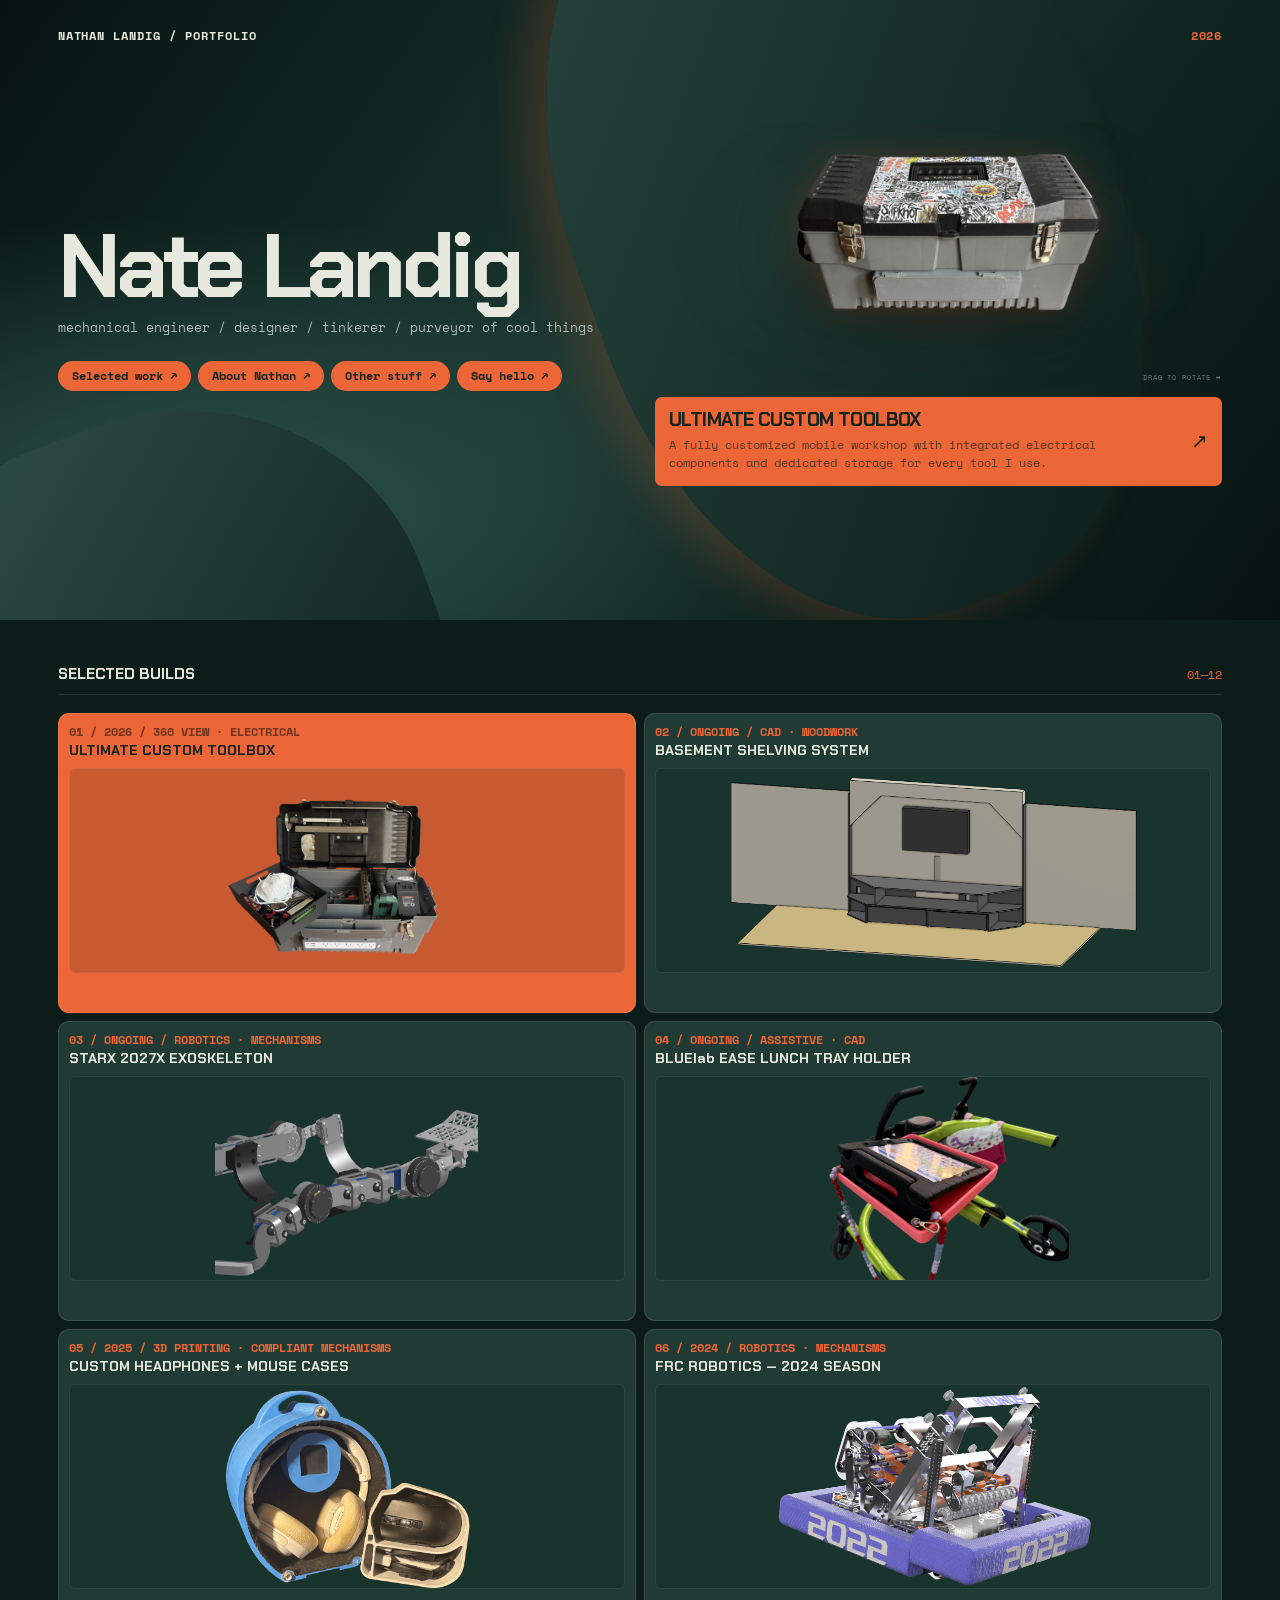
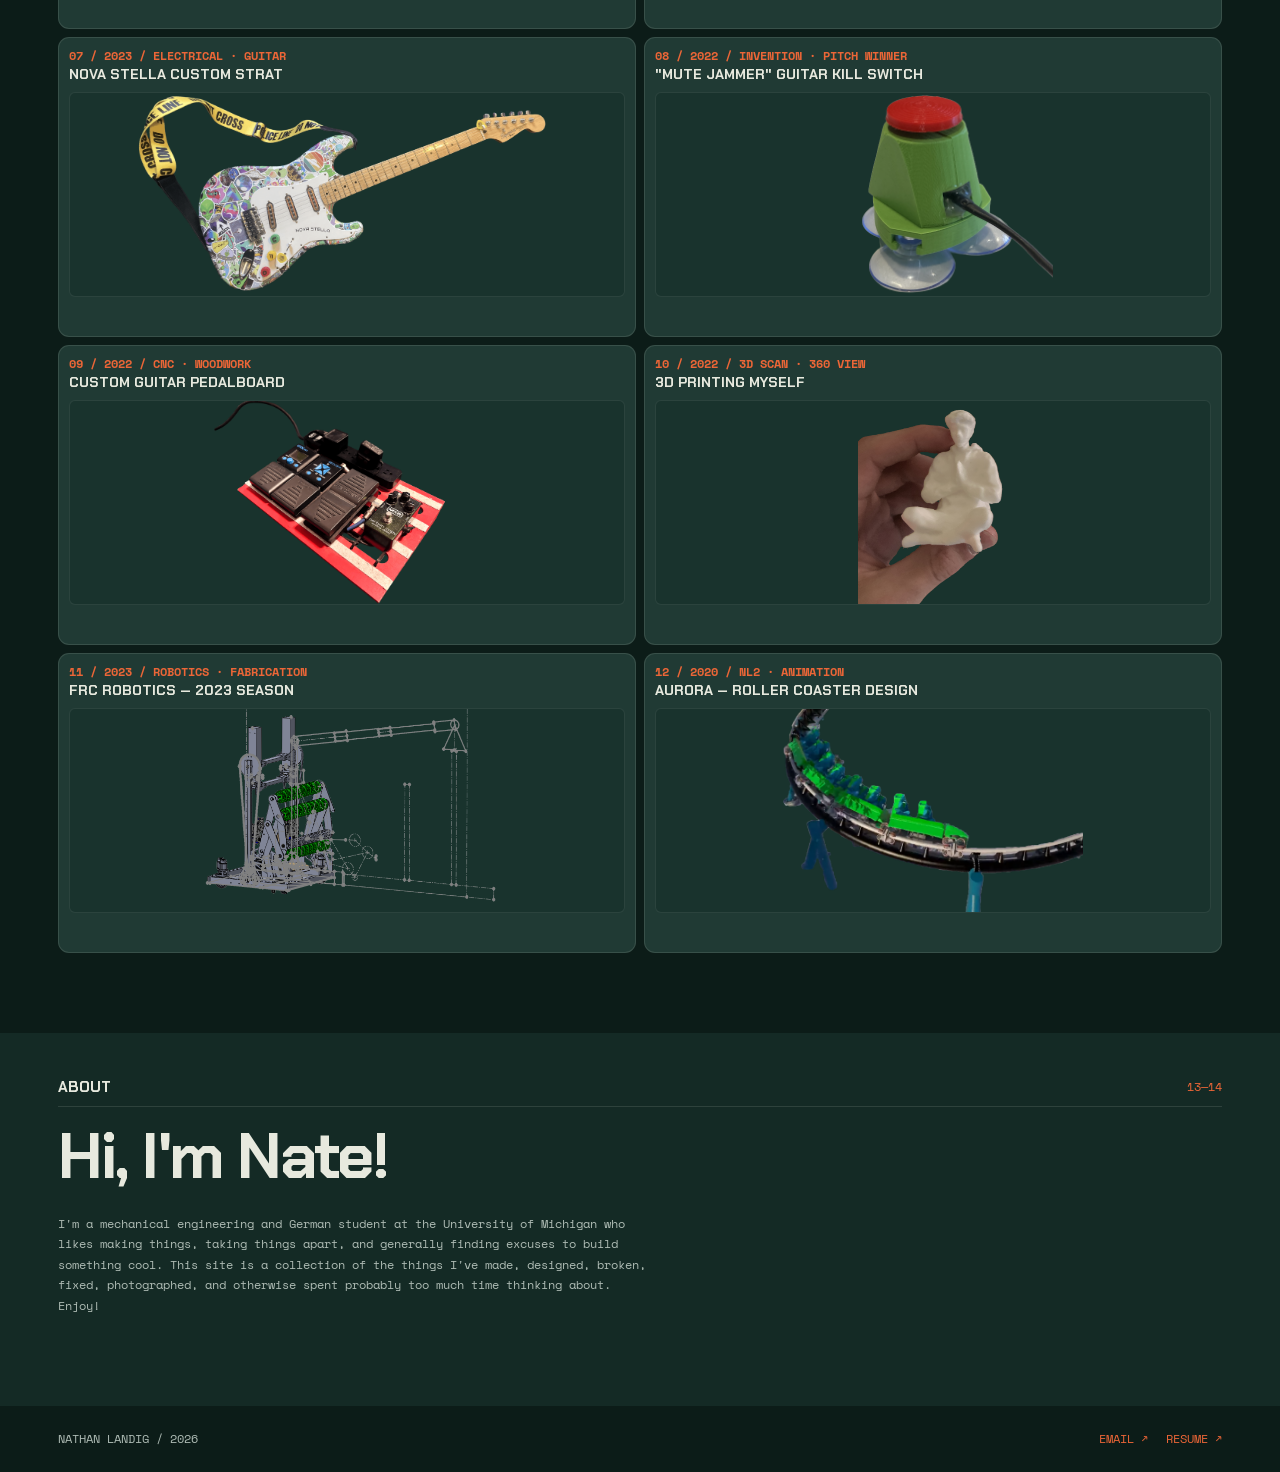
<file: index.html>
<!DOCTYPE html>
<html lang="en">

<head>
    <meta charset="UTF-8">
    <meta name="viewport" content="width=device-width, initial-scale=1.0">

    <link rel="icon" type="image/png" href="favicon.png">

    <title>Nate Landig | Mechanical Engineering Portfolio</title>

    <link rel="preconnect" href="https://fonts.googleapis.com">
    <link rel="preconnect" href="https://fonts.gstatic.com" crossorigin>

    <link
        href="https://fonts.googleapis.com/css2?family=Chakra+Petch:wght@400;500;600;700&family=Space+Mono:wght@400;700&display=swap"
        rel="stylesheet">

    <link rel="stylesheet" href="style.css">
</head>


<body>


    <!-- =====================================
         HERO
         ===================================== -->

    <section class="hero">

        <header class="top-bar">

            <div class="label">
                NATHAN LANDIG / PORTFOLIO
            </div>

            <div class="date">
                2026
            </div>

        </header>


        <div class="hero-layout">


            <!-- LEFT SIDE -->

            <div class="hero-left">

                <div class="hero-text">

                    <h1>Nate Landig</h1>

                    <p>
                        mechanical engineer / designer / tinkerer / purveyor of cool things
                    </p>

                </div>

                <div class="hero-buttons">

                    <a href="#projects" class="button">
                        Selected work ↗
                    </a>

                    <a href="#about" class="button">
                        About Nathan ↗
                    </a>

                    <a href="other.html" class="button">
                        Other stuff ↗
                    </a>

                    <a href="https://mail.google.com/mail/?view=cm&fs=1&to=landig@umich.edu" class="button" target="_blank" rel="noopener noreferrer">Say hello ↗</a>

                </div>

            </div>

           <!-- RIGHT SIDE — FEATURED TOOLBOX -->
            <div class="featured-project">

                <div class="featured-viewer">

                    <div class="featured-glow"></div>

                    <img
                        id="homeViewer"
                        src="images/toolbox/360/pano-01.png"
                        alt="Ultimate Custom Toolbox"
                    >

                    <div class="viewer-hint">
                        DRAG TO ROTATE ↔
                    </div>

                </div>

                <a href="toolbox.html" class="featured-description">

                    <h2>
                        ULTIMATE CUSTOM TOOLBOX
                    </h2>

                    <p>
                        A fully customized mobile workshop with
                        integrated electrical components and dedicated
                        storage for every tool I use.
                    </p>

                    <span class="featured-arrow">↗</span>

                </a>

            </div>

        </div>

    </section>



    <!-- =====================================
         PROJECTS
         ===================================== -->

    <main id="projects" class="projects-section">

        <div class="section-heading">

            <h2>SELECTED BUILDS</h2>

            <span>01—12</span>

        </div>


        <div class="project-grid">


            <!-- 01 TOOLBOX -->

            <a href="toolbox.html" id="toolbox" class="project-card featured">

                <div class="project-meta">
                    01 / 2026 / 360 VIEW · ELECTRICAL
                </div>

                <h3>
                    ULTIMATE CUSTOM TOOLBOX
                </h3>

                <div class="project-image">
                    <img
                        src="images/toolbox/gallery/toolbox-03.png"
                        alt="Ultimate Custom Toolbox"
                    >
                </div>

            </a>


            <!-- 02 BASEMENT -->

            <a href="basement_shelving.html" class="project-card">

                <div class="project-meta">
                    02 / ONGOING / CAD · WOODWORK
                </div>

                <h3>
                    BASEMENT SHELVING SYSTEM
                </h3>

                <div class="project-image">
                    <img
                        src="images/basement_shelving/basement_shelving-01.png"
                        alt="Basement Shelving Project"
                    >
                </div>

            </a>


            <!-- 03 STARX -->

            <a href="starx27.html" class="project-card">

                <div class="project-meta">
                    03 / ONGOING / ROBOTICS · MECHANISMS
                </div>

                <h3>
                    STARX 2027X EXOSKELETON
                </h3>

                <div class="project-image">
                    <img
                        src="images/starx27/starx27-01.png"
                        alt="STARX 2027X Exoskeleton"
                    >
                </div>

            </a>


            <!-- 04 BLUELAB -->

            <a href="bluelab_ease.html" class="project-card">

                <div class="project-meta">
                    04 / ONGOING / ASSISTIVE · CAD
                </div>

                <h3>
                    BLUElab EASE LUNCH TRAY HOLDER
                </h3>

                <div class="project-image">
                    <img
                        src="images/bluelab_ease/bluelab_ease-01.png"
                        alt="BLUElab EASE Lunch Tray Holder"
                    >
                </div>

            </a>


            <!-- 05 HEADPHONE CASES -->

            <a href="cases.html" class="project-card">

                <div class="project-meta">
                    05 / 2025 / 3D PRINTING · COMPLIANT MECHANISMS
                </div>

                <h3>
                    CUSTOM HEADPHONES + MOUSE CASES
                </h3>

                <div class="project-image">
                    <img
                        src="images/cases/cases-01.png"
                        alt="Custom Headphone and Mouse Cases"
                    >
                </div>

            </a>


            <!-- 06 FRC 2024 -->

            <a href="frc2024.html" class="project-card">

                <div class="project-meta">
                    06 / 2024 / ROBOTICS · MECHANISMS
                </div>

                <h3>
                    FRC ROBOTICS — 2024 SEASON
                </h3>

                <div class="project-image">
                    <img
                        src="images/frc2024/frc2024-01.png"
                        alt="FRC Robotics Team 2022 - 2024 Season"
                    >
                </div>

            </a>


            <!-- 07 NOVA STELLA -->

            <a href="nova_stella.html" class="project-card">

                <div class="project-meta">
                    07 / 2023 / ELECTRICAL · GUITAR
                </div>

                <h3>
                    NOVA STELLA CUSTOM STRAT
                </h3>

                <div class="project-image">
                    <img
                        src="images/nova_stella/nova_stella-01.png"
                        alt="Nova Stella Custom Strat"
                    >
                </div>

            </a>


            <!-- 08 MUTE JAMMER -->

            <a href="mute_jammer.html" class="project-card">

                <div class="project-meta">
                    08 / 2022 / INVENTION · PITCH WINNER
                </div>

                <h3>
                    "MUTE JAMMER" GUITAR KILL SWITCH
                </h3>

                <div class="project-image">
                    <img
                        src="images/mute_jammer/mute_jammer-01.png"
                        alt="Mute Jammer"
                    >
                </div>

            </a>


            <!-- 09 PEDALBOARD -->

            <a href="pedalboard.html" class="project-card">

                <div class="project-meta">
                    09 / 2022 / CNC · WOODWORK
                </div>

                <h3>
                    CUSTOM GUITAR PEDALBOARD
                </h3>

                <div class="project-image">
                    <img
                        src="images/pedalboard/pedalboard-01.png"
                        alt="Custom Guitar Pedalboard"
                    >
                </div>

            </a>


            <!-- 10 3D PRINTING MYSELF -->

            <a href="self_print.html" class="project-card">

                <div class="project-meta">
                    10 / 2022 / 3D SCAN · 360 VIEW
                </div>

                <h3>
                    3D PRINTING MYSELF
                </h3>

                <div class="project-image">
                    <img
                        src="images/self_print/self_print-01.png"
                        alt="3D Printing Myself"
                    >
                </div>

            </a>


            <!-- 11 FRC 2023 -->

            <a href="frc2023.html" class="project-card">

                <div class="project-meta">
                    11 / 2023 / ROBOTICS · FABRICATION
                </div>

                <h3>
                    FRC ROBOTICS — 2023 SEASON
                </h3>

                <div class="project-image">
                    <img
                        src="images/frc2023/frc2023-01.png"
                        alt="FRC Robotics Team 2022 - 2023 Season"
                    >
                </div>

            </a>


            <!-- 12 AURORA -->

            <a href="aurora.html" class="project-card">

                <div class="project-meta">
                    12 / 2020 / NL2 · ANIMATION
                </div>

                <h3>
                    AURORA — ROLLER COASTER DESIGN
                </h3>

                <div class="project-image">
                    <img
                        src="images/aurora/aurora-01.png"
                        alt="Roller Coaster Design - Aurora"
                    >
                </div>

            </a>


        </div>

    </main>



    <!-- =====================================
         ABOUT
         ===================================== -->

    <section id="about" class="about-section">

        <div class="section-heading">

            <h2>ABOUT</h2>

            <span>13—14</span>

        </div>


        <div class="about-content">

            <h2>
                Hi, I'm Nate!
            </h2>

            <p>
                I'm a mechanical engineering and German student at the University of Michigan who likes making things, taking 
                things apart, and generally finding excuses to build something cool. This site is a collection of the things 
                I've made, designed, broken, fixed, photographed, and otherwise spent probably too much time thinking about. Enjoy!
            </p>

        </div>

    </section>



    <!-- =====================================
         FOOTER
         ===================================== -->

    <footer id="contact">

        <div>
            NATHAN LANDIG / 2026
        </div>

        <div>

            <a href="https://mail.google.com/mail/?view=cm&fs=1&to=landig@umich.edu" target="_blank" rel="noopener noreferrer">EMAIL ↗</a>

            <a href="resume/Nate_Landig_Resume.pdf" download>
                RESUME ↗
            </a>

        </div>

    </footer>


    <script src="script.js"></script>

</body>

</html>
</file>
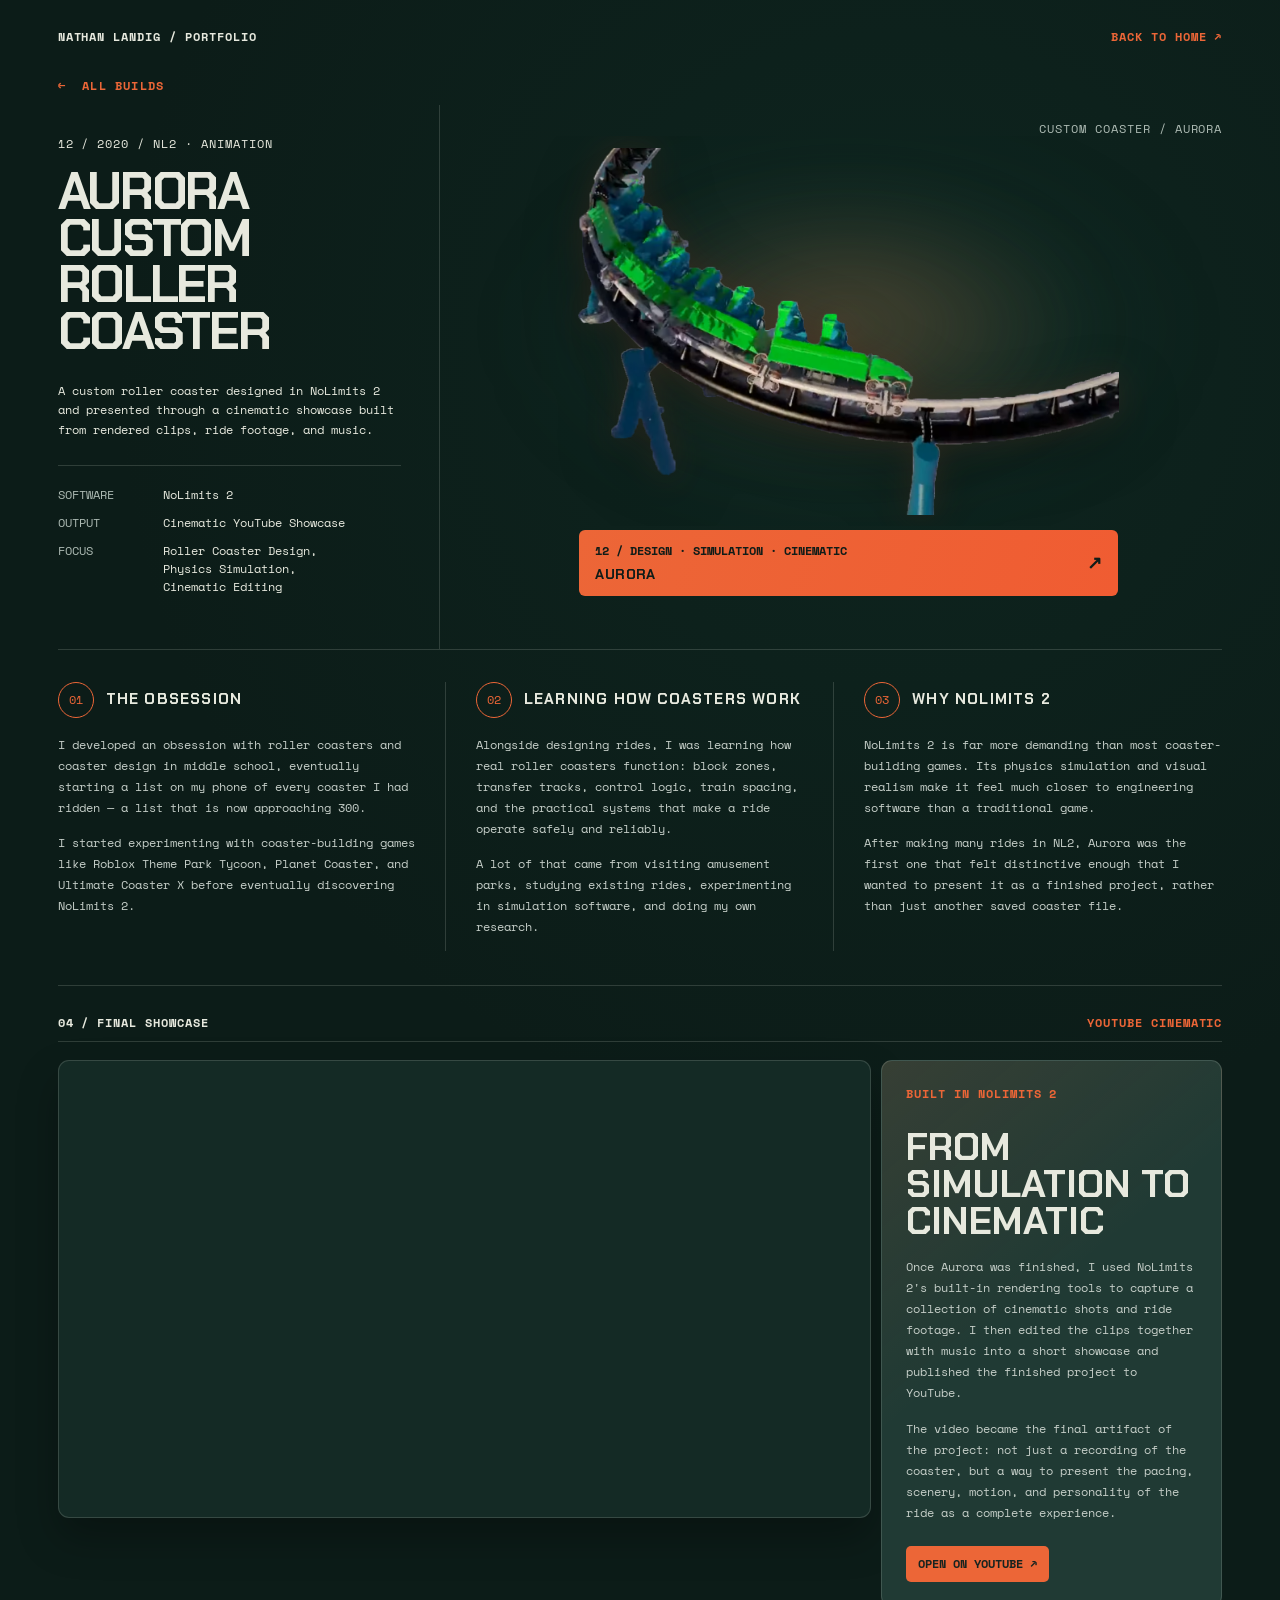
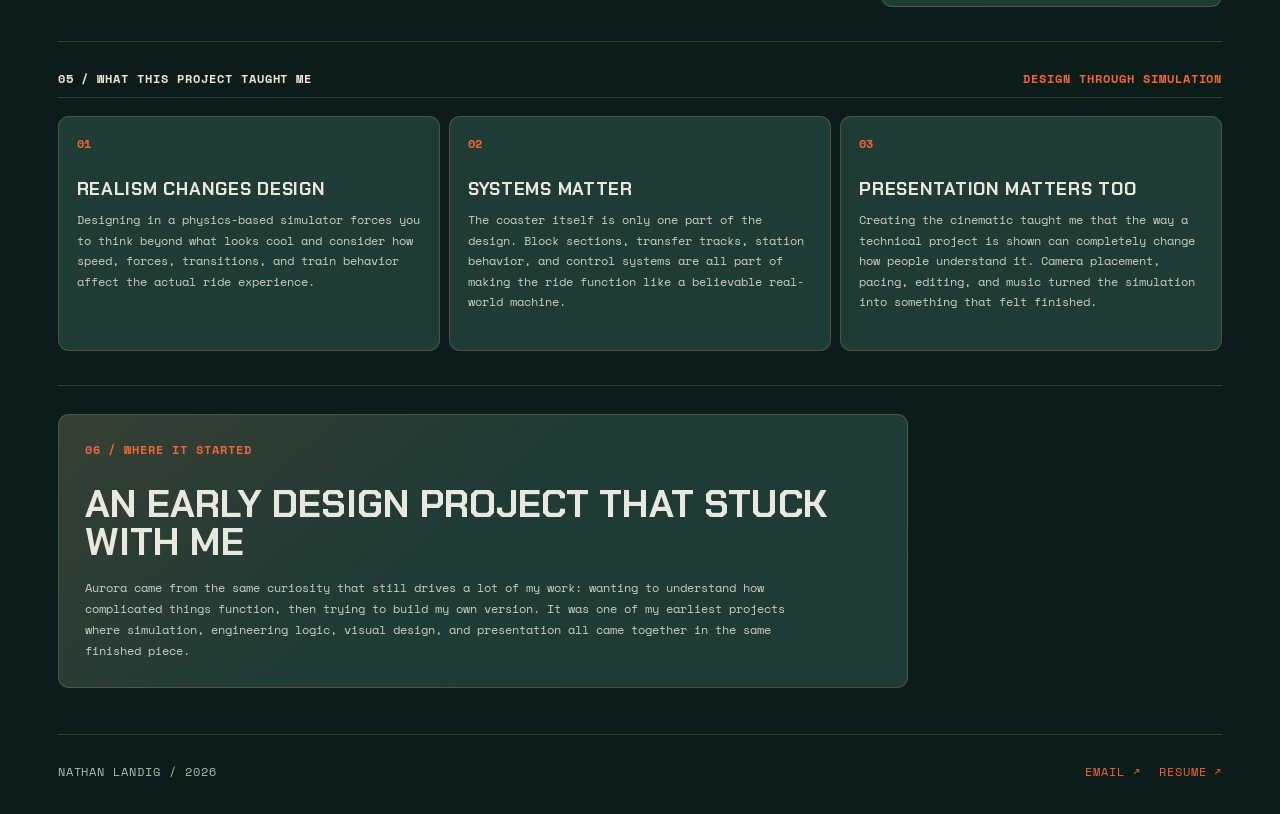
<file: aurora.html>
<!DOCTYPE html>
<html lang="en">
<head>
<meta charset="UTF-8">
<meta name="viewport" content="width=device-width, initial-scale=1.0">
<link rel="icon" type="image/png" href="favicon.png">
<title>Aurora Roller Coaster Design — Nathan Landig</title>

<link rel="preconnect" href="https://fonts.googleapis.com">
<link rel="preconnect" href="https://fonts.gstatic.com" crossorigin>
<link href="https://fonts.googleapis.com/css2?family=Chakra+Petch:wght@400;500;600;700&family=Space+Mono:wght@400;700&display=swap" rel="stylesheet">

<link rel="stylesheet" href="aurora.css">
</head>

<body>

<header class="site-header">
    <div>NATHAN LANDIG / PORTFOLIO</div>
    <a href="index.html">BACK TO HOME ↗</a>
</header>

<main>

<div class="back-link">
    <a href="index.html#projects">← &nbsp;ALL BUILDS</a>
</div>

<section class="project-hero">

    <div class="project-info">
        <div class="project-meta">
            12 / 2020 / NL2 · ANIMATION
        </div>

        <h1>
            AURORA<br>
            CUSTOM<br>
            ROLLER COASTER
        </h1>

        <p class="intro">
            A custom roller coaster designed in NoLimits 2 and presented through
            a cinematic showcase built from rendered clips, ride footage, and music.
        </p>

        <div class="project-specs">
            <div class="spec-row">
                <span>SOFTWARE</span>
                <span>NoLimits 2</span>
            </div>

            <div class="spec-row">
                <span>OUTPUT</span>
                <span>Cinematic YouTube Showcase</span>
            </div>

            <div class="spec-row">
                <span>FOCUS</span>
                <span>
                    Roller Coaster Design,<br>
                    Physics Simulation,<br>
                    Cinematic Editing
                </span>
            </div>
        </div>
    </div>

    <div class="hero-visual">
        <div class="visual-meta">CUSTOM COASTER / AURORA</div>

        <div class="hero-image-stage">
            <div class="glow glow-orange"></div>
            <div class="glow glow-green"></div>

            <img
                src="images/aurora/aurora-01.png"
                alt="Transparent render of the custom roller coaster Aurora banking toward the camera"
                class="hero-image">
        </div>

        <a href="#video" class="project-label">
            <div>
                <span>12 / DESIGN · SIMULATION · CINEMATIC</span>
                <strong>AURORA</strong>
            </div>
            <b>↗</b>
        </a>
    </div>

</section>


<section class="story-grid">

    <article class="story-block">
        <div class="story-heading">
            <span>01</span>
            <h2>THE OBSESSION</h2>
        </div>

        <p>
            I developed an obsession with roller coasters and coaster design in
            middle school, eventually starting a list on my phone of every coaster
            I had ridden — a list that is now approaching 300.
        </p>

        <p>
            I started experimenting with coaster-building games like Roblox Theme
            Park Tycoon, Planet Coaster, and Ultimate Coaster X before eventually
            discovering NoLimits 2.
        </p>
    </article>

    <article class="story-block">
        <div class="story-heading">
            <span>02</span>
            <h2>LEARNING HOW COASTERS WORK</h2>
        </div>

        <p>
            Alongside designing rides, I was learning how real roller coasters
            function: block zones, transfer tracks, control logic, train spacing,
            and the practical systems that make a ride operate safely and reliably.
        </p>

        <p>
            A lot of that came from visiting amusement parks, studying existing
            rides, experimenting in simulation software, and doing my own research.
        </p>
    </article>

    <article class="story-block">
        <div class="story-heading">
            <span>03</span>
            <h2>WHY NOLIMITS 2</h2>
        </div>

        <p>
            NoLimits 2 is far more demanding than most coaster-building games.
            Its physics simulation and visual realism make it feel much closer to
            engineering software than a traditional game.
        </p>

        <p>
            After making many rides in NL2, Aurora was the first one that felt
            distinctive enough that I wanted to present it as a finished project,
            rather than just another saved coaster file.
        </p>
    </article>

</section>


<section id="video" class="video-section">

    <div class="section-topline">
        <span>04 / FINAL SHOWCASE</span>
        <span>YOUTUBE CINEMATIC</span>
    </div>

    <div class="video-shell">

        <div class="video-wrapper">
            <iframe
                src="https://www.youtube-nocookie.com/embed/Ka9F2ySMrD8"
                title="Aurora custom roller coaster cinematic"
                allow="accelerometer; autoplay; clipboard-write; encrypted-media; gyroscope; picture-in-picture; web-share"
                allowfullscreen>
            </iframe>
        </div>

        <div class="video-copy">
            <div class="video-copy-meta">BUILT IN NOLIMITS 2</div>

            <h2>FROM SIMULATION TO CINEMATIC</h2>

            <p>
                Once Aurora was finished, I used NoLimits 2's built-in rendering
                tools to capture a collection of cinematic shots and ride footage.
                I then edited the clips together with music into a short showcase
                and published the finished project to YouTube.
            </p>

            <p>
                The video became the final artifact of the project: not just a
                recording of the coaster, but a way to present the pacing, scenery,
                motion, and personality of the ride as a complete experience.
            </p>

            <a
                class="youtube-link"
                href="https://youtu.be/Ka9F2ySMrD8"
                target="_blank"
                rel="noopener noreferrer">
                OPEN ON YOUTUBE ↗
            </a>
        </div>

    </div>

</section>


<section class="learning-section">

    <div class="section-topline">
        <span>05 / WHAT THIS PROJECT TAUGHT ME</span>
        <span>DESIGN THROUGH SIMULATION</span>
    </div>

    <div class="learning-grid">

        <article class="learning-card">
            <span>01</span>
            <h2>REALISM CHANGES DESIGN</h2>
            <p>
                Designing in a physics-based simulator forces you to think beyond
                what looks cool and consider how speed, forces, transitions, and
                train behavior affect the actual ride experience.
            </p>
        </article>

        <article class="learning-card">
            <span>02</span>
            <h2>SYSTEMS MATTER</h2>
            <p>
                The coaster itself is only one part of the design. Block sections,
                transfer tracks, station behavior, and control systems are all part
                of making the ride function like a believable real-world machine.
            </p>
        </article>

        <article class="learning-card">
            <span>03</span>
            <h2>PRESENTATION MATTERS TOO</h2>
            <p>
                Creating the cinematic taught me that the way a technical project
                is shown can completely change how people understand it. Camera
                placement, pacing, editing, and music turned the simulation into
                something that felt finished.
            </p>
        </article>

    </div>

</section>


<section class="closing-section">

    <div class="closing-card">
        <div class="closing-meta">06 / WHERE IT STARTED</div>

        <h2>AN EARLY DESIGN PROJECT THAT STUCK WITH ME</h2>

        <p>
            Aurora came from the same curiosity that still drives a lot of my work:
            wanting to understand how complicated things function, then trying to
            build my own version. It was one of my earliest projects where simulation,
            engineering logic, visual design, and presentation all came together in
            the same finished piece.
        </p>
    </div>

</section>

</main>


<footer>
    <span>NATHAN LANDIG / 2026</span>

    <div>
        <a href="https://mail.google.com/mail/?view=cm&fs=1&to=landig@umich.edu"
           target="_blank" rel="noopener noreferrer">EMAIL ↗</a>

        <a href="resume/Nate_Landig_Resume.pdf" download>
            RESUME ↗
        </a>
    </div>
</footer>

</body>
</html>
</file>
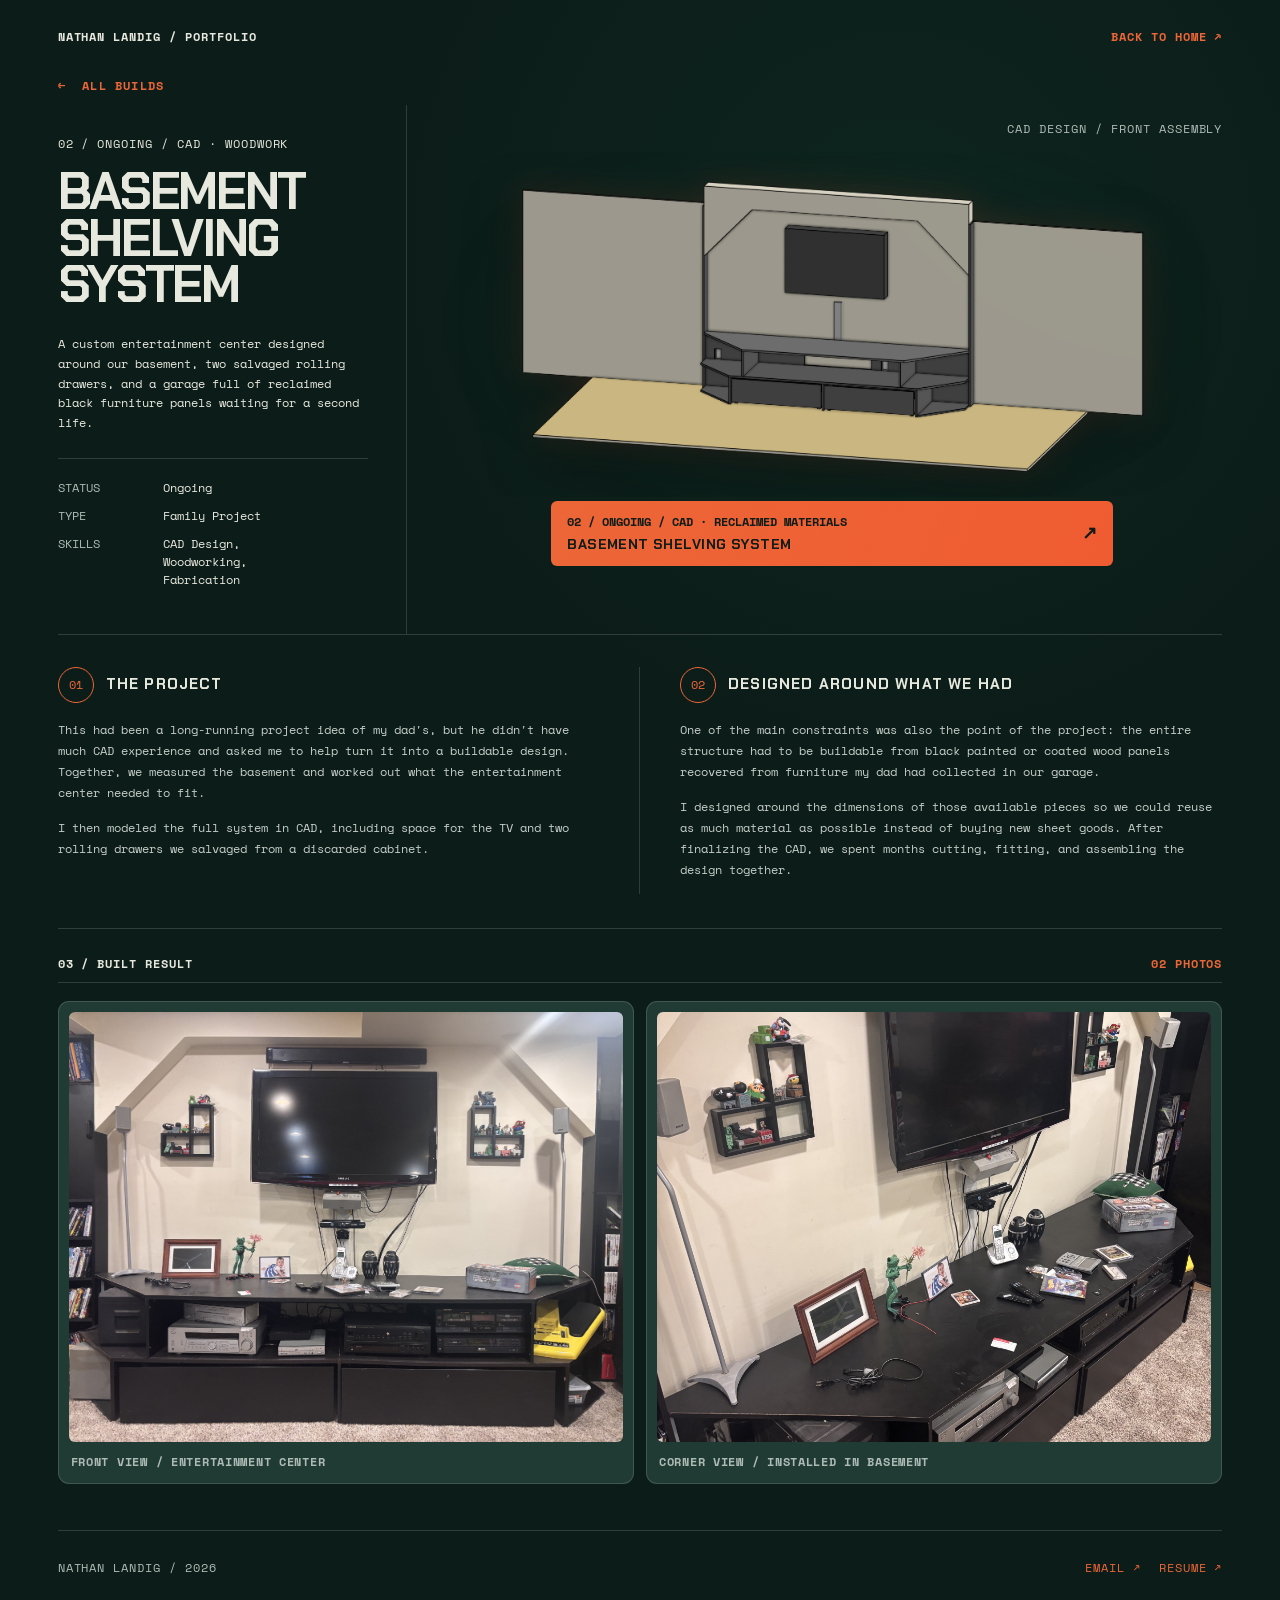
<file: basement_shelving.html>
<!DOCTYPE html>
<html lang="en">
<head>
    <meta charset="UTF-8">
    <meta name="viewport" content="width=device-width, initial-scale=1.0">

    <link rel="icon" type="image/png" href="favicon.png">

    <title>Basement Shelving System — Nathan Landig</title>

    <link rel="preconnect" href="https://fonts.googleapis.com">
    <link rel="preconnect" href="https://fonts.gstatic.com" crossorigin>
    <link href="https://fonts.googleapis.com/css2?family=Chakra+Petch:wght@400;500;600;700&family=Space+Mono:wght@400;700&display=swap" rel="stylesheet">

    <link rel="stylesheet" href="basement_shelving.css">
</head>

<body>

    <!-- HEADER -->
    <header class="site-header">
        <div>NATHAN LANDIG / PORTFOLIO</div>
        <a href="index.html">BACK TO HOME ↗</a>
    </header>

    <main>

        <div class="back-link">
            <a href="index.html#projects">← &nbsp;ALL BUILDS</a>
        </div>

        <!-- HERO -->
        <section class="project-hero">

            <div class="project-info">
                <div class="project-meta">
                    02 / ONGOING / CAD · WOODWORK
                </div>

                <h1>
                    BASEMENT<br>
                    SHELVING<br>
                    SYSTEM
                </h1>

                <p class="intro">
                    A custom entertainment center designed around our basement,
                    two salvaged rolling drawers, and a garage full of reclaimed
                    black furniture panels waiting for a second life.
                </p>

                <div class="project-specs">
                    <div class="spec-row">
                        <span>STATUS</span>
                        <span>Ongoing</span>
                    </div>

                    <div class="spec-row">
                        <span>TYPE</span>
                        <span>Family Project</span>
                    </div>

                    <div class="spec-row">
                        <span>SKILLS</span>
                        <span>
                            CAD Design,<br>
                            Woodworking,<br>
                            Fabrication
                        </span>
                    </div>
                </div>
            </div>

            <div class="hero-visual">
                <div class="visual-meta">CAD DESIGN / FRONT ASSEMBLY</div>

                <div class="hero-image-stage">
                    <div class="glow glow-orange"></div>
                    <div class="glow glow-green"></div>

                    <img
                        src="images/basement_shelving/basement_shelving-01.png"
                        alt="CAD rendering of basement shelving system"
                        class="hero-image">
                </div>

                <a href="#details" class="project-label">
                    <div>
                        <span>02 / ONGOING / CAD · RECLAIMED MATERIALS</span>
                        <strong>BASEMENT SHELVING SYSTEM</strong>
                    </div>
                    <b>↗</b>
                </a>
            </div>

        </section>


        <!-- PROJECT STORY -->
        <section id="details" class="story-grid">

            <article class="story-block">
                <div class="story-heading">
                    <span>01</span>
                    <h2>THE PROJECT</h2>
                </div>

                <p>
                    This had been a long-running project idea of my dad's, but he
                    didn't have much CAD experience and asked me to help turn it
                    into a buildable design. Together, we measured the basement
                    and worked out what the entertainment center needed to fit.
                </p>

                <p>
                    I then modeled the full system in CAD, including space for the
                    TV and two rolling drawers we salvaged from a discarded cabinet.
                </p>
            </article>

            <article class="story-block">
                <div class="story-heading">
                    <span>02</span>
                    <h2>DESIGNED AROUND WHAT WE HAD</h2>
                </div>

                <p>
                    One of the main constraints was also the point of the project:
                    the entire structure had to be buildable from black painted or
                    coated wood panels recovered from furniture my dad had collected
                    in our garage.
                </p>

                <p>
                    I designed around the dimensions of those available pieces so we
                    could reuse as much material as possible instead of buying new
                    sheet goods. After finalizing the CAD, we spent months cutting,
                    fitting, and assembling the design together.
                </p>
            </article>

        </section>


        <!-- PHOTO SECTION -->
        <section class="gallery-section">
            <div class="section-topline">
                <span>03 / BUILT RESULT</span>
                <span>02 PHOTOS</span>
            </div>

            <div class="photo-grid">
                <figure class="photo-card">
                    <img
                        src="images/basement_shelving/basement_shelving-02.jpg"
                        alt="Front view of completed basement entertainment center">
                    <figcaption>FRONT VIEW / ENTERTAINMENT CENTER</figcaption>
                </figure>

                <figure class="photo-card">
                    <img
                        src="images/basement_shelving/basement_shelving-03.jpg"
                        alt="Corner view of completed basement entertainment center">
                    <figcaption>CORNER VIEW / INSTALLED IN BASEMENT</figcaption>
                </figure>
            </div>
        </section>

    </main>

    <footer>
        <span>NATHAN LANDIG / 2026</span>

        <div>
            <a href="https://mail.google.com/mail/?view=cm&fs=1&to=landig@umich.edu" target="_blank" rel="noopener noreferrer">EMAIL ↗</a>
            <a href="resume/Nate_Landig_Resume.pdf" download>RESUME ↗</a>
        </div>
    </footer>

</body>
</html>
</file>
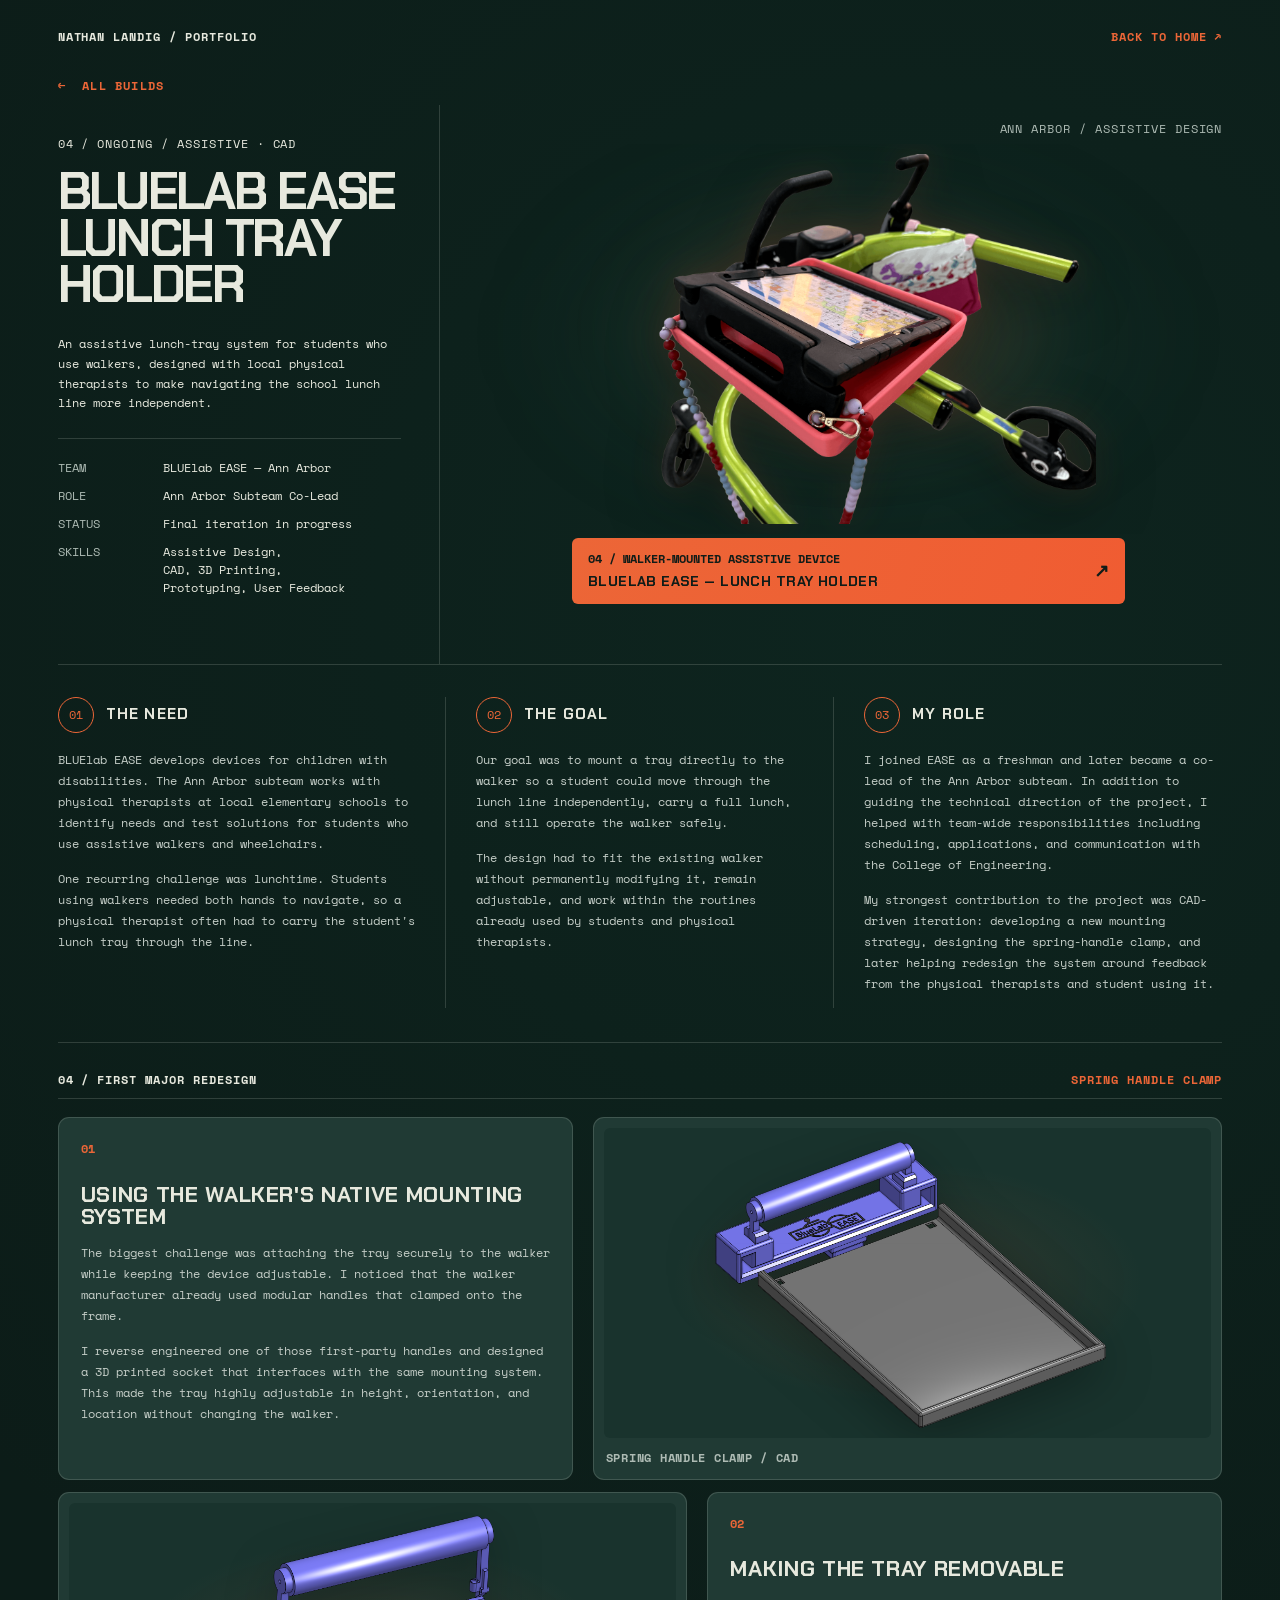
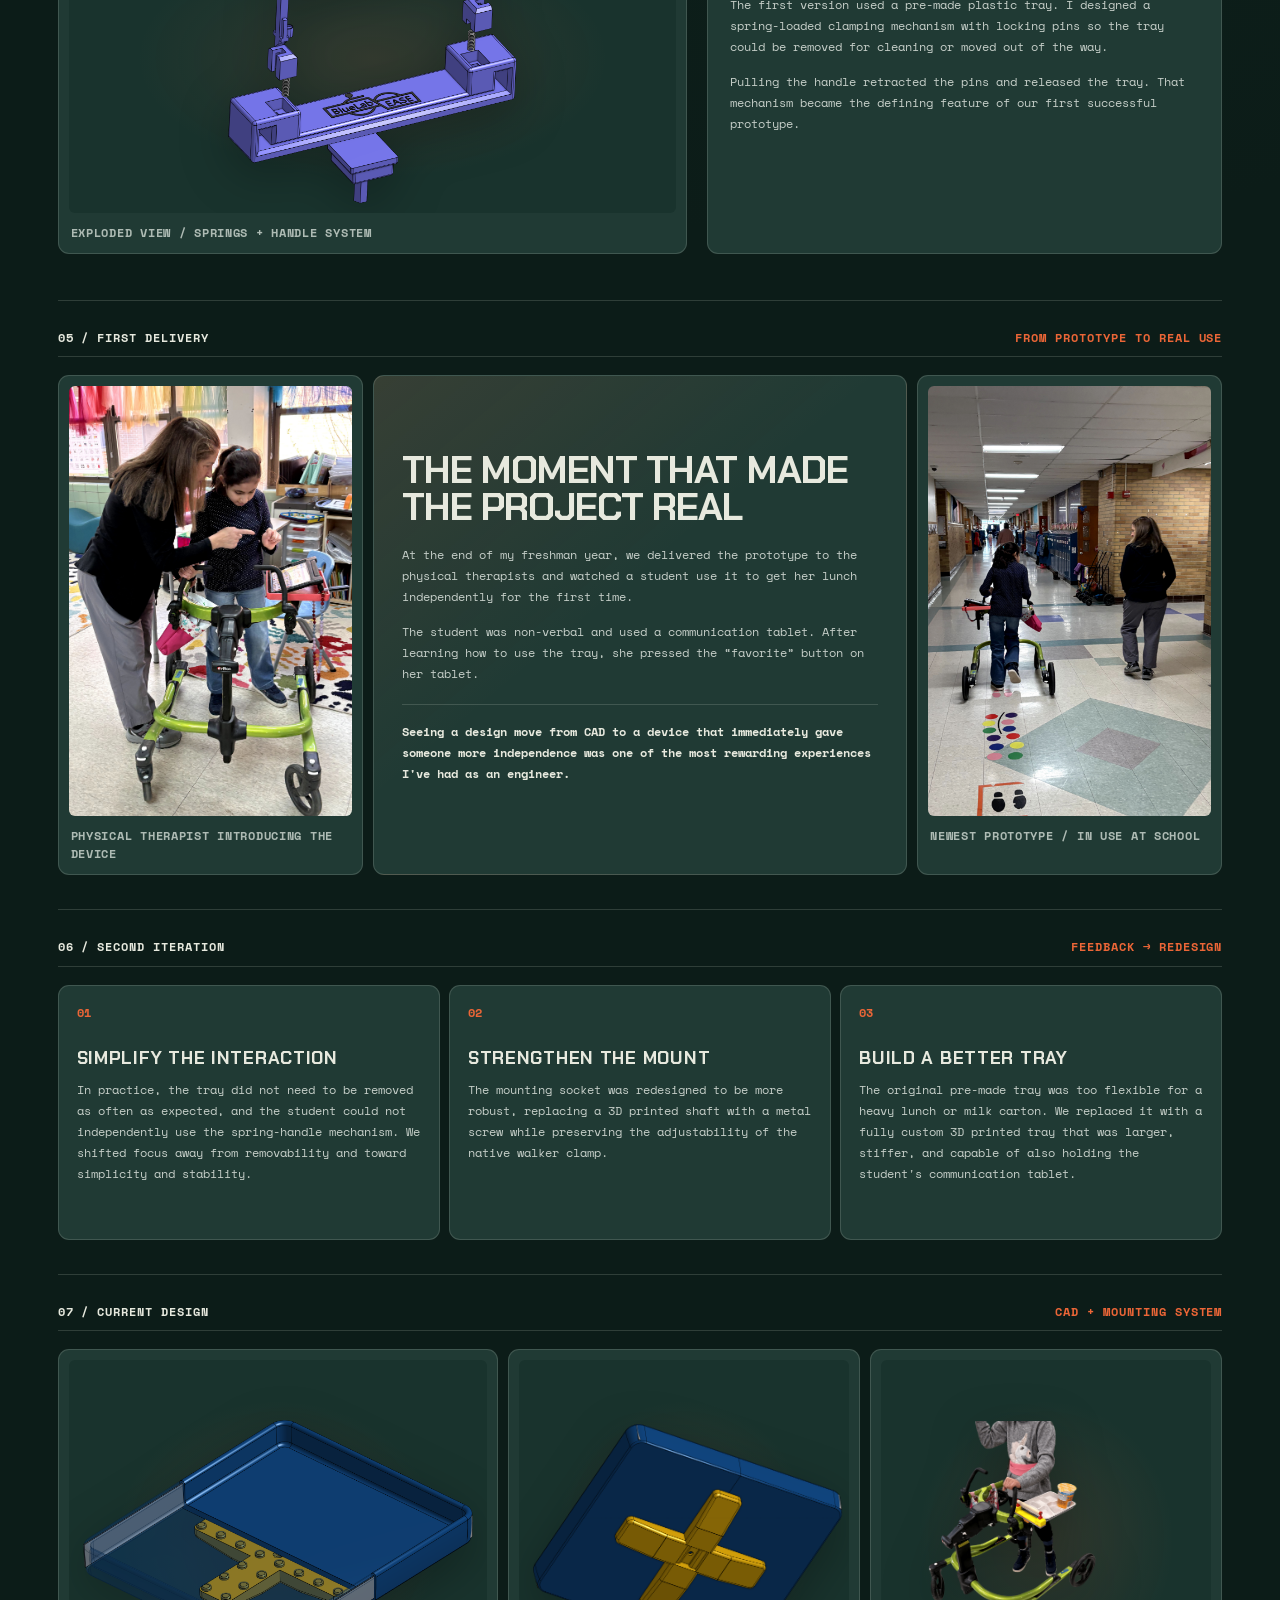
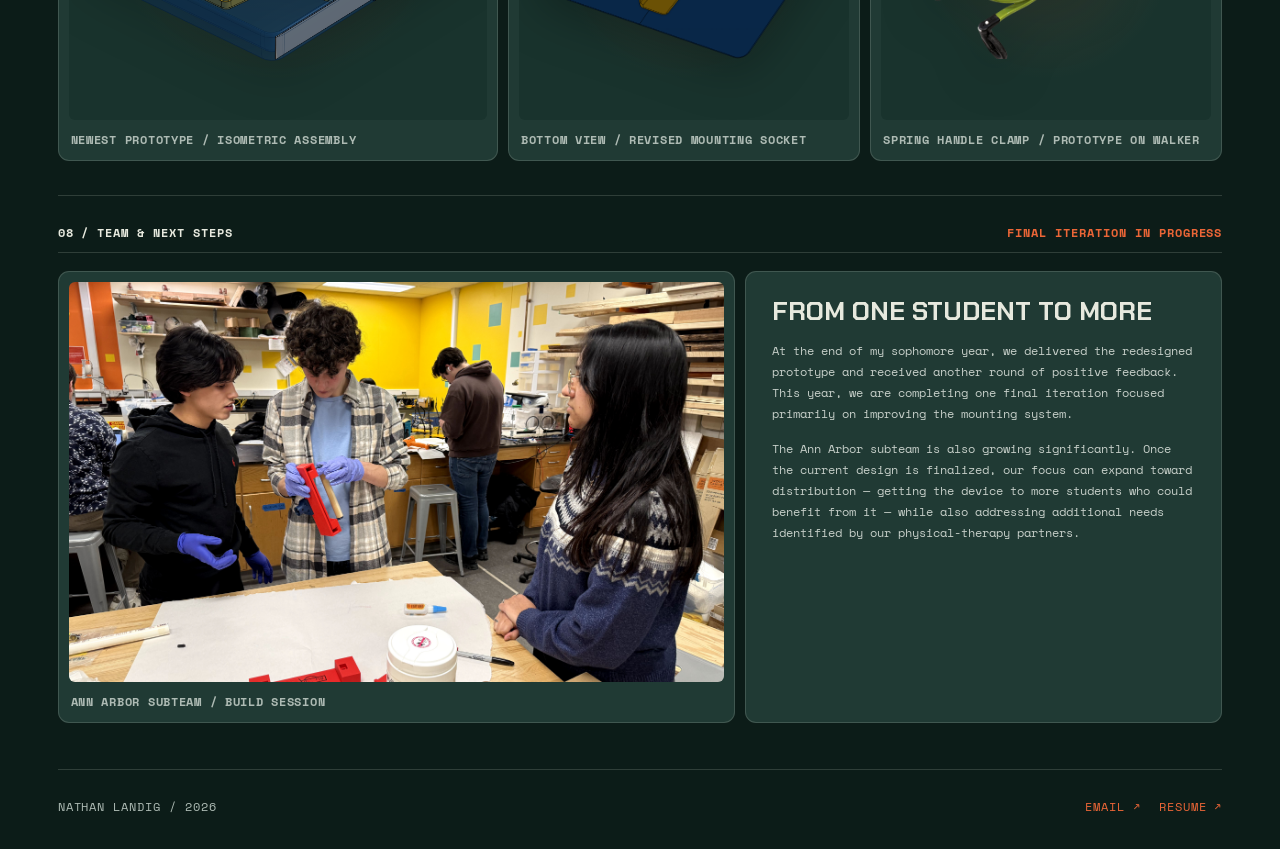
<file: bluelab_ease.html>
<!DOCTYPE html>
<html lang="en">
<head>
    <meta charset="UTF-8">
    <meta name="viewport" content="width=device-width, initial-scale=1.0">
    <link rel="icon" type="image/png" href="favicon.png">
    <title>BLUElab EASE Lunch Tray Holder — Nathan Landig</title>
    <link rel="preconnect" href="https://fonts.googleapis.com">
    <link rel="preconnect" href="https://fonts.gstatic.com" crossorigin>
    <link href="https://fonts.googleapis.com/css2?family=Chakra+Petch:wght@400;500;600;700&family=Space+Mono:wght@400;700&display=swap" rel="stylesheet">
    <link rel="stylesheet" href="bluelab_ease.css">
</head>
<body>
<header class="site-header"><div>NATHAN LANDIG / PORTFOLIO</div><a href="index.html">BACK TO HOME ↗</a></header>
<main>
<div class="back-link"><a href="index.html#projects">← &nbsp;ALL BUILDS</a></div>
<section class="project-hero">
  <div class="project-info">
    <div class="project-meta">04 / ONGOING / ASSISTIVE · CAD</div>
    <h1>BLUELAB EASE<br>LUNCH TRAY<br>HOLDER</h1>
    <p class="intro">An assistive lunch-tray system for students who use walkers, designed with local physical therapists to make navigating the school lunch line more independent.</p>
    <div class="project-specs">
      <div class="spec-row"><span>TEAM</span><span>BLUElab EASE — Ann Arbor</span></div>
      <div class="spec-row"><span>ROLE</span><span>Ann Arbor Subteam Co-Lead</span></div>
      <div class="spec-row"><span>STATUS</span><span>Final iteration in progress</span></div>
      <div class="spec-row"><span>SKILLS</span><span>Assistive Design,<br>CAD, 3D Printing,<br>Prototyping, User Feedback</span></div>
    </div>
  </div>
  <div class="hero-visual">
    <div class="visual-meta">ANN ARBOR / ASSISTIVE DESIGN</div>
    <div class="hero-image-stage"><div class="glow glow-orange"></div><div class="glow glow-green"></div><img src="images/bluelab_ease/bluelab_ease-01.png" alt="Newest BLUElab EASE lunch tray holder prototype mounted to a walker and holding a communication tablet" class="hero-image"></div>
    <a href="#details" class="project-label"><div><span>04 / WALKER-MOUNTED ASSISTIVE DEVICE</span><strong>BLUELAB EASE — LUNCH TRAY HOLDER</strong></div><b>↗</b></a>
  </div>
</section>

<section id="details" class="story-grid">
  <article class="story-block"><div class="story-heading"><span>01</span><h2>THE NEED</h2></div><p>BLUElab EASE develops devices for children with disabilities. The Ann Arbor subteam works with physical therapists at local elementary schools to identify needs and test solutions for students who use assistive walkers and wheelchairs.</p><p>One recurring challenge was lunchtime. Students using walkers needed both hands to navigate, so a physical therapist often had to carry the student's lunch tray through the line.</p></article>
  <article class="story-block"><div class="story-heading"><span>02</span><h2>THE GOAL</h2></div><p>Our goal was to mount a tray directly to the walker so a student could move through the lunch line independently, carry a full lunch, and still operate the walker safely.</p><p>The design had to fit the existing walker without permanently modifying it, remain adjustable, and work within the routines already used by students and physical therapists.</p></article>
  <article class="story-block"><div class="story-heading"><span>03</span><h2>MY ROLE</h2></div><p>I joined EASE as a freshman and later became a co-lead of the Ann Arbor subteam. In addition to guiding the technical direction of the project, I helped with team-wide responsibilities including scheduling, applications, and communication with the College of Engineering.</p><p>My strongest contribution to the project was CAD-driven iteration: developing a new mounting strategy, designing the spring-handle clamp, and later helping redesign the system around feedback from the physical therapists and student using it.</p></article>
</section>

<section class="feature-section">
  <div class="section-topline"><span>04 / FIRST MAJOR REDESIGN</span><span>SPRING HANDLE CLAMP</span></div>
  <div class="feature-layout">
    <div class="feature-copy"><div class="feature-number">01</div><h2>USING THE WALKER'S NATIVE MOUNTING SYSTEM</h2><p>The biggest challenge was attaching the tray securely to the walker while keeping the device adjustable. I noticed that the walker manufacturer already used modular handles that clamped onto the frame.</p><p>I reverse engineered one of those first-party handles and designed a 3D printed socket that interfaces with the same mounting system. This made the tray highly adjustable in height, orientation, and location without changing the walker.</p></div>
    <figure class="feature-image-card"><div class="image-stage"><img src="images/bluelab_ease/bluelab_ease-06.png" alt="CAD rendering of the spring handle clamp"></div><figcaption>SPRING HANDLE CLAMP / CAD</figcaption></figure>
  </div>
  <div class="feature-layout reverse">
    <figure class="feature-image-card"><div class="image-stage"><img src="images/bluelab_ease/bluelab_ease-07.png" alt="Exploded CAD rendering showing the spring and handle mechanism"></div><figcaption>EXPLODED VIEW / SPRINGS + HANDLE SYSTEM</figcaption></figure>
    <div class="feature-copy"><div class="feature-number">02</div><h2>MAKING THE TRAY REMOVABLE</h2><p>The first version used a pre-made plastic tray. I designed a spring-loaded clamping mechanism with locking pins so the tray could be removed for cleaning or moved out of the way.</p><p>Pulling the handle retracted the pins and released the tray. That mechanism became the defining feature of our first successful prototype.</p></div>
  </div>
</section>

<section class="impact-section">
  <div class="section-topline"><span>05 / FIRST DELIVERY</span><span>FROM PROTOTYPE TO REAL USE</span></div>
  <div class="impact-grid">
    <figure class="impact-photo"><img src="images/bluelab_ease/bluelab_ease-09.jpg" alt="Physical therapist introducing the lunch tray holder to a student"><figcaption>PHYSICAL THERAPIST INTRODUCING THE DEVICE</figcaption></figure>
    <div class="impact-copy"><h2>THE MOMENT THAT MADE THE PROJECT REAL</h2><p>At the end of my freshman year, we delivered the prototype to the physical therapists and watched a student use it to get her lunch independently for the first time.</p><p>The student was non-verbal and used a communication tablet. After learning how to use the tray, she pressed the “favorite” button on her tablet.</p><p class="impact-highlight">Seeing a design move from CAD to a device that immediately gave someone more independence was one of the most rewarding experiences I've had as an engineer.</p></div>
    <figure class="impact-photo"><img src="images/bluelab_ease/bluelab_ease-08.jpg" alt="Student walking through a school hallway using the walker with the newest tray prototype attached"><figcaption>NEWEST PROTOTYPE / IN USE AT SCHOOL</figcaption></figure>
  </div>
</section>

<section class="iteration-section">
  <div class="section-topline"><span>06 / SECOND ITERATION</span><span>FEEDBACK → REDESIGN</span></div>
  <div class="iteration-grid">
    <article class="iteration-card"><span>01</span><h2>SIMPLIFY THE INTERACTION</h2><p>In practice, the tray did not need to be removed as often as expected, and the student could not independently use the spring-handle mechanism. We shifted focus away from removability and toward simplicity and stability.</p></article>
    <article class="iteration-card"><span>02</span><h2>STRENGTHEN THE MOUNT</h2><p>The mounting socket was redesigned to be more robust, replacing a 3D printed shaft with a metal screw while preserving the adjustability of the native walker clamp.</p></article>
    <article class="iteration-card"><span>03</span><h2>BUILD A BETTER TRAY</h2><p>The original pre-made tray was too flexible for a heavy lunch or milk carton. We replaced it with a fully custom 3D printed tray that was larger, stiffer, and capable of also holding the student's communication tablet.</p></article>
  </div>
</section>

<section class="detail-section">
  <div class="section-topline"><span>07 / CURRENT DESIGN</span><span>CAD + MOUNTING SYSTEM</span></div>
  <div class="detail-grid">
    <figure class="detail-card"><div class="image-stage"><img src="images/bluelab_ease/bluelab_ease-02.png" alt="Isometric CAD rendering of the newest lunch tray holder prototype"></div><figcaption>NEWEST PROTOTYPE / ISOMETRIC ASSEMBLY</figcaption></figure>
    <figure class="detail-card"><div class="image-stage"><img src="images/bluelab_ease/bluelab_ease-05.png" alt="Bottom CAD view of the newest lunch tray holder showing the mounting socket"></div><figcaption>BOTTOM VIEW / REVISED MOUNTING SOCKET</figcaption></figure>
    <figure class="detail-card"><div class="image-stage"><img src="images/bluelab_ease/bluelab_ease-03.png" alt="Spring handle clamp prototype mounted on the walker"></div><figcaption>SPRING HANDLE CLAMP / PROTOTYPE ON WALKER</figcaption></figure>
  </div>
</section>

<section class="team-section">
  <div class="section-topline"><span>08 / TEAM & NEXT STEPS</span><span>FINAL ITERATION IN PROGRESS</span></div>
  <div class="team-grid">
    <figure class="team-photo"><img src="images/bluelab_ease/bluelab_ease-10.jpg" alt="BLUElab EASE Ann Arbor team working together on the spring handle clamp prototype"><figcaption>ANN ARBOR SUBTEAM / BUILD SESSION</figcaption></figure>
    <div class="team-copy"><h2>FROM ONE STUDENT TO MORE</h2><p>At the end of my sophomore year, we delivered the redesigned prototype and received another round of positive feedback. This year, we are completing one final iteration focused primarily on improving the mounting system.</p><p>The Ann Arbor subteam is also growing significantly. Once the current design is finalized, our focus can expand toward distribution — getting the device to more students who could benefit from it — while also addressing additional needs identified by our physical-therapy partners.</p></div>
  </div>
</section>
</main>
<footer><span>NATHAN LANDIG / 2026</span><div><a href="https://mail.google.com/mail/?view=cm&fs=1&to=landig@umich.edu" target="_blank" rel="noopener noreferrer">EMAIL ↗</a><a href="resume/Nate_Landig_Resume.pdf" download>RESUME ↗</a></div></footer>
</body>
</html>
</file>
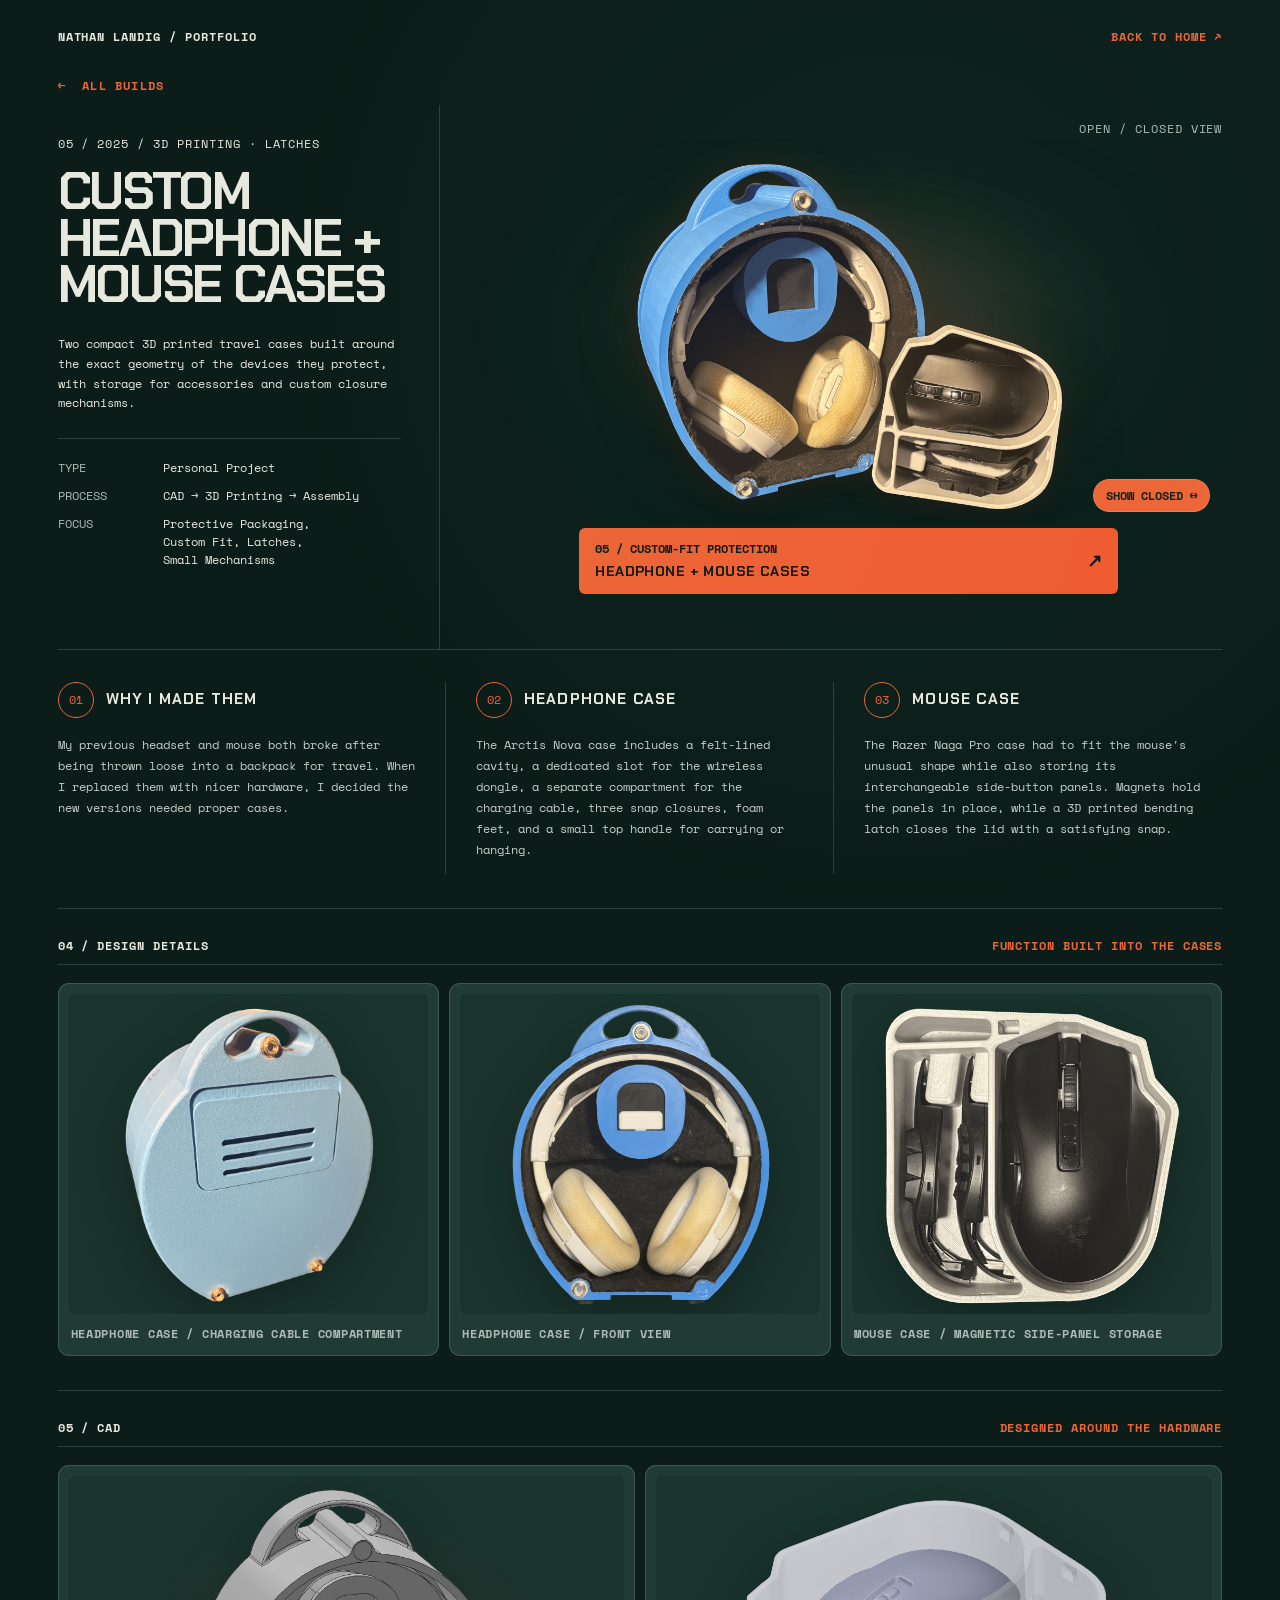
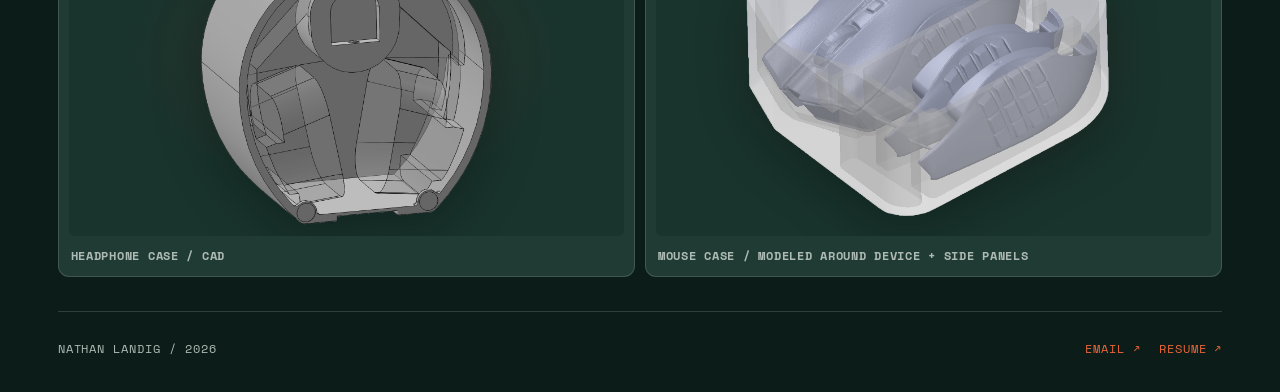
<file: cases.html>
<!DOCTYPE html>
<html lang="en">
<head>
    <meta charset="UTF-8">
    <meta name="viewport" content="width=device-width, initial-scale=1.0">

    <link rel="icon" type="image/png" href="favicon.png">

    <title>Custom Headphone + Mouse Cases — Nathan Landig</title>

    <link rel="preconnect" href="https://fonts.googleapis.com">
    <link rel="preconnect" href="https://fonts.gstatic.com" crossorigin>
    <link href="https://fonts.googleapis.com/css2?family=Chakra+Petch:wght@400;500;600;700&family=Space+Mono:wght@400;700&display=swap" rel="stylesheet">

    <link rel="stylesheet" href="cases.css">
</head>

<body>

    <!-- HEADER -->
    <header class="site-header">
        <div>NATHAN LANDIG / PORTFOLIO</div>
        <a href="index.html">BACK TO HOME ↗</a>
    </header>

    <main>

        <div class="back-link">
            <a href="index.html#projects">← &nbsp;ALL BUILDS</a>
        </div>

        <!-- HERO -->
        <section class="project-hero">

            <div class="project-info">
                <div class="project-meta">
                    05 / 2025 / 3D PRINTING · LATCHES
                </div>

                <h1>
                    CUSTOM<br>
                    HEADPHONE +<br>
                    MOUSE CASES
                </h1>

                <p class="intro">
                    Two compact 3D printed travel cases built around the exact
                    geometry of the devices they protect, with storage for
                    accessories and custom closure mechanisms.
                </p>

                <div class="project-specs">
                    <div class="spec-row">
                        <span>TYPE</span>
                        <span>Personal Project</span>
                    </div>

                    <div class="spec-row">
                        <span>PROCESS</span>
                        <span>CAD → 3D Printing → Assembly</span>
                    </div>

                    <div class="spec-row">
                        <span>FOCUS</span>
                        <span>
                            Protective Packaging,<br>
                            Custom Fit, Latches,<br>
                            Small Mechanisms
                        </span>
                    </div>
                </div>
            </div>

            <div class="hero-visual">
                <div class="visual-meta">OPEN / CLOSED VIEW</div>

                <div class="hero-swap" id="caseSwap">
                    <div class="glow glow-orange"></div>
                    <div class="glow glow-green"></div>

                    <img
                        src="images/cases/cases-01.png"
                        alt="Headphone and mouse cases shown open"
                        class="hero-image hero-open active">

                    <img
                        src="images/cases/cases-02.png"
                        alt="Headphone and mouse cases shown closed"
                        class="hero-image hero-closed">

                    <button class="swap-button" type="button" id="swapButton">
                        SHOW CLOSED ↔
                    </button>
                </div>

                <a href="#details" class="project-label">
                    <div>
                        <span>05 / CUSTOM-FIT PROTECTION</span>
                        <strong>HEADPHONE + MOUSE CASES</strong>
                    </div>
                    <b>↗</b>
                </a>
            </div>

        </section>


        <!-- STORY -->
        <section id="details" class="story-grid">

            <article class="story-block">
                <div class="story-heading">
                    <span>01</span>
                    <h2>WHY I MADE THEM</h2>
                </div>

                <p>
                    My previous headset and mouse both broke after being thrown
                    loose into a backpack for travel. When I replaced them with
                    nicer hardware, I decided the new versions needed proper cases.
                </p>
            </article>

            <article class="story-block">
                <div class="story-heading">
                    <span>02</span>
                    <h2>HEADPHONE CASE</h2>
                </div>

                <p>
                    The Arctis Nova case includes a felt-lined cavity, a dedicated
                    slot for the wireless dongle, a separate compartment for the
                    charging cable, three snap closures, foam feet, and a small
                    top handle for carrying or hanging.
                </p>
            </article>

            <article class="story-block">
                <div class="story-heading">
                    <span>03</span>
                    <h2>MOUSE CASE</h2>
                </div>

                <p>
                    The Razer Naga Pro case had to fit the mouse's unusual shape
                    while also storing its interchangeable side-button panels.
                    Magnets hold the panels in place, while a 3D printed bending
                    latch closes the lid with a satisfying snap.
                </p>
            </article>

        </section>


        <!-- DETAILS -->
        <section class="detail-section">

            <div class="section-topline">
                <span>04 / DESIGN DETAILS</span>
                <span>FUNCTION BUILT INTO THE CASES</span>
            </div>

            <div class="detail-grid">

                <figure class="detail-card">
                    <div class="image-stage">
                        <img
                            src="images/cases/cases-03.png"
                            alt="Back side of headphone case showing sliding charging cable compartment">
                    </div>
                    <figcaption>HEADPHONE CASE / CHARGING CABLE COMPARTMENT</figcaption>
                </figure>

                <figure class="detail-card">
                    <div class="image-stage">
                        <img
                            src="images/cases/cases-04.png"
                            alt="Front view of custom headphone case">
                    </div>
                    <figcaption>HEADPHONE CASE / FRONT VIEW</figcaption>
                </figure>

                <figure class="detail-card">
                    <div class="image-stage">
                        <img
                            src="images/cases/cases-05.png"
                            alt="Front view of custom mouse case">
                    </div>
                    <figcaption>MOUSE CASE / MAGNETIC SIDE-PANEL STORAGE</figcaption>
                </figure>

            </div>

        </section>


        <!-- CAD -->
        <section class="cad-section">

            <div class="section-topline">
                <span>05 / CAD</span>
                <span>DESIGNED AROUND THE HARDWARE</span>
            </div>

            <div class="cad-grid">

                <figure class="cad-card">
                    <div class="image-stage cad-stage">
                        <img
                            src="images/cases/cases-06.png"
                            alt="CAD view of the custom headphone case">
                    </div>
                    <figcaption>HEADPHONE CASE / CAD</figcaption>
                </figure>

                <figure class="cad-card">
                    <div class="image-stage cad-stage">
                        <img
                            src="images/cases/cases-07.png"
                            alt="CAD view of mouse case showing mouse and interchangeable side panels">
                    </div>
                    <figcaption>MOUSE CASE / MODELED AROUND DEVICE + SIDE PANELS</figcaption>
                </figure>

            </div>

        </section>

    </main>


    <!-- FOOTER -->
    <footer>
        <span>NATHAN LANDIG / 2026</span>

        <div>
            <a href="https://mail.google.com/mail/?view=cm&fs=1&to=landig@umich.edu" target="_blank" rel="noopener noreferrer">EMAIL ↗</a>
            <a href="resume/Nate_Landig_Resume.pdf" download>RESUME ↗</a>
        </div>
    </footer>

    <script>
        const swap = document.getElementById("caseSwap");
        const button = document.getElementById("swapButton");
        const openImage = swap.querySelector(".hero-open");
        const closedImage = swap.querySelector(".hero-closed");

        let showingOpen = true;

        button.addEventListener("click", () => {
            showingOpen = !showingOpen;

            openImage.classList.toggle("active", showingOpen);
            closedImage.classList.toggle("active", !showingOpen);

            button.textContent =
                showingOpen ? "SHOW CLOSED ↔" : "SHOW OPEN ↔";
        });
    </script>

</body>
</html>
</file>
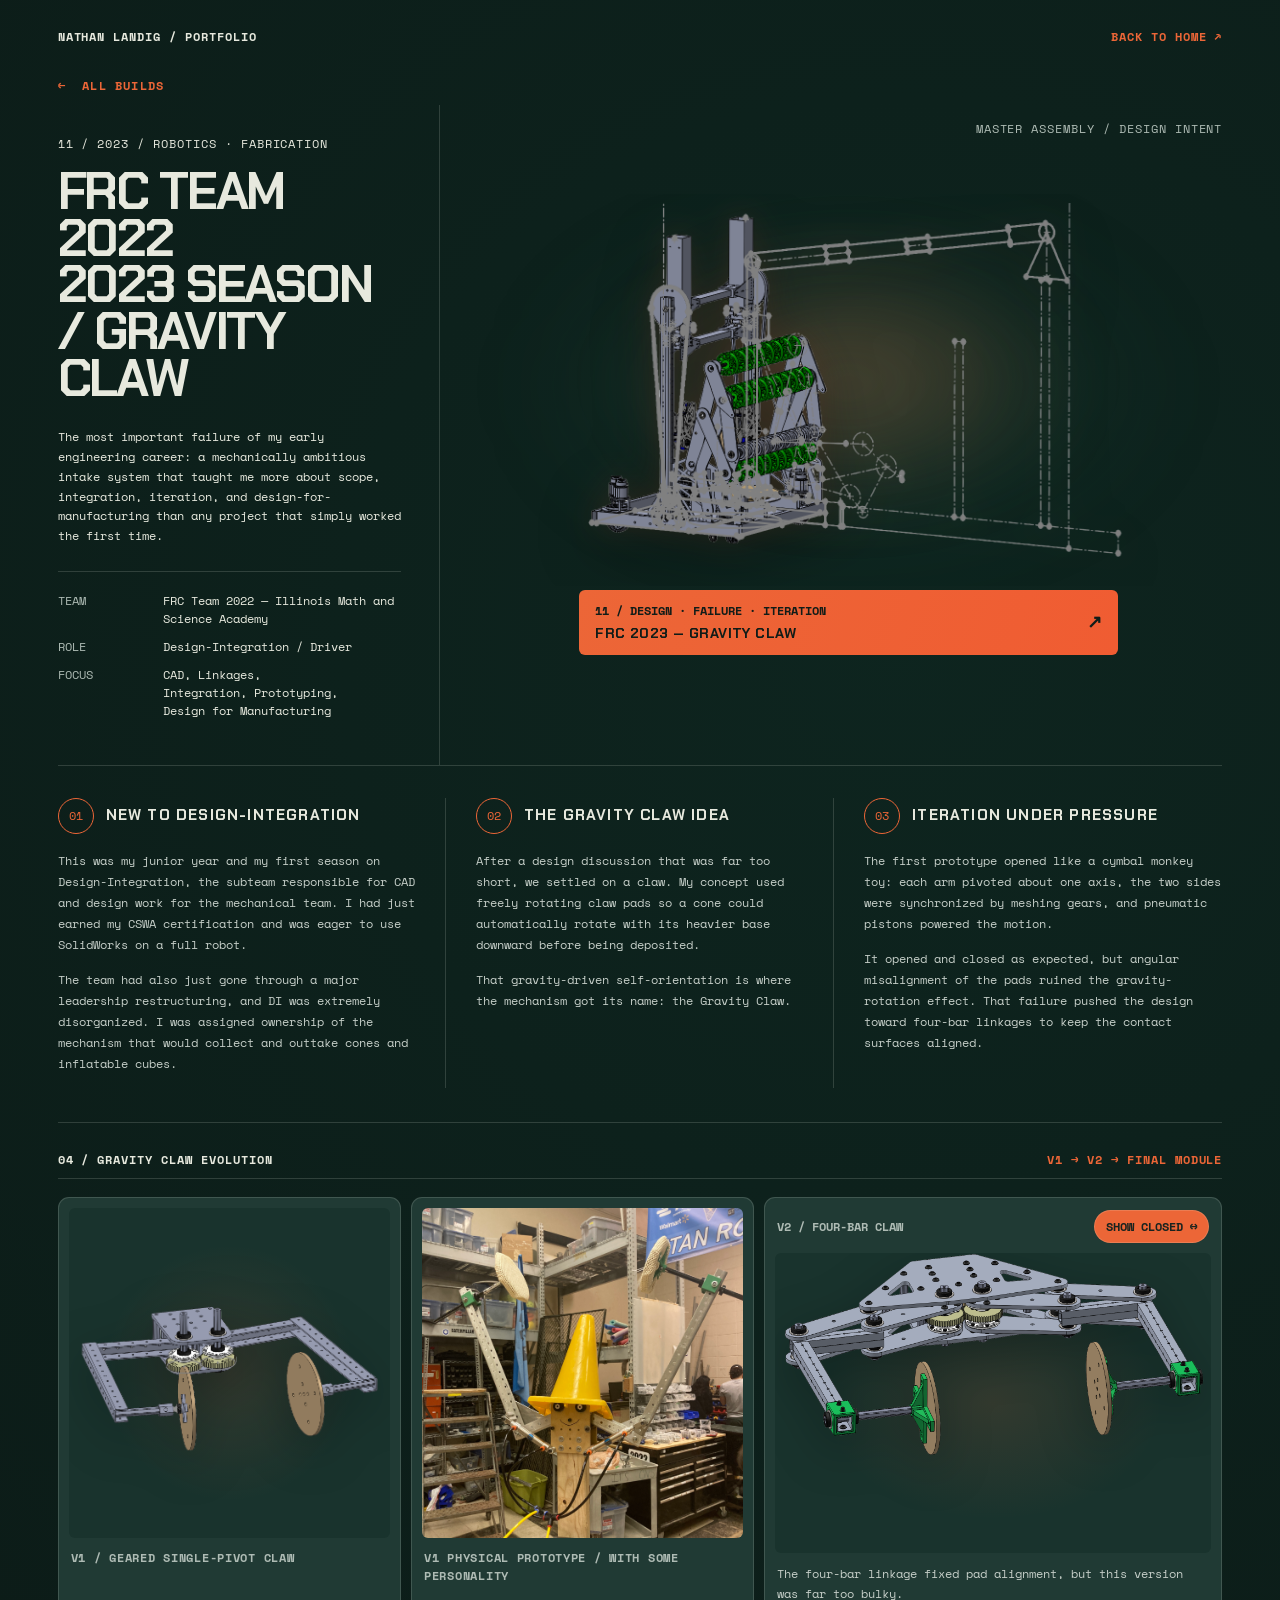
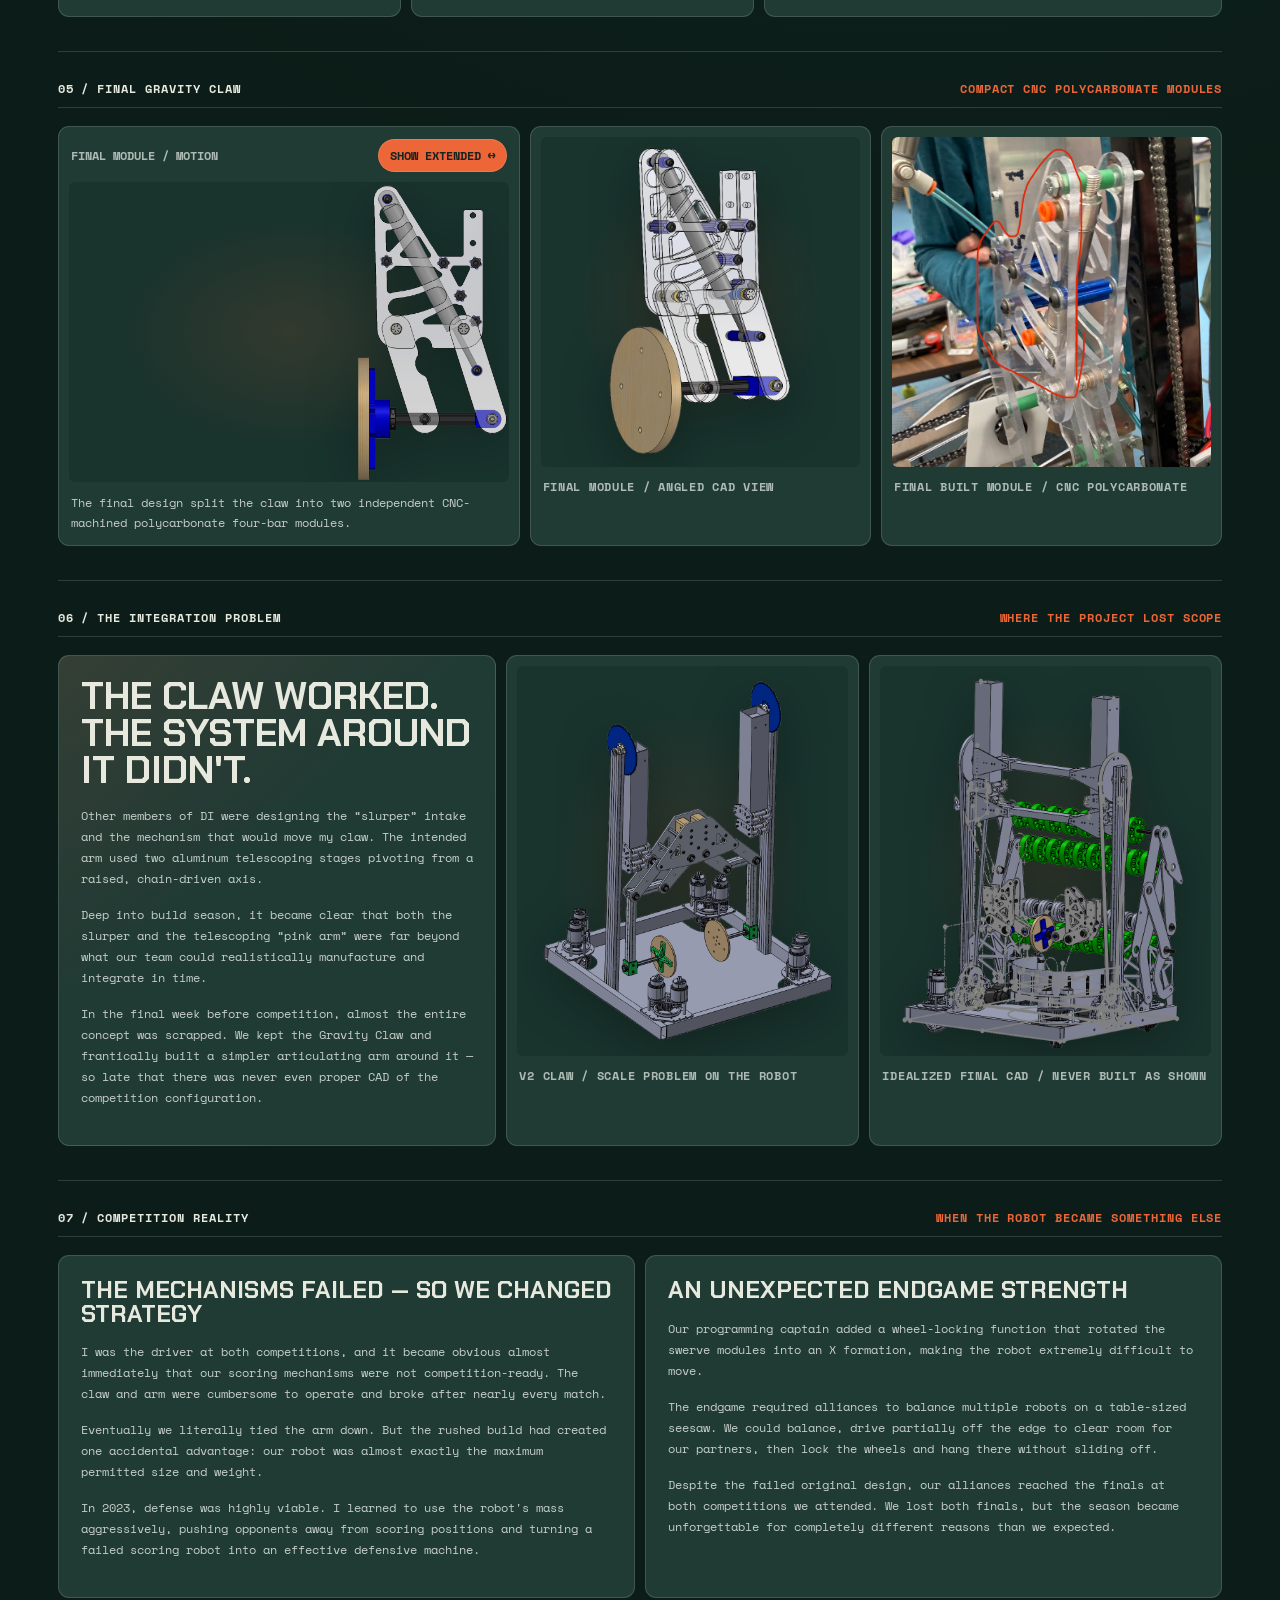
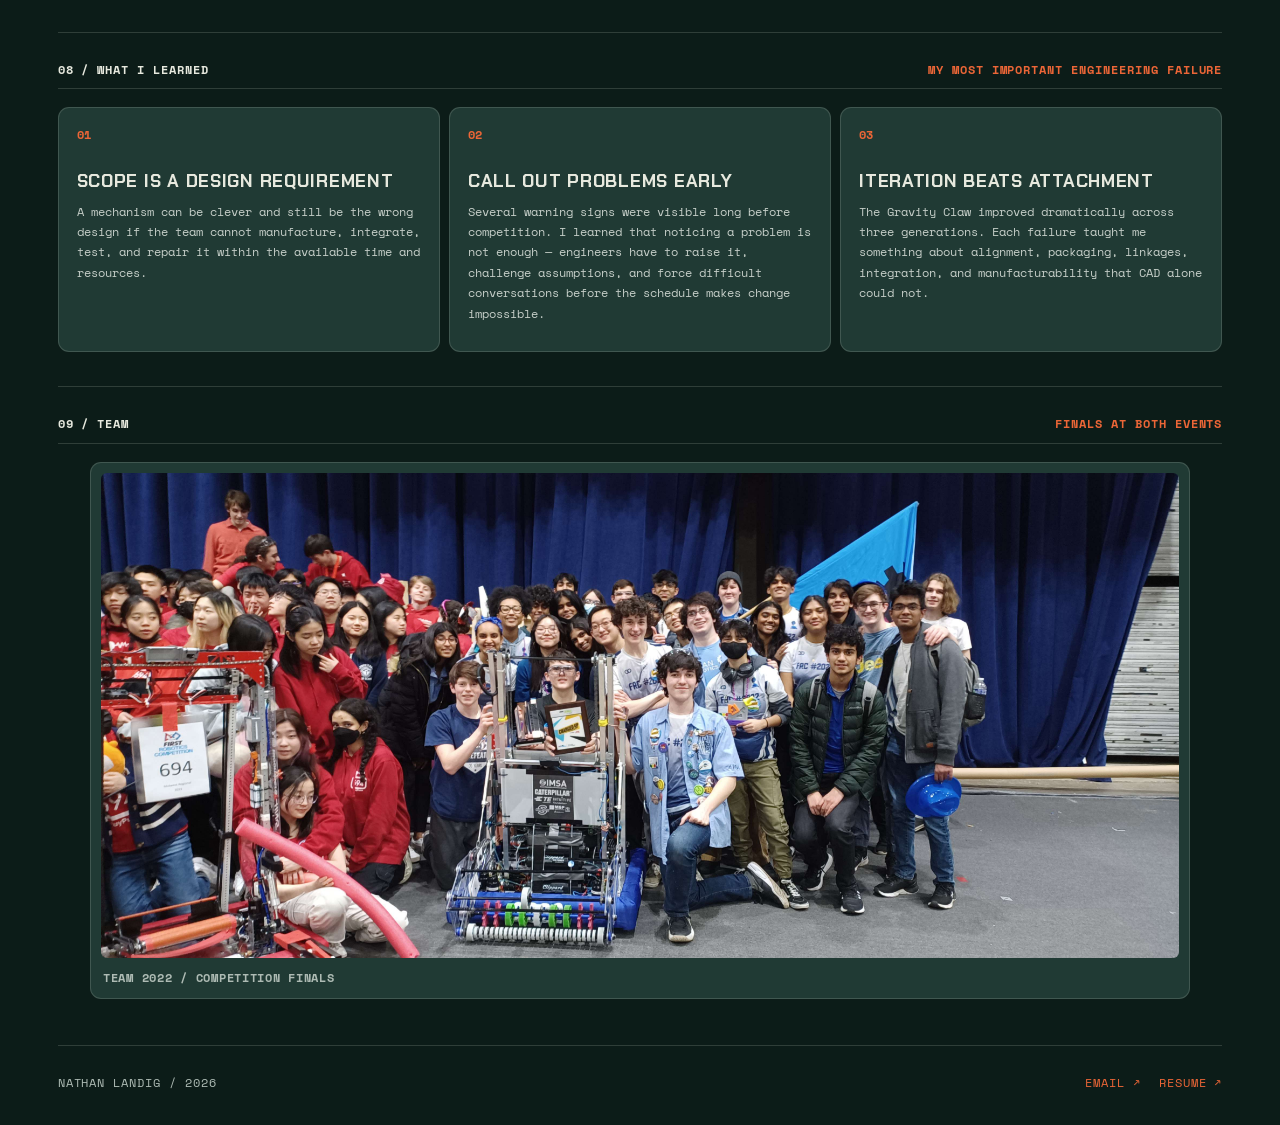
<file: frc2023.html>
<!DOCTYPE html>
<html lang="en">
<head>
<meta charset="UTF-8">
<meta name="viewport" content="width=device-width, initial-scale=1.0">
<link rel="icon" type="image/png" href="favicon.png">
<title>FRC Team 2022 — 2023 Season — Nathan Landig</title>
<link rel="preconnect" href="https://fonts.googleapis.com">
<link rel="preconnect" href="https://fonts.gstatic.com" crossorigin>
<link href="https://fonts.googleapis.com/css2?family=Chakra+Petch:wght@400;500;600;700&family=Space+Mono:wght@400;700&display=swap" rel="stylesheet">
<link rel="stylesheet" href="frc2023.css">
</head>
<body>

<header class="site-header">
  <div>NATHAN LANDIG / PORTFOLIO</div>
  <a href="index.html">BACK TO HOME ↗</a>
</header>

<main>
<div class="back-link"><a href="index.html#projects">← &nbsp;ALL BUILDS</a></div>

<section class="project-hero">
  <div class="project-info">
    <div class="project-meta">11 / 2023 / ROBOTICS · FABRICATION</div>
    <h1>FRC TEAM 2022<br>2023 SEASON<br>/ GRAVITY CLAW</h1>
    <p class="intro">
      The most important failure of my early engineering career: a mechanically ambitious
      intake system that taught me more about scope, integration, iteration, and
      design-for-manufacturing than any project that simply worked the first time.
    </p>
    <div class="project-specs">
      <div class="spec-row"><span>TEAM</span><span>FRC Team 2022 — Illinois Math and Science Academy</span></div>
      <div class="spec-row"><span>ROLE</span><span>Design-Integration / Driver</span></div>
      <div class="spec-row"><span>FOCUS</span><span>CAD, Linkages,<br>Integration, Prototyping,<br>Design for Manufacturing</span></div>
    </div>
  </div>

  <div class="hero-visual">
    <div class="visual-meta">MASTER ASSEMBLY / DESIGN INTENT</div>
    <div class="hero-image-stage">
      <div class="glow glow-orange"></div>
      <div class="glow glow-green"></div>
      <img src="images/frc2023/frc2023-01.png"
           alt="Master CAD assembly showing telescoping arm extension and gravity claw"
           class="hero-image">
    </div>
    <a href="#details" class="project-label">
      <div>
        <span>11 / DESIGN · FAILURE · ITERATION</span>
        <strong>FRC 2023 — GRAVITY CLAW</strong>
      </div>
      <b>↗</b>
    </a>
  </div>
</section>

<section id="details" class="story-grid">
  <article class="story-block">
    <div class="story-heading"><span>01</span><h2>NEW TO DESIGN-INTEGRATION</h2></div>
    <p>
      This was my junior year and my first season on Design-Integration, the subteam
      responsible for CAD and design work for the mechanical team. I had just earned
      my CSWA certification and was eager to use SolidWorks on a full robot.
    </p>
    <p>
      The team had also just gone through a major leadership restructuring, and DI
      was extremely disorganized. I was assigned ownership of the mechanism that
      would collect and outtake cones and inflatable cubes.
    </p>
  </article>

  <article class="story-block">
    <div class="story-heading"><span>02</span><h2>THE GRAVITY CLAW IDEA</h2></div>
    <p>
      After a design discussion that was far too short, we settled on a claw.
      My concept used freely rotating claw pads so a cone could automatically rotate
      with its heavier base downward before being deposited.
    </p>
    <p>
      That gravity-driven self-orientation is where the mechanism got its name:
      the Gravity Claw.
    </p>
  </article>

  <article class="story-block">
    <div class="story-heading"><span>03</span><h2>ITERATION UNDER PRESSURE</h2></div>
    <p>
      The first prototype opened like a cymbal monkey toy: each arm pivoted about
      one axis, the two sides were synchronized by meshing gears, and pneumatic pistons
      powered the motion.
    </p>
    <p>
      It opened and closed as expected, but angular misalignment of the pads ruined
      the gravity-rotation effect. That failure pushed the design toward four-bar
      linkages to keep the contact surfaces aligned.
    </p>
  </article>
</section>

<section class="prototype-section">
  <div class="section-topline">
    <span>04 / GRAVITY CLAW EVOLUTION</span>
    <span>V1 → V2 → FINAL MODULE</span>
  </div>

  <div class="prototype-grid">
    <figure class="prototype-card">
      <div class="image-stage">
        <img src="images/frc2023/frc2023-08.png" alt="CAD of first gravity claw prototype">
      </div>
      <figcaption>V1 / GEARED SINGLE-PIVOT CLAW</figcaption>
    </figure>

    <figure class="prototype-card">
      <div class="image-stage photo-stage">
        <img src="images/frc2023/frc2023-12.jpg"
             alt="Built first gravity claw prototype with a cone on top and a face drawn on it">
      </div>
      <figcaption>V1 PHYSICAL PROTOTYPE / WITH SOME PERSONALITY</figcaption>
    </figure>

    <div class="toggle-card">
      <div class="toggle-header">
        <span>V2 / FOUR-BAR CLAW</span>
        <button type="button" id="v2Toggle">SHOW CLOSED ↔</button>
      </div>
      <div class="toggle-stage top-middle" id="v2Stage">
        <img src="images/frc2023/frc2023-06.png" alt="Second generation gravity claw opened" class="toggle-image v2-open active">
        <img src="images/frc2023/frc2023-07.png" alt="Second generation gravity claw closed" class="toggle-image v2-closed">
      </div>
      <p class="toggle-caption">The four-bar linkage fixed pad alignment, but this version was far too bulky.</p>
    </div>
  </div>
</section>

<section class="final-claw-section">
  <div class="section-topline">
    <span>05 / FINAL GRAVITY CLAW</span>
    <span>COMPACT CNC POLYCARBONATE MODULES</span>
  </div>

  <div class="final-claw-grid">
    <div class="toggle-card">
      <div class="toggle-header">
        <span>FINAL MODULE / MOTION</span>
        <button type="button" id="finalToggle">SHOW EXTENDED ↔</button>
      </div>
      <div class="toggle-stage top-right" id="finalStage">
        <img src="images/frc2023/frc2023-04.png" alt="Final gravity claw module retracted" class="toggle-image final-retracted active">
        <img src="images/frc2023/frc2023-05.png" alt="Final gravity claw module extended" class="toggle-image final-extended">
      </div>
      <p class="toggle-caption">
        The final design split the claw into two independent CNC-machined polycarbonate four-bar modules.
      </p>
    </div>

    <figure class="prototype-card">
      <div class="image-stage">
        <img src="images/frc2023/frc2023-02.png" alt="Angled CAD view of final gravity claw module">
      </div>
      <figcaption>FINAL MODULE / ANGLED CAD VIEW</figcaption>
    </figure>

    <figure class="prototype-card">
      <div class="image-stage photo-stage">
        <img src="images/frc2023/frc2023-13.jpg" alt="Physical final gravity claw module">
      </div>
      <figcaption>FINAL BUILT MODULE / CNC POLYCARBONATE</figcaption>
    </figure>
  </div>
</section>

<section class="integration-section">
  <div class="section-topline">
    <span>06 / THE INTEGRATION PROBLEM</span>
    <span>WHERE THE PROJECT LOST SCOPE</span>
  </div>

  <div class="integration-grid">
    <div class="integration-copy">
      <h2>THE CLAW WORKED. THE SYSTEM AROUND IT DIDN'T.</h2>
      <p>
        Other members of DI were designing the “slurper” intake and the mechanism
        that would move my claw. The intended arm used two aluminum telescoping
        stages pivoting from a raised, chain-driven axis.
      </p>
      <p>
        Deep into build season, it became clear that both the slurper and the
        telescoping “pink arm” were far beyond what our team could realistically
        manufacture and integrate in time.
      </p>
      <p>
        In the final week before competition, almost the entire concept was scrapped.
        We kept the Gravity Claw and frantically built a simpler articulating arm
        around it — so late that there was never even proper CAD of the competition configuration.
      </p>
    </div>

    <figure class="integration-card">
      <div class="image-stage tall-stage">
        <img src="images/frc2023/frc2023-09.png"
             alt="Assembly showing the scale of the second generation claw relative to the robot">
      </div>
      <figcaption>V2 CLAW / SCALE PROBLEM ON THE ROBOT</figcaption>
    </figure>

    <figure class="integration-card">
      <div class="image-stage tall-stage">
        <img src="images/frc2023/frc2023-10.png"
             alt="Ideal CAD assembly with final gravity claw, slurper, and telescoping arm">
      </div>
      <figcaption>IDEALIZED FINAL CAD / NEVER BUILT AS SHOWN</figcaption>
    </figure>
  </div>
</section>

<section class="competition-section">
  <div class="section-topline">
    <span>07 / COMPETITION REALITY</span>
    <span>WHEN THE ROBOT BECAME SOMETHING ELSE</span>
  </div>

  <div class="competition-grid">
    <div class="competition-copy">
      <h2>THE MECHANISMS FAILED — SO WE CHANGED STRATEGY</h2>
      <p>
        I was the driver at both competitions, and it became obvious almost immediately
        that our scoring mechanisms were not competition-ready. The claw and arm were
        cumbersome to operate and broke after nearly every match.
      </p>
      <p>
        Eventually we literally tied the arm down. But the rushed build had created
        one accidental advantage: our robot was almost exactly the maximum permitted
        size and weight.
      </p>
      <p>
        In 2023, defense was highly viable. I learned to use the robot's mass aggressively,
        pushing opponents away from scoring positions and turning a failed scoring robot
        into an effective defensive machine.
      </p>
    </div>

    <div class="competition-copy">
      <h2>AN UNEXPECTED ENDGAME STRENGTH</h2>
      <p>
        Our programming captain added a wheel-locking function that rotated the swerve
        modules into an X formation, making the robot extremely difficult to move.
      </p>
      <p>
        The endgame required alliances to balance multiple robots on a table-sized seesaw.
        We could balance, drive partially off the edge to clear room for our partners,
        then lock the wheels and hang there without sliding off.
      </p>
      <p>
        Despite the failed original design, our alliances reached the finals at both
        competitions we attended. We lost both finals, but the season became unforgettable
        for completely different reasons than we expected.
      </p>
    </div>
  </div>
</section>

<section class="learning-section">
  <div class="section-topline">
    <span>08 / WHAT I LEARNED</span>
    <span>MY MOST IMPORTANT ENGINEERING FAILURE</span>
  </div>

  <div class="learning-grid">
    <article class="learning-card">
      <span>01</span>
      <h2>SCOPE IS A DESIGN REQUIREMENT</h2>
      <p>
        A mechanism can be clever and still be the wrong design if the team cannot
        manufacture, integrate, test, and repair it within the available time and resources.
      </p>
    </article>

    <article class="learning-card">
      <span>02</span>
      <h2>CALL OUT PROBLEMS EARLY</h2>
      <p>
        Several warning signs were visible long before competition. I learned that
        noticing a problem is not enough — engineers have to raise it, challenge assumptions,
        and force difficult conversations before the schedule makes change impossible.
      </p>
    </article>

    <article class="learning-card">
      <span>03</span>
      <h2>ITERATION BEATS ATTACHMENT</h2>
      <p>
        The Gravity Claw improved dramatically across three generations. Each failure
        taught me something about alignment, packaging, linkages, integration, and
        manufacturability that CAD alone could not.
      </p>
    </article>
  </div>
</section>

<section class="gallery-section">
  <div class="section-topline">
    <span>09 / TEAM</span>
    <span>FINALS AT BOTH EVENTS</span>
  </div>

  <figure class="team-card">
    <img src="images/frc2023/frc2023-11.jpg"
         alt="FRC Team 2022 group photo after reaching the finals at competition">
    <figcaption>TEAM 2022 / COMPETITION FINALS</figcaption>
  </figure>
</section>

</main>

<footer>
  <span>NATHAN LANDIG / 2026</span>
  <div>
    <a href="https://mail.google.com/mail/?view=cm&fs=1&to=landig@umich.edu"
       target="_blank" rel="noopener noreferrer">EMAIL ↗</a>
    <a href="resume/Nate_Landig_Resume.pdf" download>RESUME ↗</a>
  </div>
</footer>

<script>
const v2Button = document.getElementById("v2Toggle");
const v2Open = document.querySelector(".v2-open");
const v2Closed = document.querySelector(".v2-closed");
let v2IsOpen = true;

v2Button.addEventListener("click", () => {
  v2IsOpen = !v2IsOpen;
  v2Open.classList.toggle("active", v2IsOpen);
  v2Closed.classList.toggle("active", !v2IsOpen);
  v2Button.textContent = v2IsOpen ? "SHOW CLOSED ↔" : "SHOW OPEN ↔";
});

const finalButton = document.getElementById("finalToggle");
const finalRetracted = document.querySelector(".final-retracted");
const finalExtended = document.querySelector(".final-extended");
let finalIsRetracted = true;

finalButton.addEventListener("click", () => {
  finalIsRetracted = !finalIsRetracted;
  finalRetracted.classList.toggle("active", finalIsRetracted);
  finalExtended.classList.toggle("active", !finalIsRetracted);
  finalButton.textContent = finalIsRetracted ? "SHOW EXTENDED ↔" : "SHOW RETRACTED ↔";
});
</script>

</body>
</html>
</file>
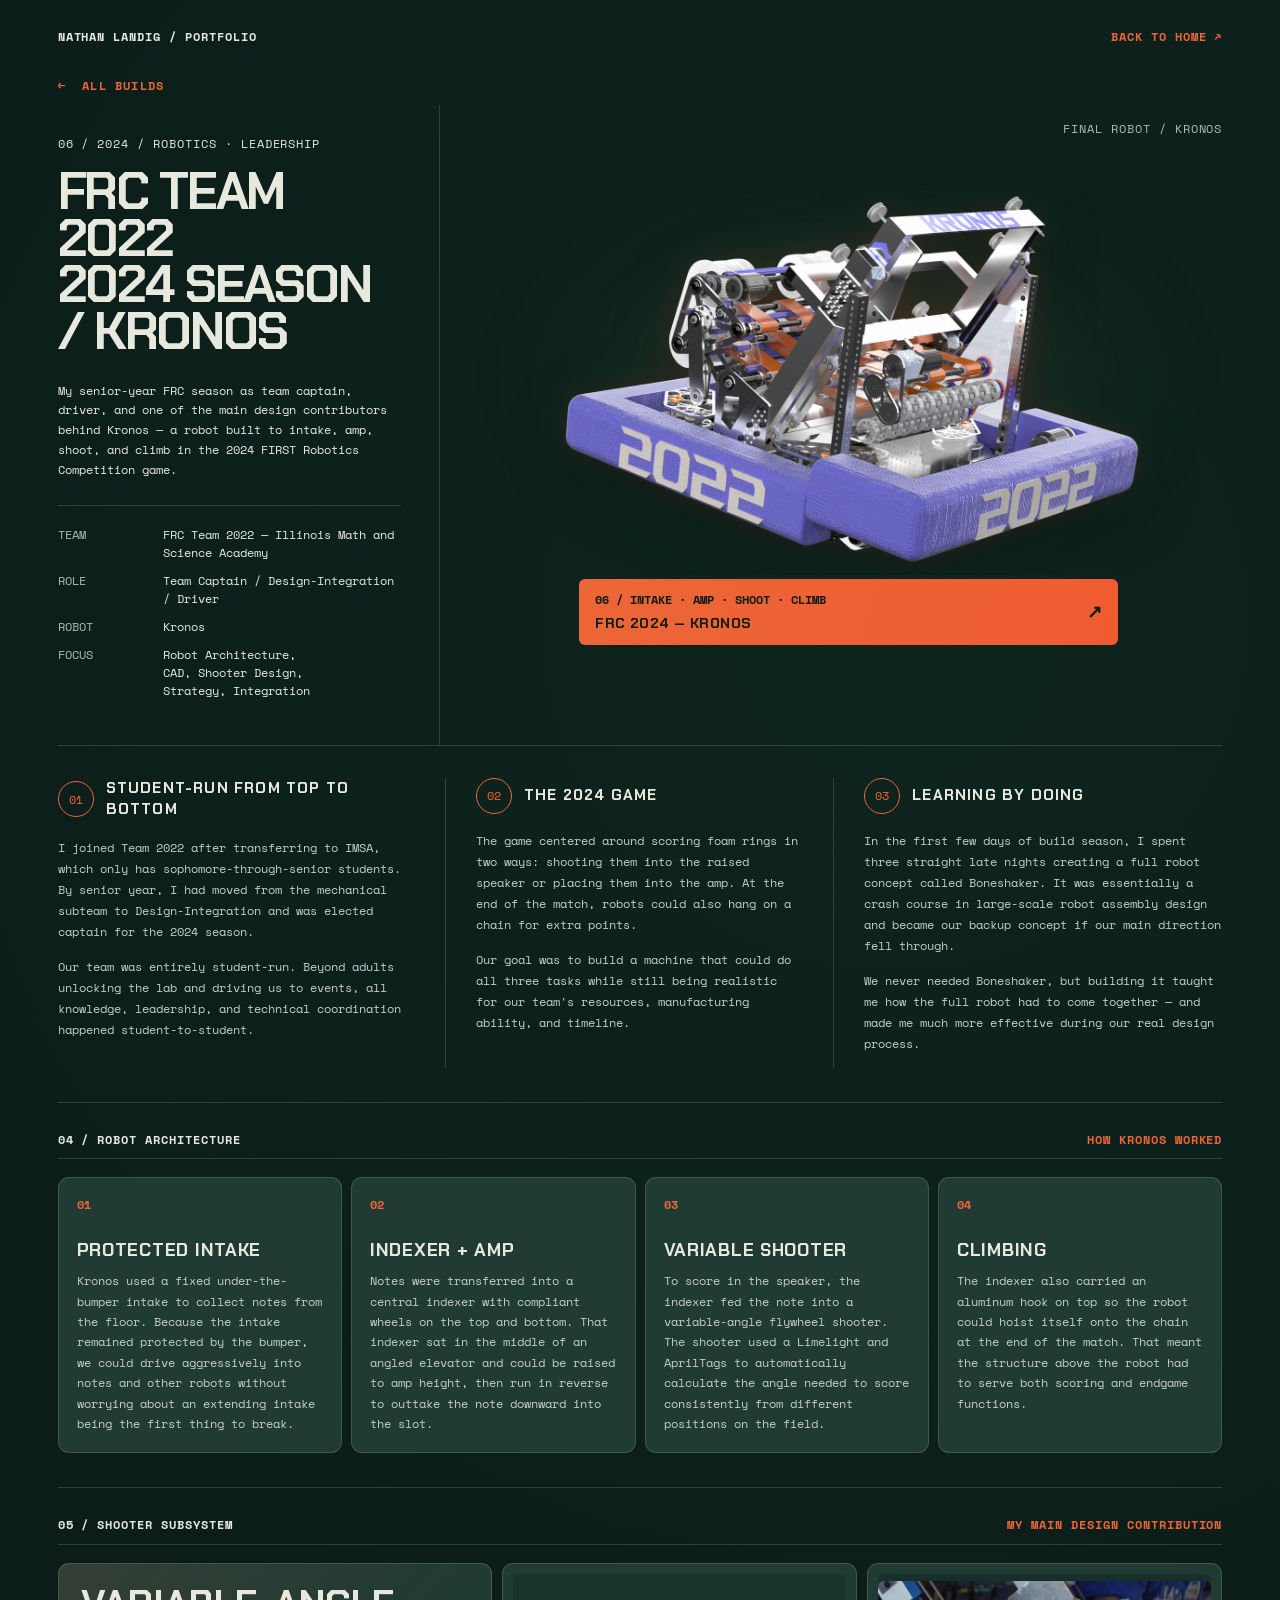
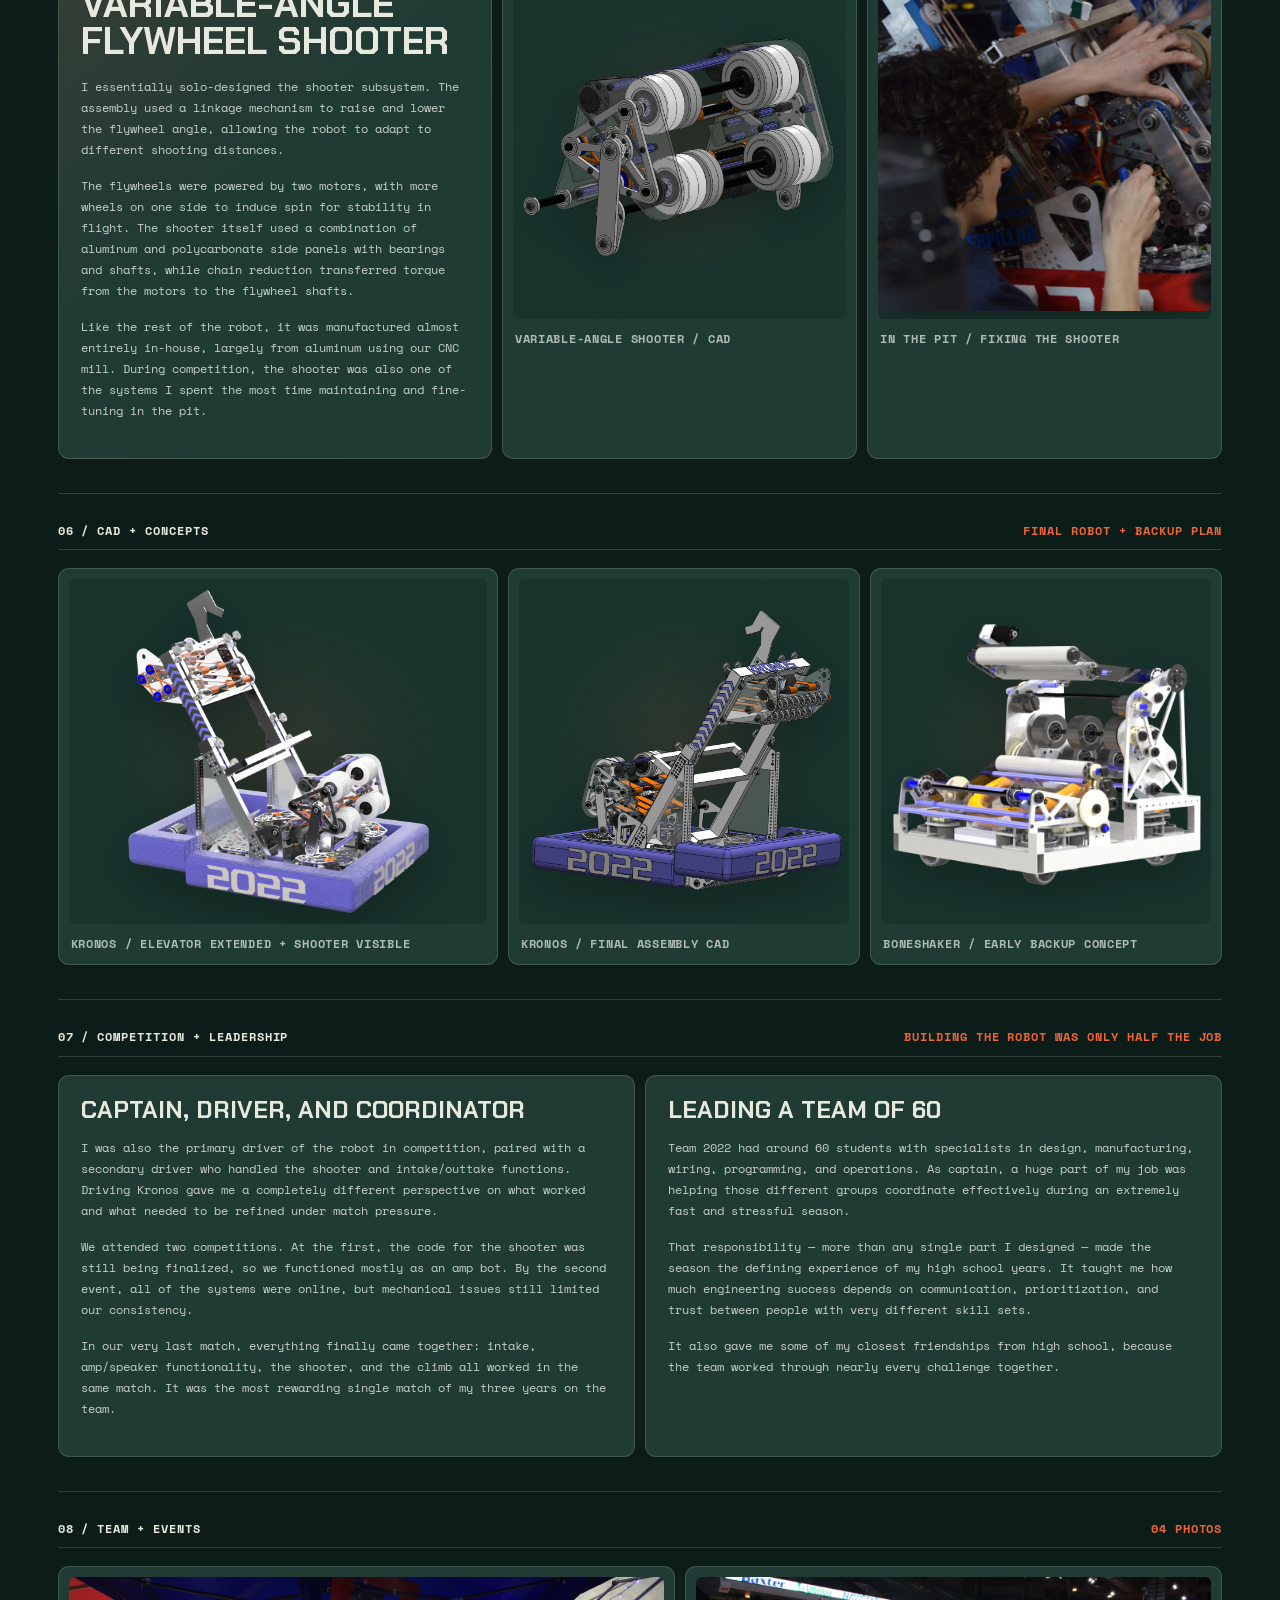
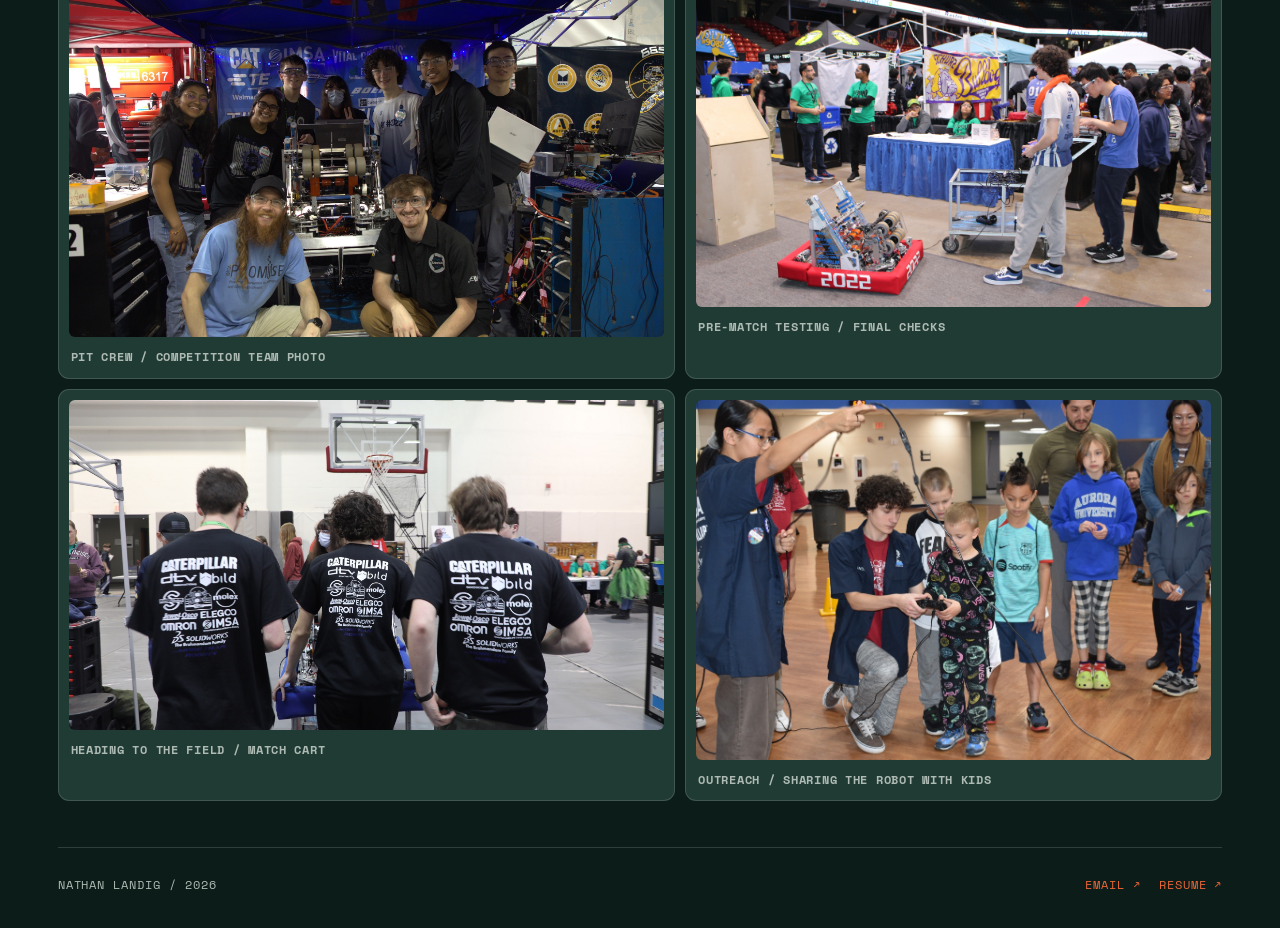
<file: frc2024.html>
<!DOCTYPE html>
<html lang="en">
<head>
    <meta charset="UTF-8">
    <meta name="viewport" content="width=device-width, initial-scale=1.0">

    <link rel="icon" type="image/png" href="favicon.png">

    <title>FRC Team 2022 — 2024 Season — Nathan Landig</title>

    <link rel="preconnect" href="https://fonts.googleapis.com">
    <link rel="preconnect" href="https://fonts.gstatic.com" crossorigin>
    <link href="https://fonts.googleapis.com/css2?family=Chakra+Petch:wght@400;500;600;700&family=Space+Mono:wght@400;700&display=swap" rel="stylesheet">

    <link rel="stylesheet" href="frc2024.css">
</head>

<body>

    <header class="site-header">
        <div>NATHAN LANDIG / PORTFOLIO</div>
        <a href="index.html">BACK TO HOME ↗</a>
    </header>

    <main>

        <div class="back-link">
            <a href="index.html#projects">← &nbsp;ALL BUILDS</a>
        </div>

        <section class="project-hero">

            <div class="project-info">
                <div class="project-meta">
                    06 / 2024 / ROBOTICS · LEADERSHIP
                </div>

                <h1>
                    FRC TEAM 2022<br>
                    2024 SEASON<br>
                    / KRONOS
                </h1>

                <p class="intro">
                    My senior-year FRC season as team captain, driver, and one
                    of the main design contributors behind Kronos — a robot built
                    to intake, amp, shoot, and climb in the 2024 FIRST Robotics
                    Competition game.
                </p>

                <div class="project-specs">
                    <div class="spec-row">
                        <span>TEAM</span>
                        <span>FRC Team 2022 — Illinois Math and Science Academy</span>
                    </div>

                    <div class="spec-row">
                        <span>ROLE</span>
                        <span>Team Captain / Design-Integration / Driver</span>
                    </div>

                    <div class="spec-row">
                        <span>ROBOT</span>
                        <span>Kronos</span>
                    </div>

                    <div class="spec-row">
                        <span>FOCUS</span>
                        <span>
                            Robot Architecture,<br>
                            CAD, Shooter Design,<br>
                            Strategy, Integration
                        </span>
                    </div>
                </div>
            </div>

            <div class="hero-visual">
                <div class="visual-meta">FINAL ROBOT / KRONOS</div>

                <div class="hero-image-stage">
                    <div class="glow glow-orange"></div>
                    <div class="glow glow-green"></div>

                    <img
                        src="images/frc2024/frc2024-01.png"
                        alt="Realistic 3D render of the final Kronos robot"
                        class="hero-image">
                </div>

                <a href="#details" class="project-label">
                    <div>
                        <span>06 / INTAKE · AMP · SHOOT · CLIMB</span>
                        <strong>FRC 2024 — KRONOS</strong>
                    </div>
                    <b>↗</b>
                </a>
            </div>

        </section>


        <section id="details" class="story-grid">

            <article class="story-block">
                <div class="story-heading">
                    <span>01</span>
                    <h2>STUDENT-RUN FROM TOP TO BOTTOM</h2>
                </div>

                <p>
                    I joined Team 2022 after transferring to IMSA, which only has
                    sophomore-through-senior students. By senior year, I had moved
                    from the mechanical subteam to Design-Integration and was elected
                    captain for the 2024 season.
                </p>

                <p>
                    Our team was entirely student-run. Beyond adults unlocking the
                    lab and driving us to events, all knowledge, leadership, and
                    technical coordination happened student-to-student.
                </p>
            </article>

            <article class="story-block">
                <div class="story-heading">
                    <span>02</span>
                    <h2>THE 2024 GAME</h2>
                </div>

                <p>
                    The game centered around scoring foam rings in two ways:
                    shooting them into the raised speaker or placing them into
                    the amp. At the end of the match, robots could also hang
                    on a chain for extra points.
                </p>

                <p>
                    Our goal was to build a machine that could do all three
                    tasks while still being realistic for our team's resources,
                    manufacturing ability, and timeline.
                </p>
            </article>

            <article class="story-block">
                <div class="story-heading">
                    <span>03</span>
                    <h2>LEARNING BY DOING</h2>
                </div>

                <p>
                    In the first few days of build season, I spent three straight
                    late nights creating a full robot concept called Boneshaker.
                    It was essentially a crash course in large-scale robot assembly
                    design and became our backup concept if our main direction fell through.
                </p>

                <p>
                    We never needed Boneshaker, but building it taught me how
                    the full robot had to come together — and made me much more
                    effective during our real design process.
                </p>
            </article>

        </section>


        <section class="feature-section">

            <div class="section-topline">
                <span>04 / ROBOT ARCHITECTURE</span>
                <span>HOW KRONOS WORKED</span>
            </div>

            <div class="feature-grid">

                <article class="feature-card">
                    <span class="feature-number">01</span>
                    <h2>PROTECTED INTAKE</h2>
                    <p>
                        Kronos used a fixed under-the-bumper intake to collect
                        notes from the floor. Because the intake remained protected
                        by the bumper, we could drive aggressively into notes and
                        other robots without worrying about an extending intake being
                        the first thing to break.
                    </p>
                </article>

                <article class="feature-card">
                    <span class="feature-number">02</span>
                    <h2>INDEXER + AMP</h2>
                    <p>
                        Notes were transferred into a central indexer with compliant
                        wheels on the top and bottom. That indexer sat in the middle
                        of an angled elevator and could be raised to amp height,
                        then run in reverse to outtake the note downward into the slot.
                    </p>
                </article>

                <article class="feature-card">
                    <span class="feature-number">03</span>
                    <h2>VARIABLE SHOOTER</h2>
                    <p>
                        To score in the speaker, the indexer fed the note into a
                        variable-angle flywheel shooter. The shooter used a Limelight
                        and AprilTags to automatically calculate the angle needed to
                        score consistently from different positions on the field.
                    </p>
                </article>

                <article class="feature-card">
                    <span class="feature-number">04</span>
                    <h2>CLIMBING</h2>
                    <p>
                        The indexer also carried an aluminum hook on top so the
                        robot could hoist itself onto the chain at the end of the
                        match. That meant the structure above the robot had to
                        serve both scoring and endgame functions.
                    </p>
                </article>

            </div>

        </section>


        <section class="shooter-section">

            <div class="section-topline">
                <span>05 / SHOOTER SUBSYSTEM</span>
                <span>MY MAIN DESIGN CONTRIBUTION</span>
            </div>

            <div class="shooter-grid">

                <div class="shooter-copy">
                    <h2>VARIABLE-ANGLE FLYWHEEL SHOOTER</h2>

                    <p>
                        I essentially solo-designed the shooter subsystem. The
                        assembly used a linkage mechanism to raise and lower the
                        flywheel angle, allowing the robot to adapt to different
                        shooting distances.
                    </p>

                    <p>
                        The flywheels were powered by two motors, with more wheels
                        on one side to induce spin for stability in flight. The
                        shooter itself used a combination of aluminum and polycarbonate
                        side panels with bearings and shafts, while chain reduction
                        transferred torque from the motors to the flywheel shafts.
                    </p>

                    <p>
                        Like the rest of the robot, it was manufactured almost entirely
                        in-house, largely from aluminum using our CNC mill. During
                        competition, the shooter was also one of the systems I spent
                        the most time maintaining and fine-tuning in the pit.
                    </p>
                </div>

                <figure class="shooter-card cad-card">
                    <div class="image-stage">
                        <img
                            src="images/frc2024/frc2024-03.png"
                            alt="CAD of the variable-angle shooter subsystem">
                    </div>
                    <figcaption>VARIABLE-ANGLE SHOOTER / CAD</figcaption>
                </figure>

                <figure class="shooter-card photo-card">
                    <div class="image-stage photo-stage">
                        <img
                            src="images/frc2024/frc2024-05.jpg"
                            alt="Nathan fixing the shooter in the pit at competition">
                    </div>
                    <figcaption>IN THE PIT / FIXING THE SHOOTER</figcaption>
                </figure>

            </div>

        </section>


        <section class="detail-section">

            <div class="section-topline">
                <span>06 / CAD + CONCEPTS</span>
                <span>FINAL ROBOT + BACKUP PLAN</span>
            </div>

            <div class="detail-grid">

                <figure class="detail-card detail-wide">
                    <div class="image-stage">
                        <img
                            src="images/frc2024/frc2024-02.png"
                            alt="Render of Kronos with the elevator extended, showing the back corner">
                    </div>
                    <figcaption>KRONOS / ELEVATOR EXTENDED + SHOOTER VISIBLE</figcaption>
                </figure>

                <figure class="detail-card">
                    <div class="image-stage">
                        <img
                            src="images/frc2024/frc2024-04.png"
                            alt="CAD of Kronos final assembly from the front corner">
                    </div>
                    <figcaption>KRONOS / FINAL ASSEMBLY CAD</figcaption>
                </figure>

                <figure class="detail-card">
                    <div class="image-stage">
                        <img
                            src="images/frc2024/frc2024-10.png"
                            alt="3D render of the Boneshaker concept robot">
                    </div>
                    <figcaption>BONESHAKER / EARLY BACKUP CONCEPT</figcaption>
                </figure>

            </div>

        </section>


        <section class="competition-section">

            <div class="section-topline">
                <span>07 / COMPETITION + LEADERSHIP</span>
                <span>BUILDING THE ROBOT WAS ONLY HALF THE JOB</span>
            </div>

            <div class="competition-grid">

                <div class="competition-copy">
                    <h2>CAPTAIN, DRIVER, AND COORDINATOR</h2>

                    <p>
                        I was also the primary driver of the robot in competition,
                        paired with a secondary driver who handled the shooter and
                        intake/outtake functions. Driving Kronos gave me a completely
                        different perspective on what worked and what needed to be
                        refined under match pressure.
                    </p>

                    <p>
                        We attended two competitions. At the first, the code for
                        the shooter was still being finalized, so we functioned
                        mostly as an amp bot. By the second event, all of the systems
                        were online, but mechanical issues still limited our consistency.
                    </p>

                    <p>
                        In our very last match, everything finally came together:
                        intake, amp/speaker functionality, the shooter, and the climb
                        all worked in the same match. It was the most rewarding single
                        match of my three years on the team.
                    </p>
                </div>

                <div class="competition-copy">
                    <h2>LEADING A TEAM OF 60</h2>

                    <p>
                        Team 2022 had around 60 students with specialists in design,
                        manufacturing, wiring, programming, and operations. As captain,
                        a huge part of my job was helping those different groups
                        coordinate effectively during an extremely fast and stressful season.
                    </p>

                    <p>
                        That responsibility — more than any single part I designed —
                        made the season the defining experience of my high school years.
                        It taught me how much engineering success depends on communication,
                        prioritization, and trust between people with very different skill sets.
                    </p>

                    <p>
                        It also gave me some of my closest friendships from high school,
                        because the team worked through nearly every challenge together.
                    </p>
                </div>

            </div>

        </section>


        <section class="gallery-section">

            <div class="section-topline">
                <span>08 / TEAM + EVENTS</span>
                <span>04 PHOTOS</span>
            </div>

            <div class="photo-grid">

                <figure class="photo-card wide-card">
                    <img
                        src="images/frc2024/frc2024-06.jpg"
                        alt="Team photo of pit crew at competition around the robot">
                    <figcaption>PIT CREW / COMPETITION TEAM PHOTO</figcaption>
                </figure>

                <figure class="photo-card">
                    <img
                        src="images/frc2024/frc2024-07.jpg"
                        alt="Nathan and teammates testing the robot before a match">
                    <figcaption>PRE-MATCH TESTING / FINAL CHECKS</figcaption>
                </figure>

                <figure class="photo-card">
                    <img
                        src="images/frc2024/frc2024-09.jpg"
                        alt="Nathan and teammates pushing the robot cart to a match">
                    <figcaption>HEADING TO THE FIELD / MATCH CART</figcaption>
                </figure>

                <figure class="photo-card wide-card">
                    <img
                        src="images/frc2024/frc2024-08.jpg"
                        alt="Nathan showing a child a controller and the robot during an outreach event">
                    <figcaption>OUTREACH / SHARING THE ROBOT WITH KIDS</figcaption>
                </figure>

            </div>

        </section>

    </main>


    <footer>
        <span>NATHAN LANDIG / 2026</span>

        <div>
            <a href="https://mail.google.com/mail/?view=cm&fs=1&to=landig@umich.edu" target="_blank" rel="noopener noreferrer">EMAIL ↗</a>
            <a href="resume/Nate_Landig_Resume.pdf" download>RESUME ↗</a>
        </div>
    </footer>

</body>
</html>
</file>
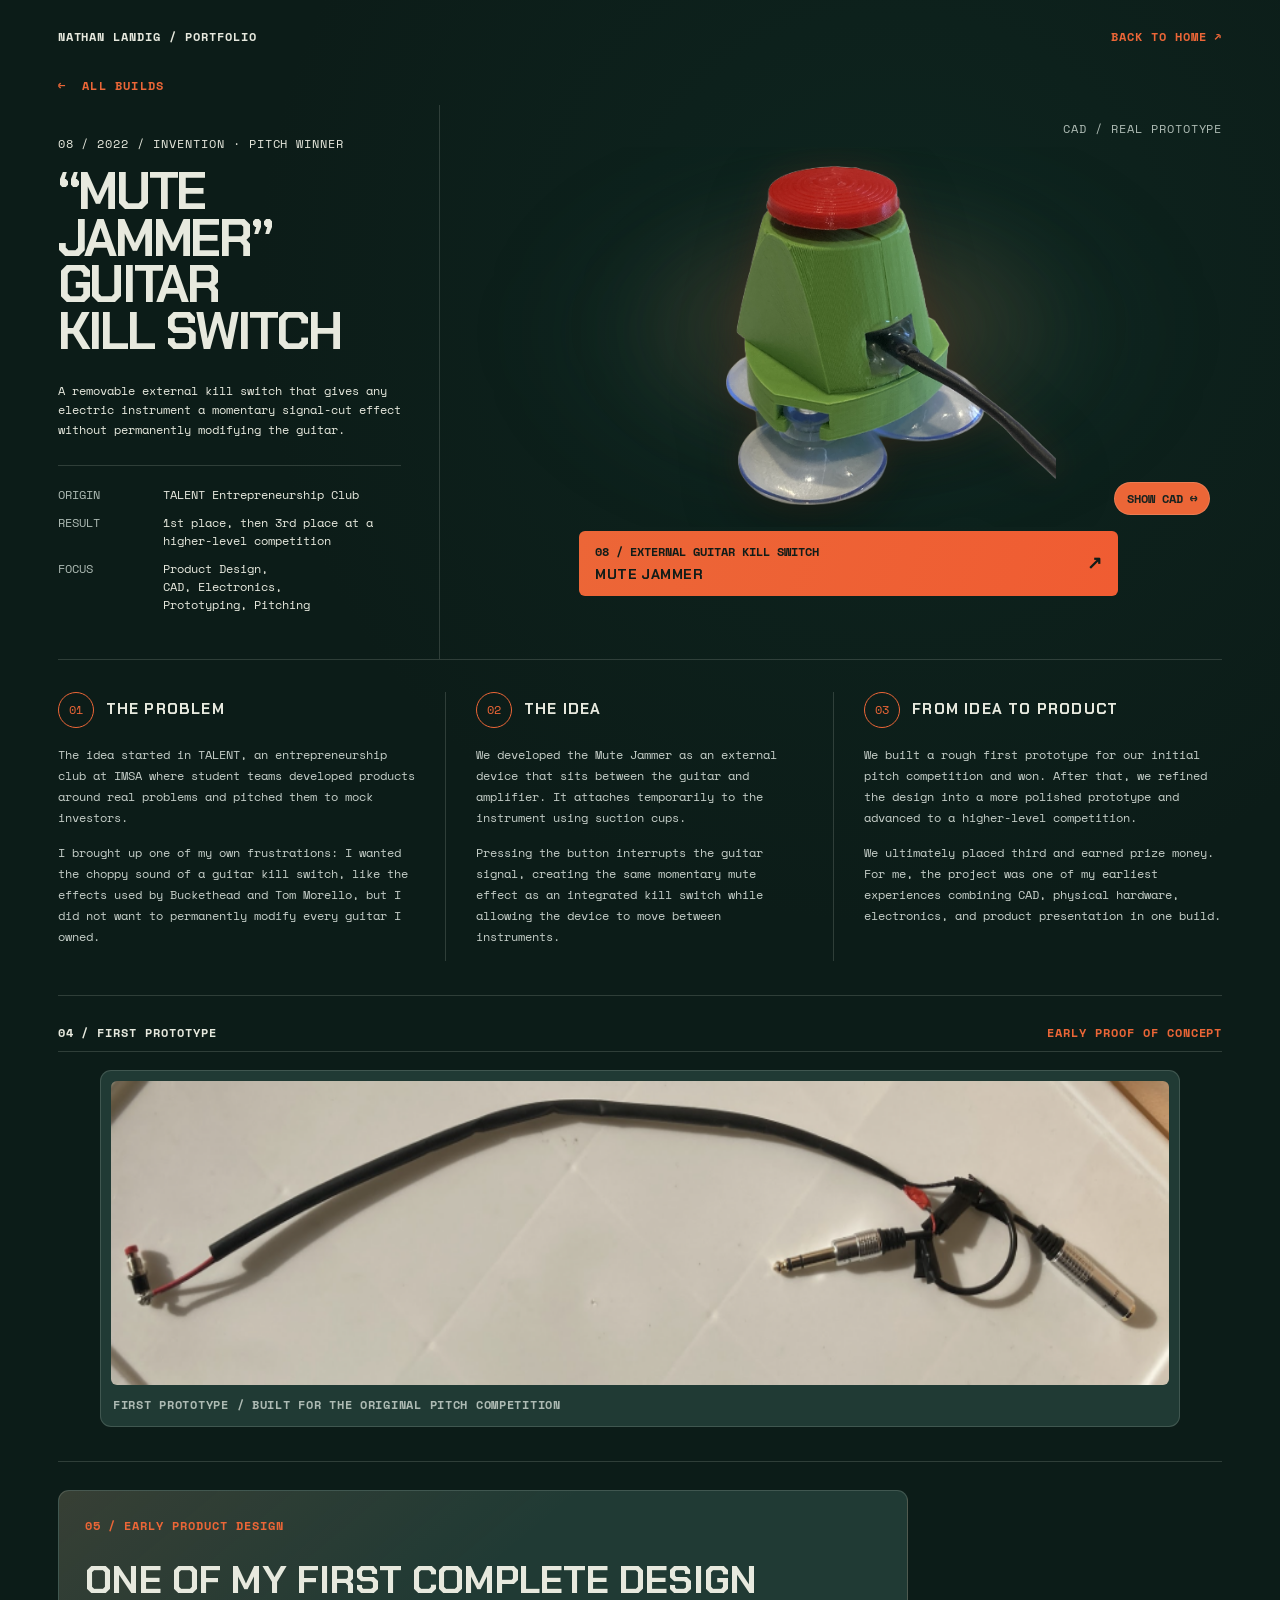
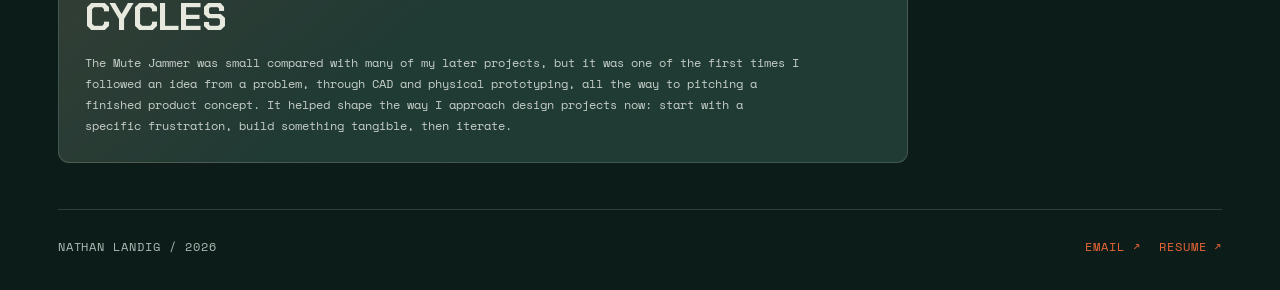
<file: mute_jammer.html>
<!DOCTYPE html>
<html lang="en">
<head>
<meta charset="UTF-8">
<meta name="viewport" content="width=device-width, initial-scale=1.0">
<link rel="icon" type="image/png" href="favicon.png">
<title>Mute Jammer — Nathan Landig</title>

<link rel="preconnect" href="https://fonts.googleapis.com">
<link rel="preconnect" href="https://fonts.gstatic.com" crossorigin>
<link href="https://fonts.googleapis.com/css2?family=Chakra+Petch:wght@400;500;600;700&family=Space+Mono:wght@400;700&display=swap" rel="stylesheet">

<link rel="stylesheet" href="mute_jammer.css">
</head>

<body>

<header class="site-header">
    <div>NATHAN LANDIG / PORTFOLIO</div>
    <a href="index.html">BACK TO HOME ↗</a>
</header>

<main>

<div class="back-link">
    <a href="index.html#projects">← &nbsp;ALL BUILDS</a>
</div>

<section class="project-hero">

    <div class="project-info">
        <div class="project-meta">
            08 / 2022 / INVENTION · PITCH WINNER
        </div>

        <h1>
            “MUTE JAMMER”<br>
            GUITAR<br>
            KILL SWITCH
        </h1>

        <p class="intro">
            A removable external kill switch that gives any electric instrument
            a momentary signal-cut effect without permanently modifying the guitar.
        </p>

        <div class="project-specs">
            <div class="spec-row">
                <span>ORIGIN</span>
                <span>TALENT Entrepreneurship Club</span>
            </div>

            <div class="spec-row">
                <span>RESULT</span>
                <span>1st place, then 3rd place at a higher-level competition</span>
            </div>

            <div class="spec-row">
                <span>FOCUS</span>
                <span>
                    Product Design,<br>
                    CAD, Electronics,<br>
                    Prototyping, Pitching
                </span>
            </div>
        </div>
    </div>

    <div class="hero-visual">
        <div class="visual-meta">CAD / REAL PROTOTYPE</div>

        <div class="hero-swap" id="muteSwap">
            <div class="glow glow-orange"></div>
            <div class="glow glow-green"></div>

            <img
                src="images/mute_jammer/mute_jammer-01.png"
                alt="Newest Mute Jammer physical prototype"
                class="hero-image real-image active">

            <img
                src="images/mute_jammer/mute_jammer-02.png"
                alt="CAD rendering of the newest Mute Jammer prototype"
                class="hero-image cad-image">

            <button class="swap-button" type="button" id="swapButton">
                SHOW CAD ↔
            </button>
        </div>

        <a href="#details" class="project-label">
            <div>
                <span>08 / EXTERNAL GUITAR KILL SWITCH</span>
                <strong>MUTE JAMMER</strong>
            </div>
            <b>↗</b>
        </a>
    </div>

</section>


<section id="details" class="story-grid">

    <article class="story-block">
        <div class="story-heading">
            <span>01</span>
            <h2>THE PROBLEM</h2>
        </div>

        <p>
            The idea started in TALENT, an entrepreneurship club at IMSA where
            student teams developed products around real problems and pitched them
            to mock investors.
        </p>

        <p>
            I brought up one of my own frustrations: I wanted the choppy sound of
            a guitar kill switch, like the effects used by Buckethead and Tom Morello,
            but I did not want to permanently modify every guitar I owned.
        </p>
    </article>

    <article class="story-block">
        <div class="story-heading">
            <span>02</span>
            <h2>THE IDEA</h2>
        </div>

        <p>
            We developed the Mute Jammer as an external device that sits between
            the guitar and amplifier. It attaches temporarily to the instrument
            using suction cups.
        </p>

        <p>
            Pressing the button interrupts the guitar signal, creating the same
            momentary mute effect as an integrated kill switch while allowing the
            device to move between instruments.
        </p>
    </article>

    <article class="story-block">
        <div class="story-heading">
            <span>03</span>
            <h2>FROM IDEA TO PRODUCT</h2>
        </div>

        <p>
            We built a rough first prototype for our initial pitch competition and
            won. After that, we refined the design into a more polished prototype
            and advanced to a higher-level competition.
        </p>

        <p>
            We ultimately placed third and earned prize money. For me, the project
            was one of my earliest experiences combining CAD, physical hardware,
            electronics, and product presentation in one build.
        </p>
    </article>

</section>


<section class="prototype-section">

    <div class="section-topline">
        <span>04 / FIRST PROTOTYPE</span>
        <span>EARLY PROOF OF CONCEPT</span>
    </div>

    <figure class="prototype-card">
        <img
            src="images/mute_jammer/mute_jammer-03.png"
            alt="First Mute Jammer prototype">

        <figcaption>
            FIRST PROTOTYPE / BUILT FOR THE ORIGINAL PITCH COMPETITION
        </figcaption>
    </figure>

</section>


<section class="closing-section">

    <div class="closing-card">
        <div class="closing-meta">05 / EARLY PRODUCT DESIGN</div>

        <h2>ONE OF MY FIRST COMPLETE DESIGN CYCLES</h2>

        <p>
            The Mute Jammer was small compared with many of my later projects,
            but it was one of the first times I followed an idea from a problem,
            through CAD and physical prototyping, all the way to pitching a finished
            product concept. It helped shape the way I approach design projects now:
            start with a specific frustration, build something tangible, then iterate.
        </p>
    </div>

</section>

</main>


<footer>
    <span>NATHAN LANDIG / 2026</span>

    <div>
        <a href="https://mail.google.com/mail/?view=cm&fs=1&to=landig@umich.edu"
           target="_blank" rel="noopener noreferrer">EMAIL ↗</a>

        <a href="resume/Nate_Landig_Resume.pdf" download>
            RESUME ↗
        </a>
    </div>
</footer>


<script>
const swap = document.getElementById("muteSwap");
const button = document.getElementById("swapButton");
const realImage = swap.querySelector(".real-image");
const cadImage = swap.querySelector(".cad-image");

let showingReal = true;

button.addEventListener("click", () => {
    showingReal = !showingReal;

    realImage.classList.toggle("active", showingReal);
    cadImage.classList.toggle("active", !showingReal);

    button.textContent =
        showingReal ? "SHOW CAD ↔" : "SHOW REAL ↔";
});
</script>

</body>
</html>
</file>
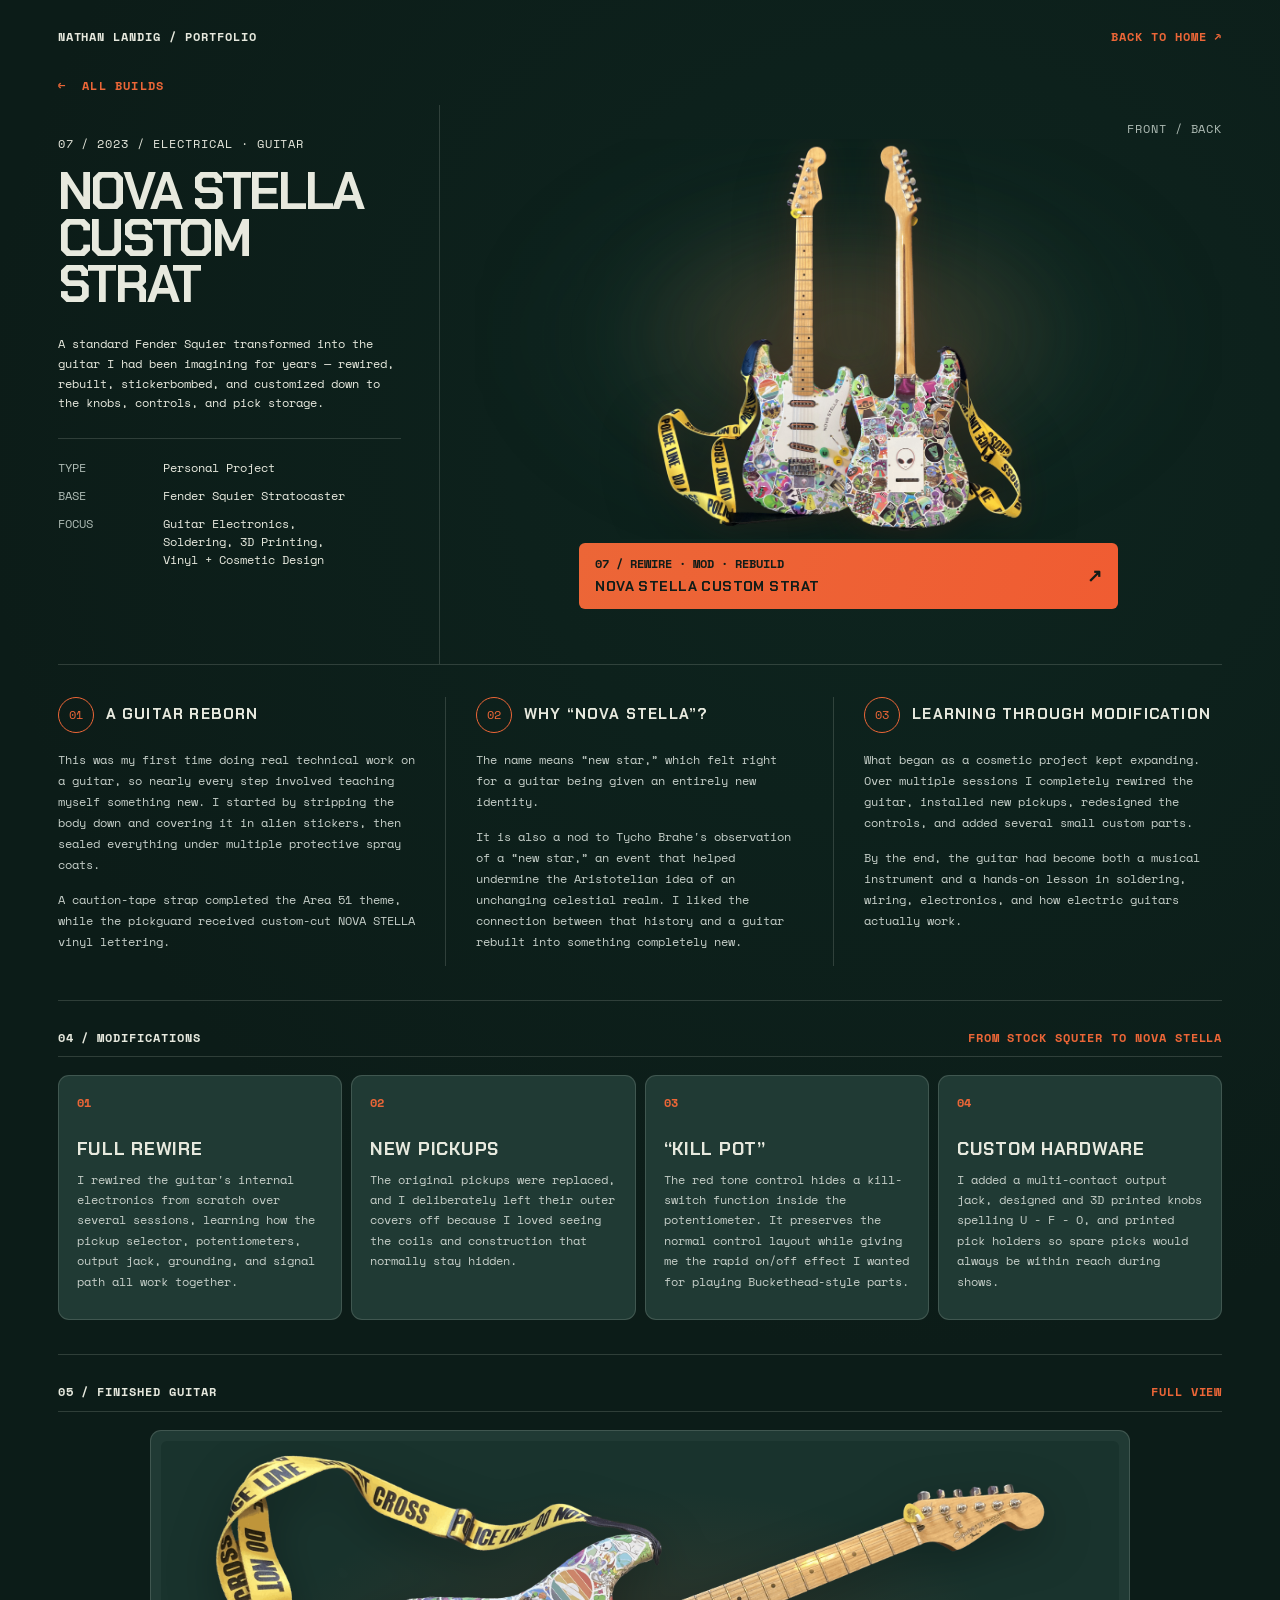
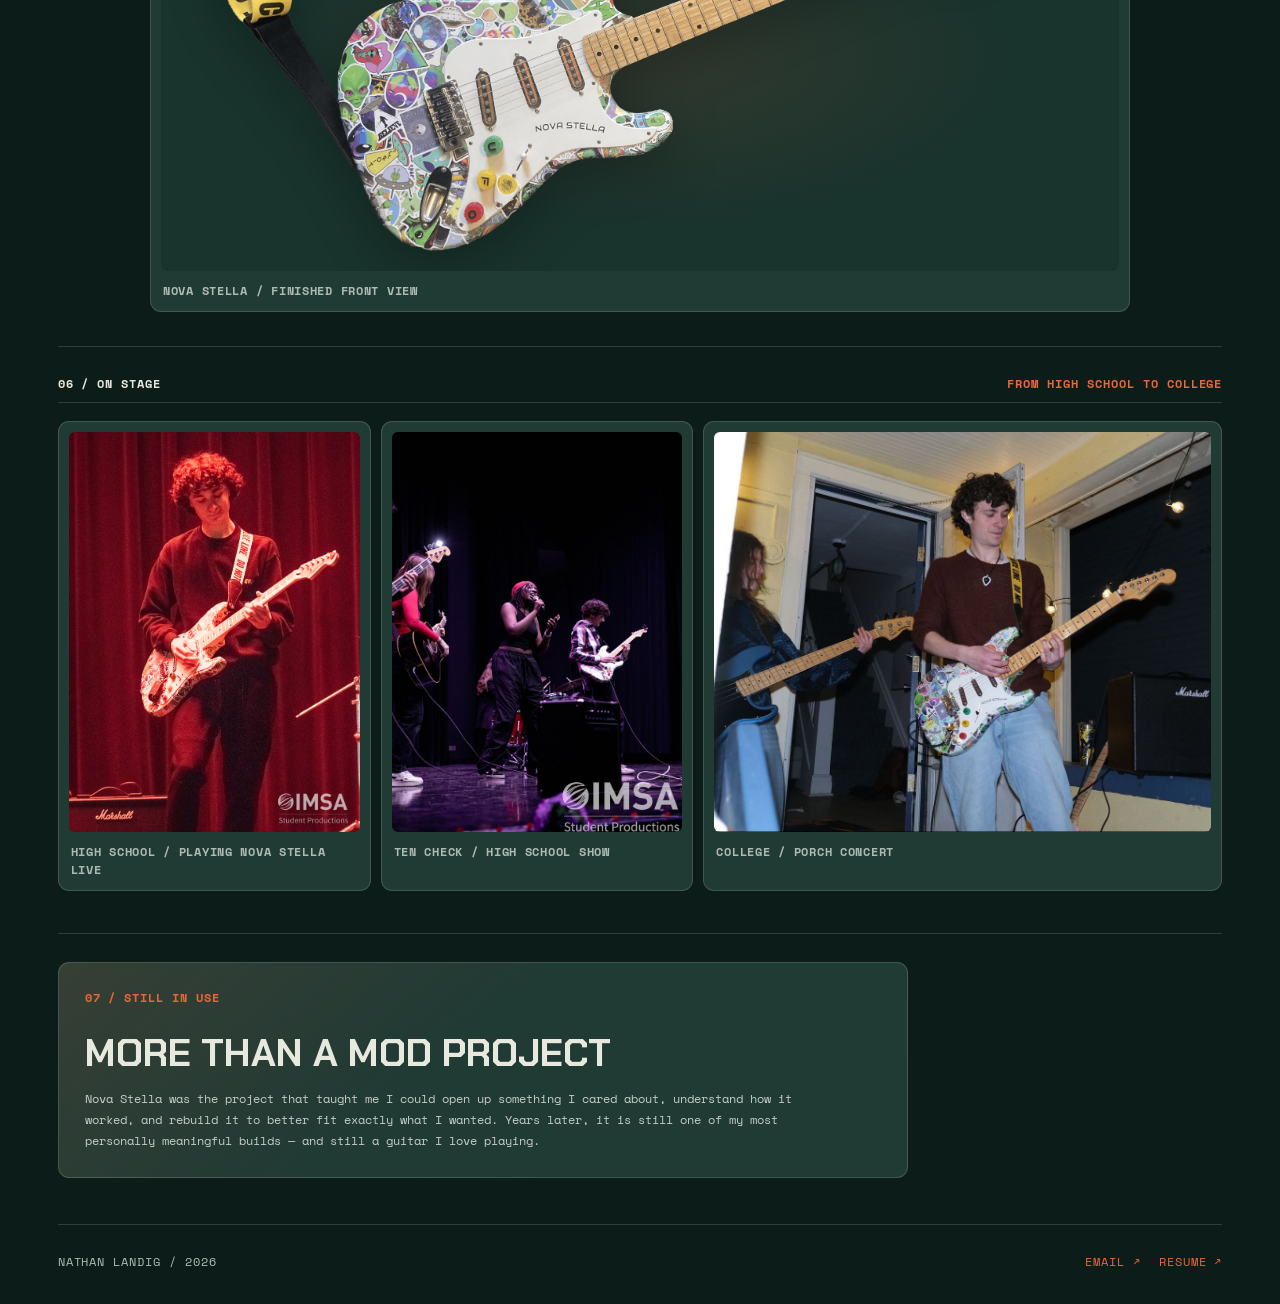
<file: nova_stella.html>
<!DOCTYPE html>
<html lang="en">
<head>
<meta charset="UTF-8">
<meta name="viewport" content="width=device-width, initial-scale=1.0">
<link rel="icon" type="image/png" href="favicon.png">
<title>Nova Stella Custom Strat — Nathan Landig</title>
<link rel="preconnect" href="https://fonts.googleapis.com">
<link rel="preconnect" href="https://fonts.gstatic.com" crossorigin>
<link href="https://fonts.googleapis.com/css2?family=Chakra+Petch:wght@400;500;600;700&family=Space+Mono:wght@400;700&display=swap" rel="stylesheet">
<link rel="stylesheet" href="nova_stella.css">
</head>
<body>

<header class="site-header">
    <div>NATHAN LANDIG / PORTFOLIO</div>
    <a href="index.html">BACK TO HOME ↗</a>
</header>

<main>
<div class="back-link"><a href="index.html#projects">← &nbsp;ALL BUILDS</a></div>

<section class="project-hero">
    <div class="project-info">
        <div class="project-meta">07 / 2023 / ELECTRICAL · GUITAR</div>
        <h1>NOVA STELLA<br>CUSTOM<br>STRAT</h1>
        <p class="intro">
            A standard Fender Squier transformed into the guitar I had been imagining
            for years — rewired, rebuilt, stickerbombed, and customized down to the
            knobs, controls, and pick storage.
        </p>

        <div class="project-specs">
            <div class="spec-row"><span>TYPE</span><span>Personal Project</span></div>
            <div class="spec-row"><span>BASE</span><span>Fender Squier Stratocaster</span></div>
            <div class="spec-row"><span>FOCUS</span><span>Guitar Electronics,<br>Soldering, 3D Printing,<br>Vinyl + Cosmetic Design</span></div>
        </div>
    </div>

    <div class="hero-visual">
        <div class="visual-meta">FRONT / BACK</div>

        <div class="hero-image-stage">
            <div class="glow glow-orange"></div>
            <div class="glow glow-green"></div>

            <img src="images/nova_stella/nova_stella-03.png"
                 alt="Front view of Nova Stella custom Stratocaster"
                 class="hero-guitar hero-front">

            <img src="images/nova_stella/nova_stella-04.png"
                 alt="Back view of Nova Stella custom Stratocaster"
                 class="hero-guitar hero-back">
        </div>

        <a href="#details" class="project-label">
            <div>
                <span>07 / REWIRE · MOD · REBUILD</span>
                <strong>NOVA STELLA CUSTOM STRAT</strong>
            </div>
            <b>↗</b>
        </a>
    </div>
</section>

<section id="details" class="story-grid">
    <article class="story-block">
        <div class="story-heading"><span>01</span><h2>A GUITAR REBORN</h2></div>
        <p>
            This was my first time doing real technical work on a guitar, so nearly
            every step involved teaching myself something new. I started by stripping
            the body down and covering it in alien stickers, then sealed everything
            under multiple protective spray coats.
        </p>
        <p>
            A caution-tape strap completed the Area 51 theme, while the pickguard
            received custom-cut NOVA STELLA vinyl lettering.
        </p>
    </article>

    <article class="story-block">
        <div class="story-heading"><span>02</span><h2>WHY “NOVA STELLA”?</h2></div>
        <p>
            The name means “new star,” which felt right for a guitar being given an
            entirely new identity.
        </p>
        <p>
            It is also a nod to Tycho Brahe's observation of a “new star,” an event
            that helped undermine the Aristotelian idea of an unchanging celestial realm.
            I liked the connection between that history and a guitar rebuilt into
            something completely new.
        </p>
    </article>

    <article class="story-block">
        <div class="story-heading"><span>03</span><h2>LEARNING THROUGH MODIFICATION</h2></div>
        <p>
            What began as a cosmetic project kept expanding. Over multiple sessions
            I completely rewired the guitar, installed new pickups, redesigned the
            controls, and added several small custom parts.
        </p>
        <p>
            By the end, the guitar had become both a musical instrument and a hands-on
            lesson in soldering, wiring, electronics, and how electric guitars actually work.
        </p>
    </article>
</section>

<section class="feature-section">
    <div class="section-topline">
        <span>04 / MODIFICATIONS</span>
        <span>FROM STOCK SQUIER TO NOVA STELLA</span>
    </div>

    <div class="feature-grid">
        <article class="feature-card">
            <span class="feature-number">01</span>
            <h2>FULL REWIRE</h2>
            <p>
                I rewired the guitar's internal electronics from scratch over several
                sessions, learning how the pickup selector, potentiometers, output jack,
                grounding, and signal path all work together.
            </p>
        </article>

        <article class="feature-card">
            <span class="feature-number">02</span>
            <h2>NEW PICKUPS</h2>
            <p>
                The original pickups were replaced, and I deliberately left their outer
                covers off because I loved seeing the coils and construction that normally stay hidden.
            </p>
        </article>

        <article class="feature-card">
            <span class="feature-number">03</span>
            <h2>“KILL POT”</h2>
            <p>
                The red tone control hides a kill-switch function inside the potentiometer.
                It preserves the normal control layout while giving me the rapid on/off
                effect I wanted for playing Buckethead-style parts.
            </p>
        </article>

        <article class="feature-card">
            <span class="feature-number">04</span>
            <h2>CUSTOM HARDWARE</h2>
            <p>
                I added a multi-contact output jack, designed and 3D printed knobs spelling
                U - F - O, and printed pick holders so spare picks would always be within
                reach during shows.
            </p>
        </article>
    </div>
</section>

<section class="detail-section">
    <div class="section-topline">
        <span>05 / FINISHED GUITAR</span>
        <span>FULL VIEW</span>
    </div>

    <figure class="detail-card single-detail">
        <div class="image-stage">
            <img src="images/nova_stella/nova_stella-01.png"
                 alt="Angled front view of Nova Stella with caution tape strap">
        </div>
        <figcaption>NOVA STELLA / FINISHED FRONT VIEW</figcaption>
    </figure>
</section>

<section class="gallery-section">
    <div class="section-topline">
        <span>06 / ON STAGE</span>
        <span>FROM HIGH SCHOOL TO COLLEGE</span>
    </div>

    <div class="photo-grid">
        <figure class="photo-card portrait-card">
            <img src="images/nova_stella/nova_stella-05.jpg"
                 alt="Nathan playing Nova Stella at a high school concert">
            <figcaption>HIGH SCHOOL / PLAYING NOVA STELLA LIVE</figcaption>
        </figure>

        <figure class="photo-card portrait-card">
            <img src="images/nova_stella/nova_stella-06.jpg"
                 alt="Nathan's high school band performing with Nova Stella">
            <figcaption>TEN CHECK / HIGH SCHOOL SHOW</figcaption>
        </figure>

        <figure class="photo-card landscape-card">
            <img src="images/nova_stella/nova_stella-07.jpg"
                 alt="Nathan playing Nova Stella at a college porch concert">
            <figcaption>COLLEGE / PORCH CONCERT</figcaption>
        </figure>
    </div>
</section>

<section class="closing-section">
    <div class="closing-card">
        <div class="closing-meta">07 / STILL IN USE</div>
        <h2>MORE THAN A MOD PROJECT</h2>
        <p>
            Nova Stella was the project that taught me I could open up something I cared about,
            understand how it worked, and rebuild it to better fit exactly what I wanted.
            Years later, it is still one of my most personally meaningful builds — and still
            a guitar I love playing.
        </p>
    </div>
</section>

</main>

<footer>
    <span>NATHAN LANDIG / 2026</span>
    <div>
        <a href="https://mail.google.com/mail/?view=cm&fs=1&to=landig@umich.edu"
           target="_blank" rel="noopener noreferrer">EMAIL ↗</a>
        <a href="resume/Nate_Landig_Resume.pdf" download>RESUME ↗</a>
    </div>
</footer>

</body>
</html>
</file>
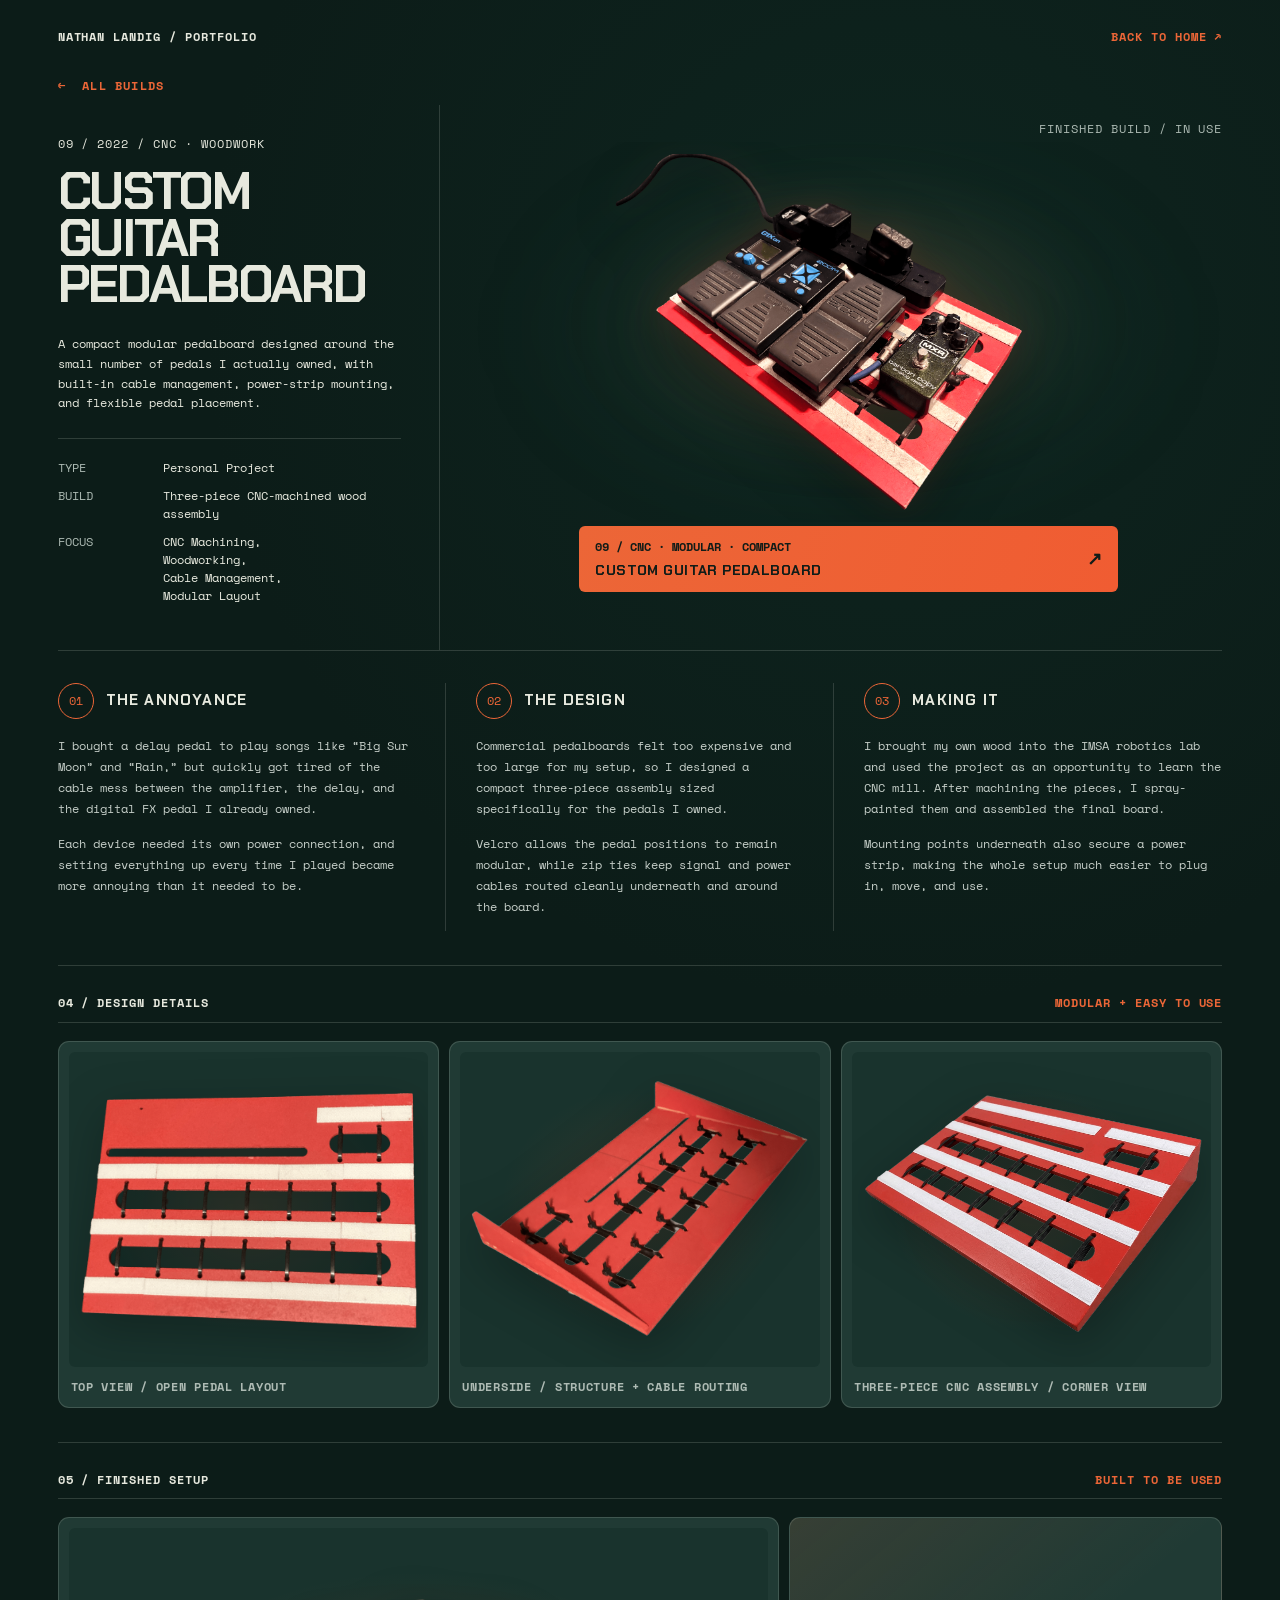
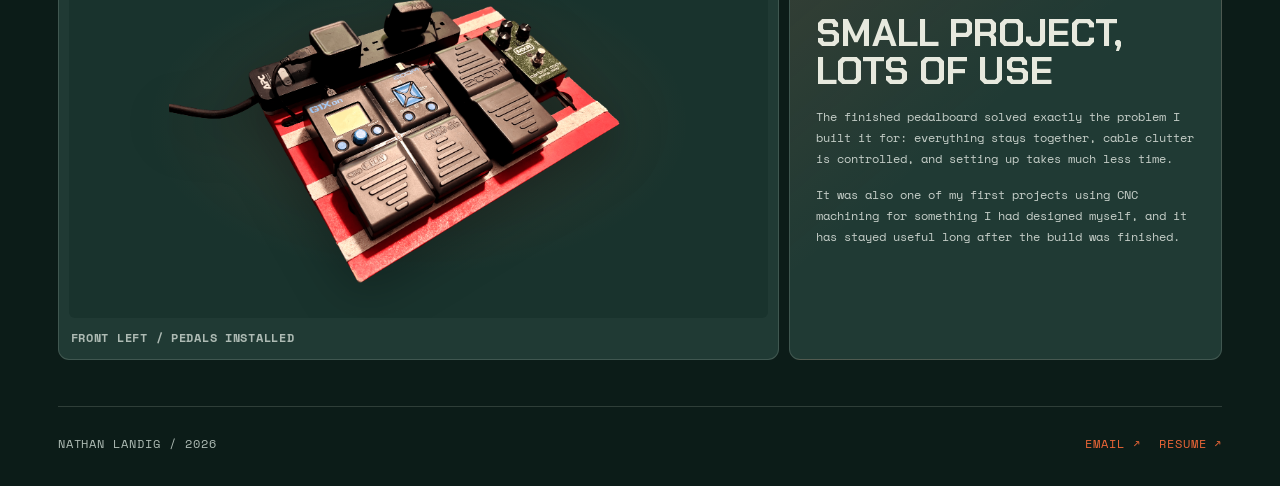
<file: pedalboard.html>
<!DOCTYPE html>
<html lang="en">
<head>
<meta charset="UTF-8">
<meta name="viewport" content="width=device-width, initial-scale=1.0">
<link rel="icon" type="image/png" href="favicon.png">
<title>Custom Guitar Pedalboard — Nathan Landig</title>

<link rel="preconnect" href="https://fonts.googleapis.com">
<link rel="preconnect" href="https://fonts.gstatic.com" crossorigin>
<link href="https://fonts.googleapis.com/css2?family=Chakra+Petch:wght@400;500;600;700&family=Space+Mono:wght@400;700&display=swap" rel="stylesheet">

<link rel="stylesheet" href="pedalboard.css">
</head>

<body>

<header class="site-header">
    <div>NATHAN LANDIG / PORTFOLIO</div>
    <a href="index.html">BACK TO HOME ↗</a>
</header>

<main>

<div class="back-link">
    <a href="index.html#projects">← &nbsp;ALL BUILDS</a>
</div>

<section class="project-hero">

    <div class="project-info">
        <div class="project-meta">
            09 / 2022 / CNC · WOODWORK
        </div>

        <h1>
            CUSTOM<br>
            GUITAR<br>
            PEDALBOARD
        </h1>

        <p class="intro">
            A compact modular pedalboard designed around the small number of pedals
            I actually owned, with built-in cable management, power-strip mounting,
            and flexible pedal placement.
        </p>

        <div class="project-specs">
            <div class="spec-row">
                <span>TYPE</span>
                <span>Personal Project</span>
            </div>

            <div class="spec-row">
                <span>BUILD</span>
                <span>Three-piece CNC-machined wood assembly</span>
            </div>

            <div class="spec-row">
                <span>FOCUS</span>
                <span>
                    CNC Machining,<br>
                    Woodworking,<br>
                    Cable Management,<br>
                    Modular Layout
                </span>
            </div>
        </div>
    </div>

    <div class="hero-visual">
        <div class="visual-meta">FINISHED BUILD / IN USE</div>

        <div class="hero-image-stage">
            <div class="glow glow-orange"></div>
            <div class="glow glow-green"></div>

            <img
                src="images/pedalboard/pedalboard-01.png"
                alt="Custom pedalboard with pedals attached"
                class="hero-image">
        </div>

        <a href="#details" class="project-label">
            <div>
                <span>09 / CNC · MODULAR · COMPACT</span>
                <strong>CUSTOM GUITAR PEDALBOARD</strong>
            </div>
            <b>↗</b>
        </a>
    </div>

</section>


<section id="details" class="story-grid">

    <article class="story-block">
        <div class="story-heading">
            <span>01</span>
            <h2>THE ANNOYANCE</h2>
        </div>

        <p>
            I bought a delay pedal to play songs like “Big Sur Moon” and “Rain,”
            but quickly got tired of the cable mess between the amplifier, the delay,
            and the digital FX pedal I already owned.
        </p>

        <p>
            Each device needed its own power connection, and setting everything up
            every time I played became more annoying than it needed to be.
        </p>
    </article>

    <article class="story-block">
        <div class="story-heading">
            <span>02</span>
            <h2>THE DESIGN</h2>
        </div>

        <p>
            Commercial pedalboards felt too expensive and too large for my setup,
            so I designed a compact three-piece assembly sized specifically for the
            pedals I owned.
        </p>

        <p>
            Velcro allows the pedal positions to remain modular, while zip ties keep
            signal and power cables routed cleanly underneath and around the board.
        </p>
    </article>

    <article class="story-block">
        <div class="story-heading">
            <span>03</span>
            <h2>MAKING IT</h2>
        </div>

        <p>
            I brought my own wood into the IMSA robotics lab and used the project as
            an opportunity to learn the CNC mill. After machining the pieces, I
            spray-painted them and assembled the final board.
        </p>

        <p>
            Mounting points underneath also secure a power strip, making the whole
            setup much easier to plug in, move, and use.
        </p>
    </article>

</section>


<section class="detail-section">

    <div class="section-topline">
        <span>04 / DESIGN DETAILS</span>
        <span>MODULAR + EASY TO USE</span>
    </div>

    <div class="detail-grid">

        <figure class="detail-card">
            <div class="image-stage">
                <img
                    src="images/pedalboard/pedalboard-03.png"
                    alt="Top view of the empty custom pedalboard">
            </div>
            <figcaption>TOP VIEW / OPEN PEDAL LAYOUT</figcaption>
        </figure>

        <figure class="detail-card">
            <div class="image-stage">
                <img
                    src="images/pedalboard/pedalboard-04.png"
                    alt="Underside of the custom pedalboard">
            </div>
            <figcaption>UNDERSIDE / STRUCTURE + CABLE ROUTING</figcaption>
        </figure>

        <figure class="detail-card">
            <div class="image-stage">
                <img
                    src="images/pedalboard/pedalboard-05.png"
                    alt="Corner view of the empty custom pedalboard">
            </div>
            <figcaption>THREE-PIECE CNC ASSEMBLY / CORNER VIEW</figcaption>
        </figure>

    </div>

</section>


<section class="finished-section">

    <div class="section-topline">
        <span>05 / FINISHED SETUP</span>
        <span>BUILT TO BE USED</span>
    </div>

    <div class="finished-grid">

        <figure class="finished-card">
            <div class="image-stage finished-stage">
                <img
                    src="images/pedalboard/pedalboard-02.png"
                    alt="Front-left view of pedalboard with pedals attached">
            </div>
            <figcaption>FRONT LEFT / PEDALS INSTALLED</figcaption>
        </figure>

        <div class="finished-copy">
            <h2>SMALL PROJECT, LOTS OF USE</h2>

            <p>
                The finished pedalboard solved exactly the problem I built it for:
                everything stays together, cable clutter is controlled, and setting
                up takes much less time.
            </p>

            <p>
                It was also one of my first projects using CNC machining for something
                I had designed myself, and it has stayed useful long after the build
                was finished.
            </p>
        </div>

    </div>

</section>

</main>


<footer>
    <span>NATHAN LANDIG / 2026</span>

    <div>
        <a href="https://mail.google.com/mail/?view=cm&fs=1&to=landig@umich.edu"
           target="_blank" rel="noopener noreferrer">EMAIL ↗</a>

        <a href="resume/Nate_Landig_Resume.pdf" download>
            RESUME ↗
        </a>
    </div>
</footer>

</body>
</html>
</file>
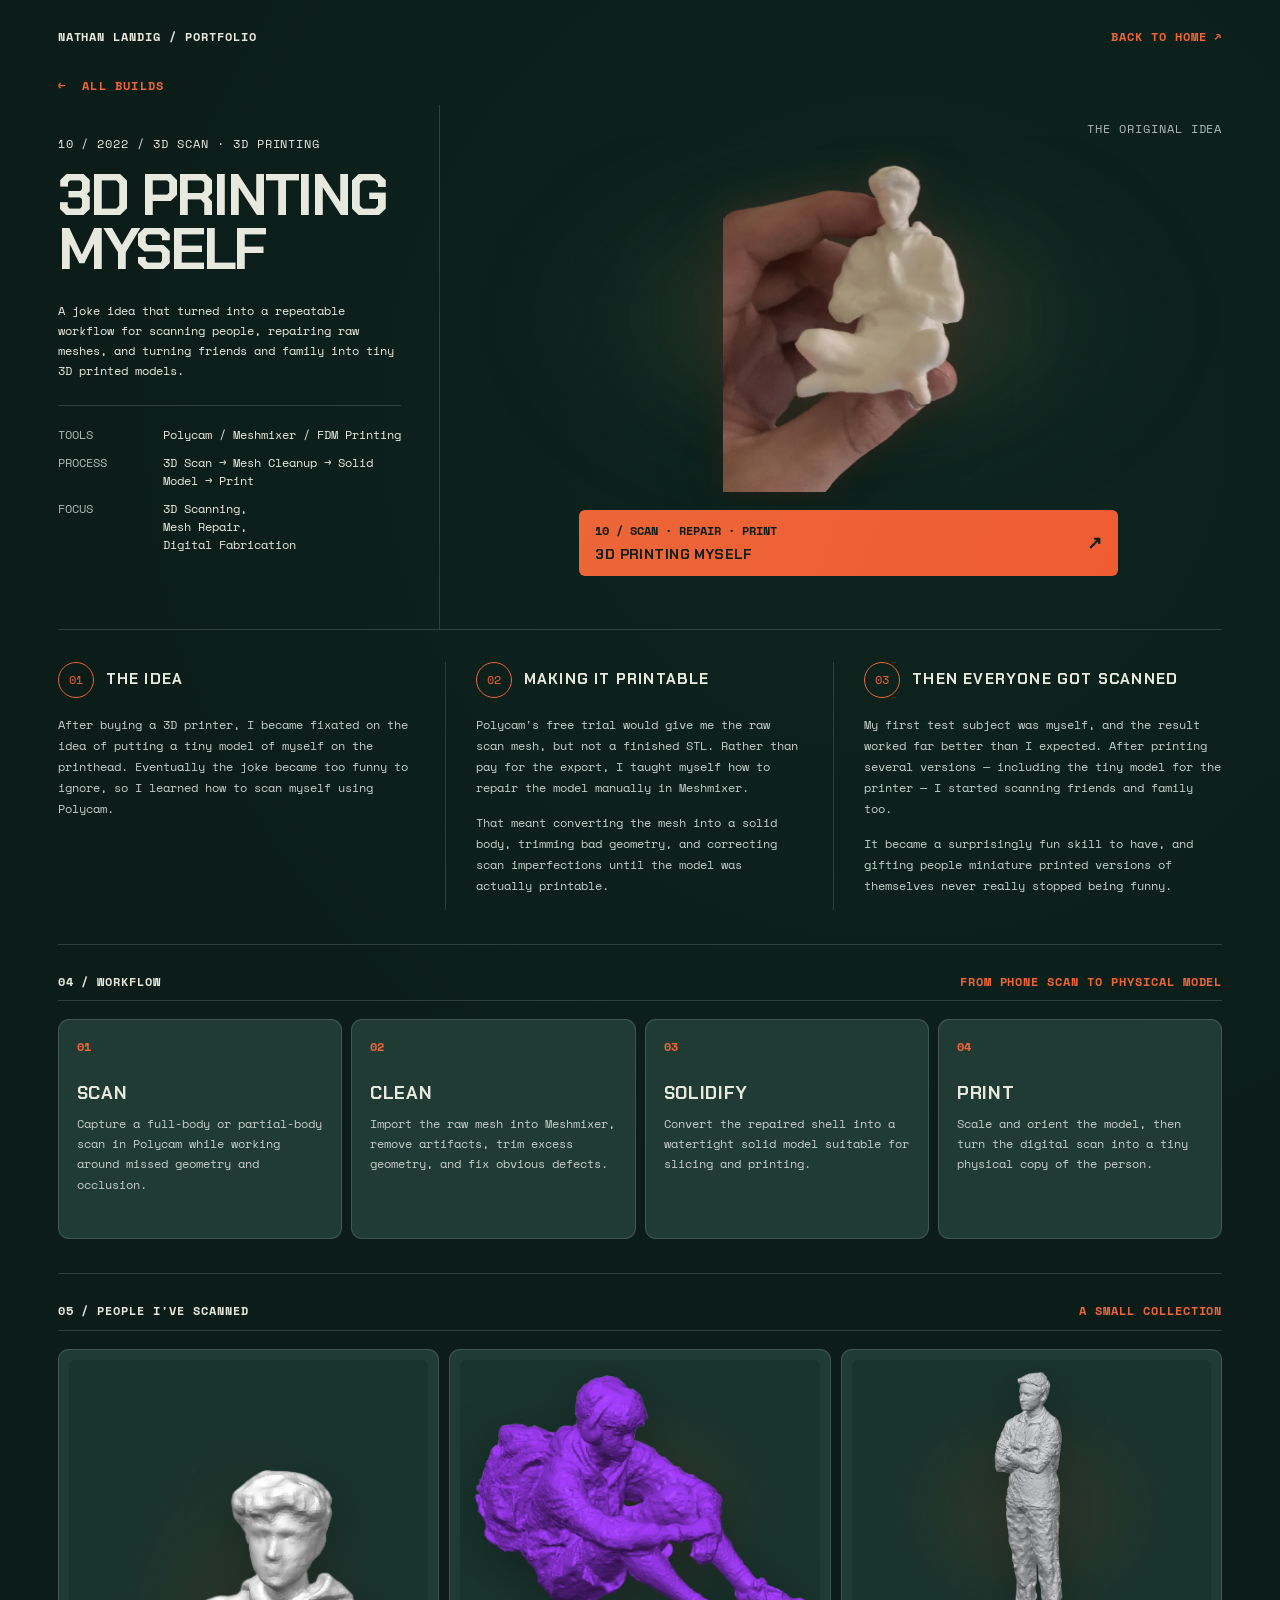
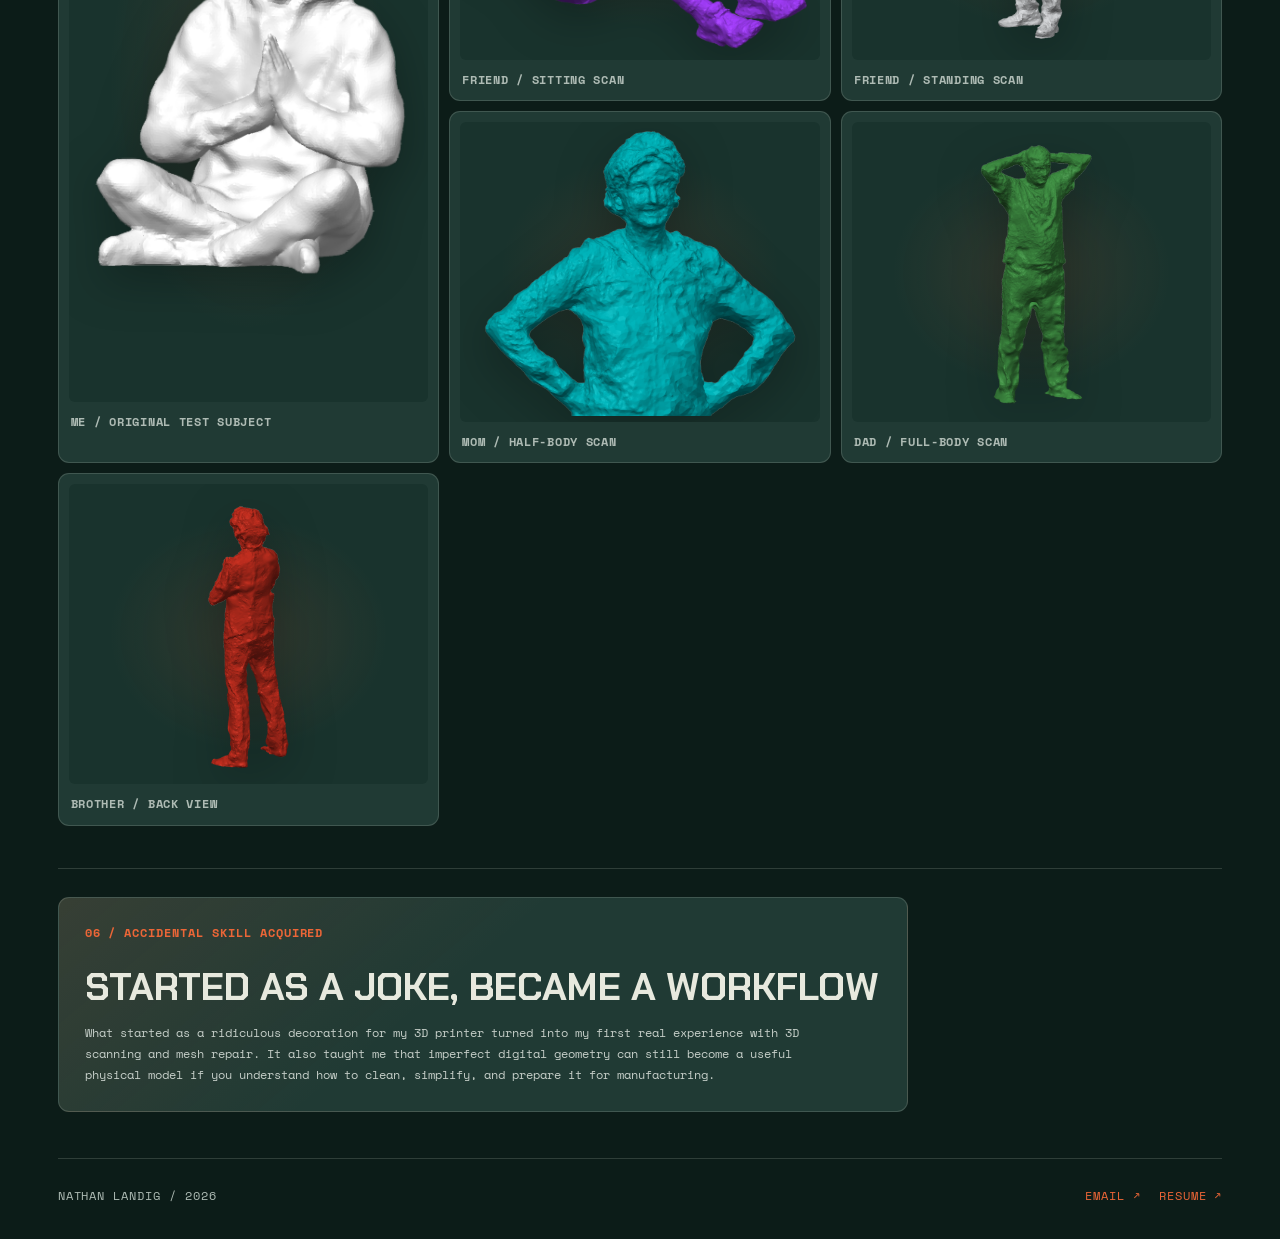
<file: self_print.html>
<!DOCTYPE html>
<html lang="en">
<head>
<meta charset="UTF-8">
<meta name="viewport" content="width=device-width, initial-scale=1.0">
<link rel="icon" type="image/png" href="favicon.png">
<title>3D Printing Myself — Nathan Landig</title>
<link rel="preconnect" href="https://fonts.googleapis.com">
<link rel="preconnect" href="https://fonts.gstatic.com" crossorigin>
<link href="https://fonts.googleapis.com/css2?family=Chakra+Petch:wght@400;500;600;700&family=Space+Mono:wght@400;700&display=swap" rel="stylesheet">
<link rel="stylesheet" href="self_print.css">
</head>
<body>

<header class="site-header">
  <div>NATHAN LANDIG / PORTFOLIO</div>
  <a href="index.html">BACK TO HOME ↗</a>
</header>

<main>
<div class="back-link"><a href="index.html#projects">← &nbsp;ALL BUILDS</a></div>

<section class="project-hero">
  <div class="project-info">
    <div class="project-meta">10 / 2022 / 3D SCAN · 3D PRINTING</div>
    <h1>3D PRINTING<br>MYSELF</h1>
    <p class="intro">
      A joke idea that turned into a repeatable workflow for scanning people,
      repairing raw meshes, and turning friends and family into tiny 3D printed models.
    </p>

    <div class="project-specs">
      <div class="spec-row"><span>TOOLS</span><span>Polycam / Meshmixer / FDM Printing</span></div>
      <div class="spec-row"><span>PROCESS</span><span>3D Scan → Mesh Cleanup → Solid Model → Print</span></div>
      <div class="spec-row"><span>FOCUS</span><span>3D Scanning,<br>Mesh Repair,<br>Digital Fabrication</span></div>
    </div>
  </div>

  <div class="hero-visual">
    <div class="visual-meta">THE ORIGINAL IDEA</div>
    <div class="hero-image-stage">
      <div class="glow glow-orange"></div>
      <div class="glow glow-green"></div>
      <img src="images/self_print/self_print-01.png"
           alt="Hand holding a small 3D printed model"
           class="hero-image">
    </div>
    <a href="#details" class="project-label">
      <div>
        <span>10 / SCAN · REPAIR · PRINT</span>
        <strong>3D PRINTING MYSELF</strong>
      </div>
      <b>↗</b>
    </a>
  </div>
</section>

<section id="details" class="story-grid">
  <article class="story-block">
    <div class="story-heading"><span>01</span><h2>THE IDEA</h2></div>
    <p>
      After buying a 3D printer, I became fixated on the idea of putting a tiny
      model of myself on the printhead. Eventually the joke became too funny to ignore,
      so I learned how to scan myself using Polycam.
    </p>
  </article>

  <article class="story-block">
    <div class="story-heading"><span>02</span><h2>MAKING IT PRINTABLE</h2></div>
    <p>
      Polycam's free trial would give me the raw scan mesh, but not a finished STL.
      Rather than pay for the export, I taught myself how to repair the model manually in Meshmixer.
    </p>
    <p>
      That meant converting the mesh into a solid body, trimming bad geometry,
      and correcting scan imperfections until the model was actually printable.
    </p>
  </article>

  <article class="story-block">
    <div class="story-heading"><span>03</span><h2>THEN EVERYONE GOT SCANNED</h2></div>
    <p>
      My first test subject was myself, and the result worked far better than I expected.
      After printing several versions — including the tiny model for the printer —
      I started scanning friends and family too.
    </p>
    <p>
      It became a surprisingly fun skill to have, and gifting people miniature
      printed versions of themselves never really stopped being funny.
    </p>
  </article>
</section>

<section class="process-section">
  <div class="section-topline">
    <span>04 / WORKFLOW</span>
    <span>FROM PHONE SCAN TO PHYSICAL MODEL</span>
  </div>

  <div class="process-grid">
    <article class="process-card"><span>01</span><h2>SCAN</h2><p>Capture a full-body or partial-body scan in Polycam while working around missed geometry and occlusion.</p></article>
    <article class="process-card"><span>02</span><h2>CLEAN</h2><p>Import the raw mesh into Meshmixer, remove artifacts, trim excess geometry, and fix obvious defects.</p></article>
    <article class="process-card"><span>03</span><h2>SOLIDIFY</h2><p>Convert the repaired shell into a watertight solid model suitable for slicing and printing.</p></article>
    <article class="process-card"><span>04</span><h2>PRINT</h2><p>Scale and orient the model, then turn the digital scan into a tiny physical copy of the person.</p></article>
  </div>
</section>

<section class="gallery-section">
  <div class="section-topline">
    <span>05 / PEOPLE I'VE SCANNED</span>
    <span>A SMALL COLLECTION</span>
  </div>

  <div class="scan-grid">
    <figure class="scan-card featured-scan">
      <div class="scan-stage">
        <img src="images/self_print/self_print-03.png" alt="Meshmixer model of the original self scan">
      </div>
      <figcaption>ME / ORIGINAL TEST SUBJECT</figcaption>
    </figure>

    <figure class="scan-card">
      <div class="scan-stage">
        <img src="images/self_print/self_print-02.png" alt="Meshmixer model of a seated friend with headphones and backpack">
      </div>
      <figcaption>FRIEND / SITTING SCAN</figcaption>
    </figure>

    <figure class="scan-card">
      <div class="scan-stage">
        <img src="images/self_print/self_print-04.png" alt="Meshmixer model of a standing friend">
      </div>
      <figcaption>FRIEND / STANDING SCAN</figcaption>
    </figure>

    <figure class="scan-card">
      <div class="scan-stage">
        <img src="images/self_print/self_print-05.png" alt="Meshmixer model of the user's mom">
      </div>
      <figcaption>MOM / HALF-BODY SCAN</figcaption>
    </figure>

    <figure class="scan-card">
      <div class="scan-stage">
        <img src="images/self_print/self_print-06.png" alt="Meshmixer model of the user's dad">
      </div>
      <figcaption>DAD / FULL-BODY SCAN</figcaption>
    </figure>

    <figure class="scan-card">
      <div class="scan-stage">
        <img src="images/self_print/self_print-07.png" alt="Meshmixer model of the user's brother from behind">
      </div>
      <figcaption>BROTHER / BACK VIEW</figcaption>
    </figure>
  </div>
</section>

<section class="closing-section">
  <div class="closing-card">
    <div class="closing-meta">06 / ACCIDENTAL SKILL ACQUIRED</div>
    <h2>STARTED AS A JOKE, BECAME A WORKFLOW</h2>
    <p>
      What started as a ridiculous decoration for my 3D printer turned into my first real
      experience with 3D scanning and mesh repair. It also taught me that imperfect digital
      geometry can still become a useful physical model if you understand how to clean,
      simplify, and prepare it for manufacturing.
    </p>
  </div>
</section>
</main>

<footer>
  <span>NATHAN LANDIG / 2026</span>
  <div>
    <a href="https://mail.google.com/mail/?view=cm&fs=1&to=landig@umich.edu" target="_blank" rel="noopener noreferrer">EMAIL ↗</a>
    <a href="resume/Nate_Landig_Resume.pdf" download>RESUME ↗</a>
  </div>
</footer>

</body>
</html>
</file>
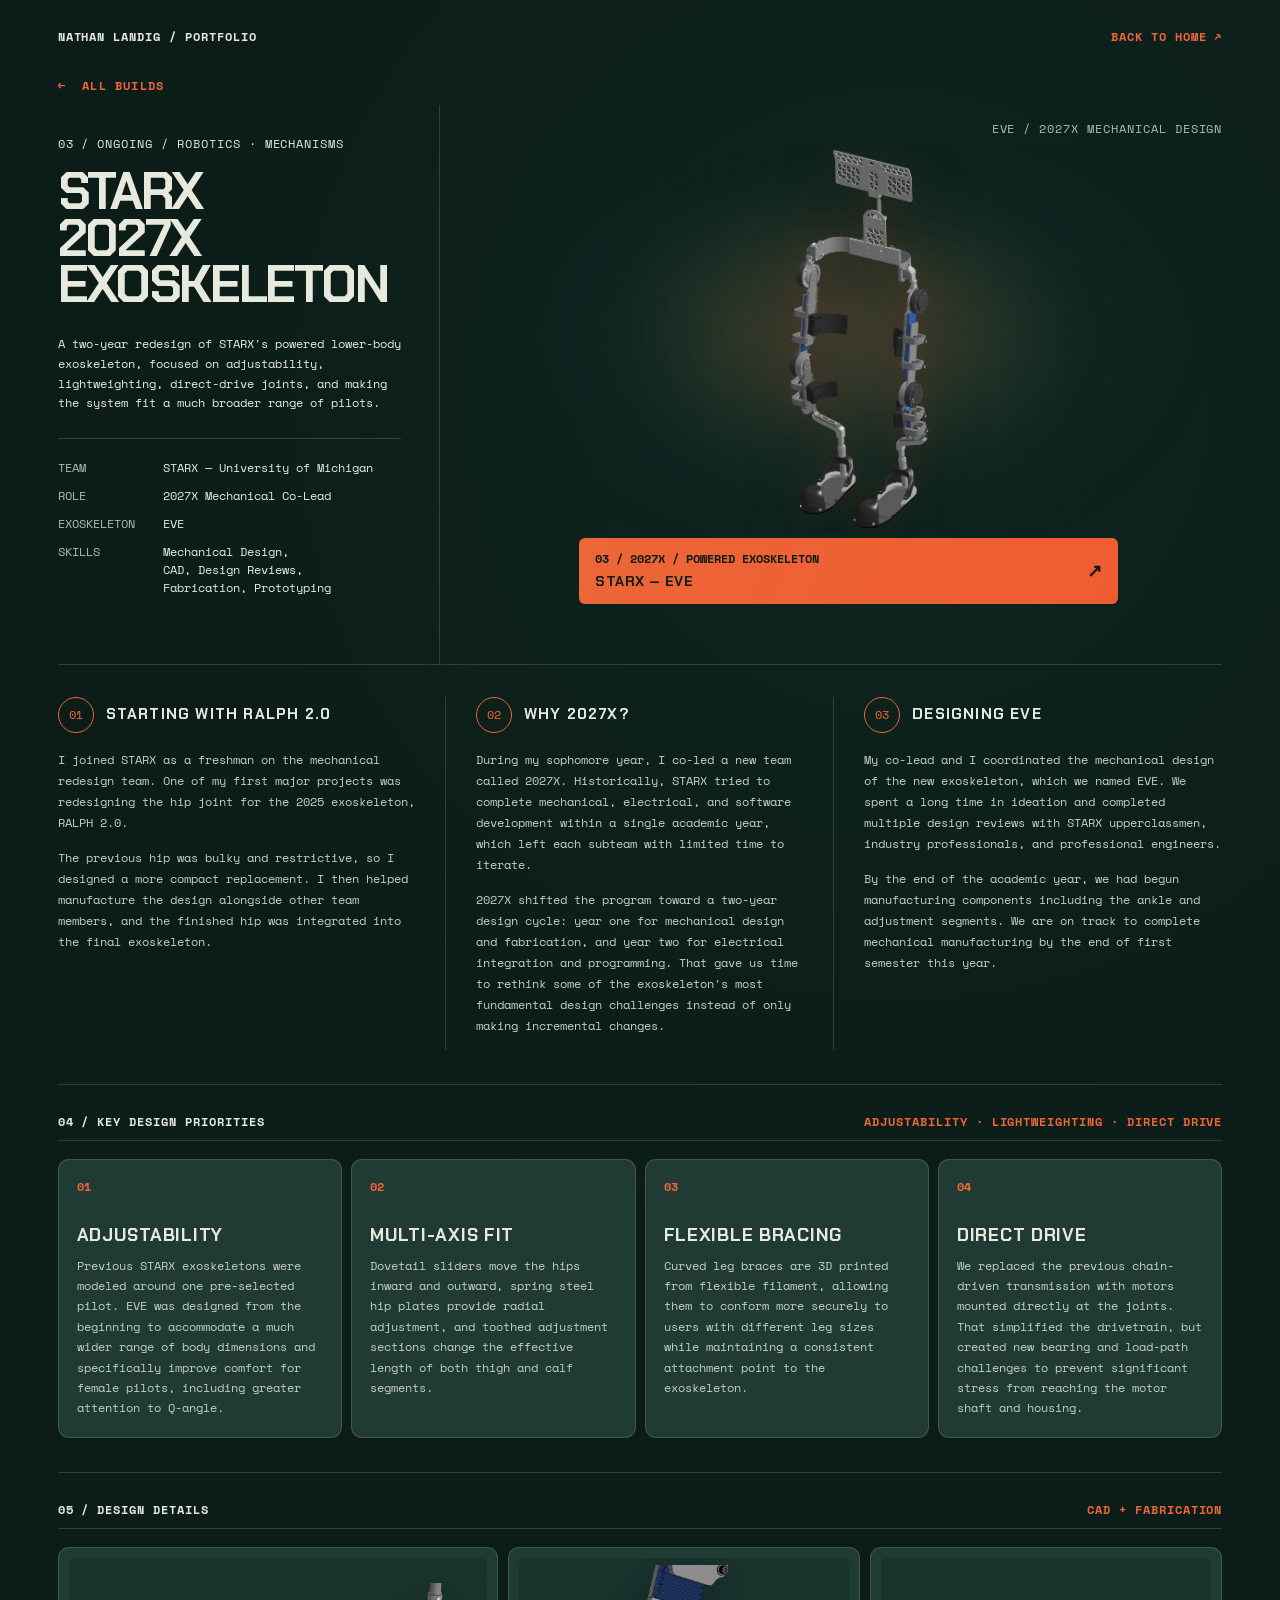
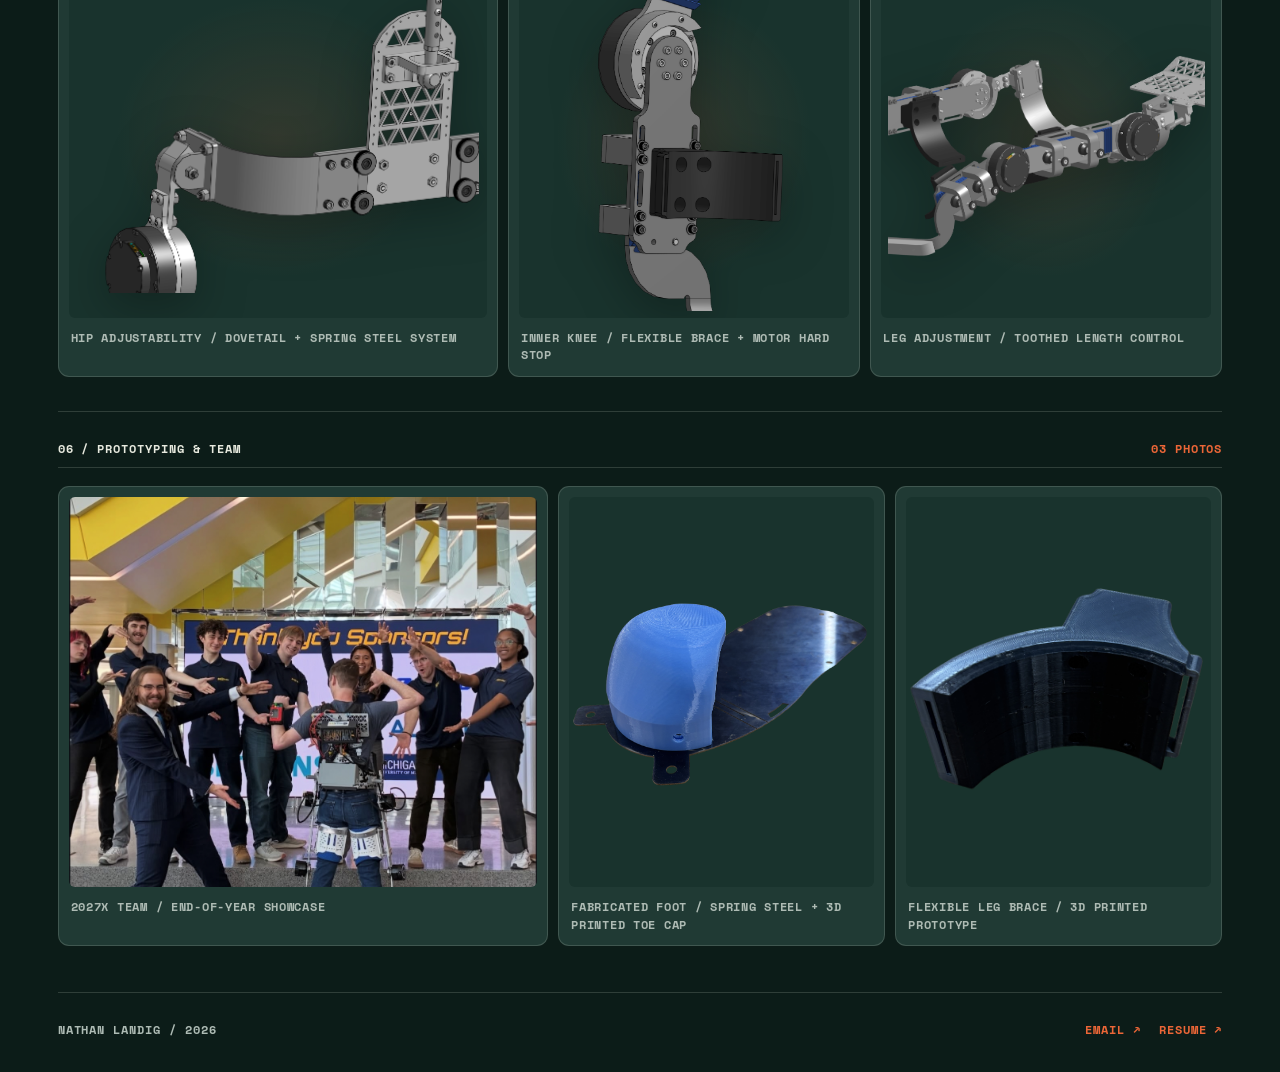
<file: starx27.html>
<!DOCTYPE html>
<html lang="en">
<head>
    <meta charset="UTF-8">
    <meta name="viewport" content="width=device-width, initial-scale=1.0">

    <link rel="icon" type="image/png" href="favicon.png">

    <title>STARX 2027X Exoskeleton — Nathan Landig</title>

    <link rel="preconnect" href="https://fonts.googleapis.com">
    <link rel="preconnect" href="https://fonts.gstatic.com" crossorigin>
    <link href="https://fonts.googleapis.com/css2?family=Chakra+Petch:wght@400;500;600;700&family=Space+Mono:wght@400;700&display=swap" rel="stylesheet">

    <link rel="stylesheet" href="starx27.css">
</head>

<body>

    <!-- HEADER -->
    <header class="site-header">
        <div>NATHAN LANDIG / PORTFOLIO</div>
        <a href="index.html">BACK TO HOME ↗</a>
    </header>

    <main>

        <div class="back-link">
            <a href="index.html#projects">← &nbsp;ALL BUILDS</a>
        </div>

        <!-- HERO -->
        <section class="project-hero">

            <div class="project-info">
                <div class="project-meta">
                    03 / ONGOING / ROBOTICS · MECHANISMS
                </div>

                <h1>
                    STARX<br>
                    2027X<br>
                    EXOSKELETON
                </h1>

                <p class="intro">
                    A two-year redesign of STARX's powered lower-body exoskeleton,
                    focused on adjustability, lightweighting, direct-drive joints,
                    and making the system fit a much broader range of pilots.
                </p>

                <div class="project-specs">
                    <div class="spec-row">
                        <span>TEAM</span>
                        <span>STARX — University of Michigan</span>
                    </div>

                    <div class="spec-row">
                        <span>ROLE</span>
                        <span>2027X Mechanical Co-Lead</span>
                    </div>

                    <div class="spec-row">
                        <span>EXOSKELETON</span>
                        <span>EVE</span>
                    </div>

                    <div class="spec-row">
                        <span>SKILLS</span>
                        <span>
                            Mechanical Design,<br>
                            CAD, Design Reviews,<br>
                            Fabrication, Prototyping
                        </span>
                    </div>
                </div>
            </div>

            <div class="hero-visual">
                <div class="visual-meta">EVE / 2027X MECHANICAL DESIGN</div>

                <div class="hero-image-stage">
                    <div class="glow glow-orange"></div>
                    <div class="glow glow-green"></div>

                    <img
                        src="images/starx27/starx27-02.png"
                        alt="Portrait CAD rendering of the STARX EVE exoskeleton"
                        class="hero-image">
                </div>

                <a href="#details" class="project-label">
                    <div>
                        <span>03 / 2027X / POWERED EXOSKELETON</span>
                        <strong>STARX — EVE</strong>
                    </div>
                    <b>↗</b>
                </a>
            </div>

        </section>


        <!-- PROJECT STORY -->
        <section id="details" class="story-grid">

            <article class="story-block">
                <div class="story-heading">
                    <span>01</span>
                    <h2>STARTING WITH RALPH 2.0</h2>
                </div>

                <p>
                    I joined STARX as a freshman on the mechanical redesign team.
                    One of my first major projects was redesigning the hip joint
                    for the 2025 exoskeleton, RALPH 2.0.
                </p>

                <p>
                    The previous hip was bulky and restrictive, so I designed a
                    more compact replacement. I then helped manufacture the design
                    alongside other team members, and the finished hip was integrated
                    into the final exoskeleton.
                </p>
            </article>

            <article class="story-block">
                <div class="story-heading">
                    <span>02</span>
                    <h2>WHY 2027X?</h2>
                </div>

                <p>
                    During my sophomore year, I co-led a new team called 2027X.
                    Historically, STARX tried to complete mechanical, electrical,
                    and software development within a single academic year, which
                    left each subteam with limited time to iterate.
                </p>

                <p>
                    2027X shifted the program toward a two-year design cycle:
                    year one for mechanical design and fabrication, and year two
                    for electrical integration and programming. That gave us time
                    to rethink some of the exoskeleton's most fundamental design
                    challenges instead of only making incremental changes.
                </p>
            </article>

            <article class="story-block">
                <div class="story-heading">
                    <span>03</span>
                    <h2>DESIGNING EVE</h2>
                </div>

                <p>
                    My co-lead and I coordinated the mechanical design of the new
                    exoskeleton, which we named EVE. We spent a long time in
                    ideation and completed multiple design reviews with STARX
                    upperclassmen, industry professionals, and professional engineers.
                </p>

                <p>
                    By the end of the academic year, we had begun manufacturing
                    components including the ankle and adjustment segments. We are
                    on track to complete mechanical manufacturing by the end of
                    first semester this year.
                </p>
            </article>

        </section>


        <!-- DESIGN PRIORITIES -->
        <section class="feature-section">

            <div class="section-topline">
                <span>04 / KEY DESIGN PRIORITIES</span>
                <span>ADJUSTABILITY · LIGHTWEIGHTING · DIRECT DRIVE</span>
            </div>

            <div class="feature-grid">

                <article class="feature-card">
                    <span class="feature-number">01</span>
                    <h2>ADJUSTABILITY</h2>
                    <p>
                        Previous STARX exoskeletons were modeled around one
                        pre-selected pilot. EVE was designed from the beginning
                        to accommodate a much wider range of body dimensions and
                        specifically improve comfort for female pilots, including
                        greater attention to Q-angle.
                    </p>
                </article>

                <article class="feature-card">
                    <span class="feature-number">02</span>
                    <h2>MULTI-AXIS FIT</h2>
                    <p>
                        Dovetail sliders move the hips inward and outward, spring
                        steel hip plates provide radial adjustment, and toothed
                        adjustment sections change the effective length of both
                        thigh and calf segments.
                    </p>
                </article>

                <article class="feature-card">
                    <span class="feature-number">03</span>
                    <h2>FLEXIBLE BRACING</h2>
                    <p>
                        Curved leg braces are 3D printed from flexible filament,
                        allowing them to conform more securely to users with
                        different leg sizes while maintaining a consistent
                        attachment point to the exoskeleton.
                    </p>
                </article>

                <article class="feature-card">
                    <span class="feature-number">04</span>
                    <h2>DIRECT DRIVE</h2>
                    <p>
                        We replaced the previous chain-driven transmission with
                        motors mounted directly at the joints. That simplified the
                        drivetrain, but created new bearing and load-path challenges
                        to prevent significant stress from reaching the motor shaft
                        and housing.
                    </p>
                </article>

            </div>

        </section>


        <!-- CAD / HARDWARE DETAILS -->
        <section class="detail-section">

            <div class="section-topline">
                <span>05 / DESIGN DETAILS</span>
                <span>CAD + FABRICATION</span>
            </div>

            <div class="detail-grid">

                <figure class="detail-card detail-wide">
                    <div class="image-stage cad-stage">
                        <img
                            src="images/starx27/starx27-04.png"
                            alt="Back corner CAD view showing the EVE hip adjustment mechanism">
                    </div>
                    <figcaption>HIP ADJUSTABILITY / DOVETAIL + SPRING STEEL SYSTEM</figcaption>
                </figure>

                <figure class="detail-card">
                    <div class="image-stage cad-stage">
                        <img
                            src="images/starx27/starx27-05.png"
                            alt="Inner knee CAD view showing flexible brace and motor hard stop">
                    </div>
                    <figcaption>INNER KNEE / FLEXIBLE BRACE + MOTOR HARD STOP</figcaption>
                </figure>

                <figure class="detail-card">
                    <div class="image-stage cad-stage">
                        <img
                            src="images/starx27/starx27-01.png"
                            alt="Flat CAD view focused on EVE leg adjustment section">
                    </div>
                    <figcaption>LEG ADJUSTMENT / TOOTHED LENGTH CONTROL</figcaption>
                </figure>

            </div>

        </section>


        <!-- FABRICATION / TEAM -->
        <section class="gallery-section">

            <div class="section-topline">
                <span>06 / PROTOTYPING & TEAM</span>
                <span>03 PHOTOS</span>
            </div>

            <div class="photo-grid">

                <figure class="photo-card team-card">
                    <img
                        src="images/starx27/starx27-03.jpg"
                        alt="STARX 2027X team at the end-of-year showcase">
                    <figcaption>2027X TEAM / END-OF-YEAR SHOWCASE</figcaption>
                </figure>

                <figure class="photo-card">
                    <img
                        src="images/starx27/starx27-06.png"
                        alt="Fabricated EVE foot with spring steel base plate and 3D printed toe cap">
                    <figcaption>FABRICATED FOOT / SPRING STEEL + 3D PRINTED TOE CAP</figcaption>
                </figure>

                <figure class="photo-card">
                    <img
                        src="images/starx27/starx27-07.png"
                        alt="3D printed flexible leg brace for the EVE exoskeleton">
                    <figcaption>FLEXIBLE LEG BRACE / 3D PRINTED PROTOTYPE</figcaption>
                </figure>

            </div>

        </section>

    </main>


    <!-- FOOTER -->
    <footer>
        <span>NATHAN LANDIG / 2026</span>

        <div>
            <a href="https://mail.google.com/mail/?view=cm&fs=1&to=landig@umich.edu" target="_blank" rel="noopener noreferrer">EMAIL ↗</a>
            <a href="resume/Nate_Landig_Resume.pdf" download>RESUME ↗</a>
        </div>
    </footer>

</body>
</html>
</file>
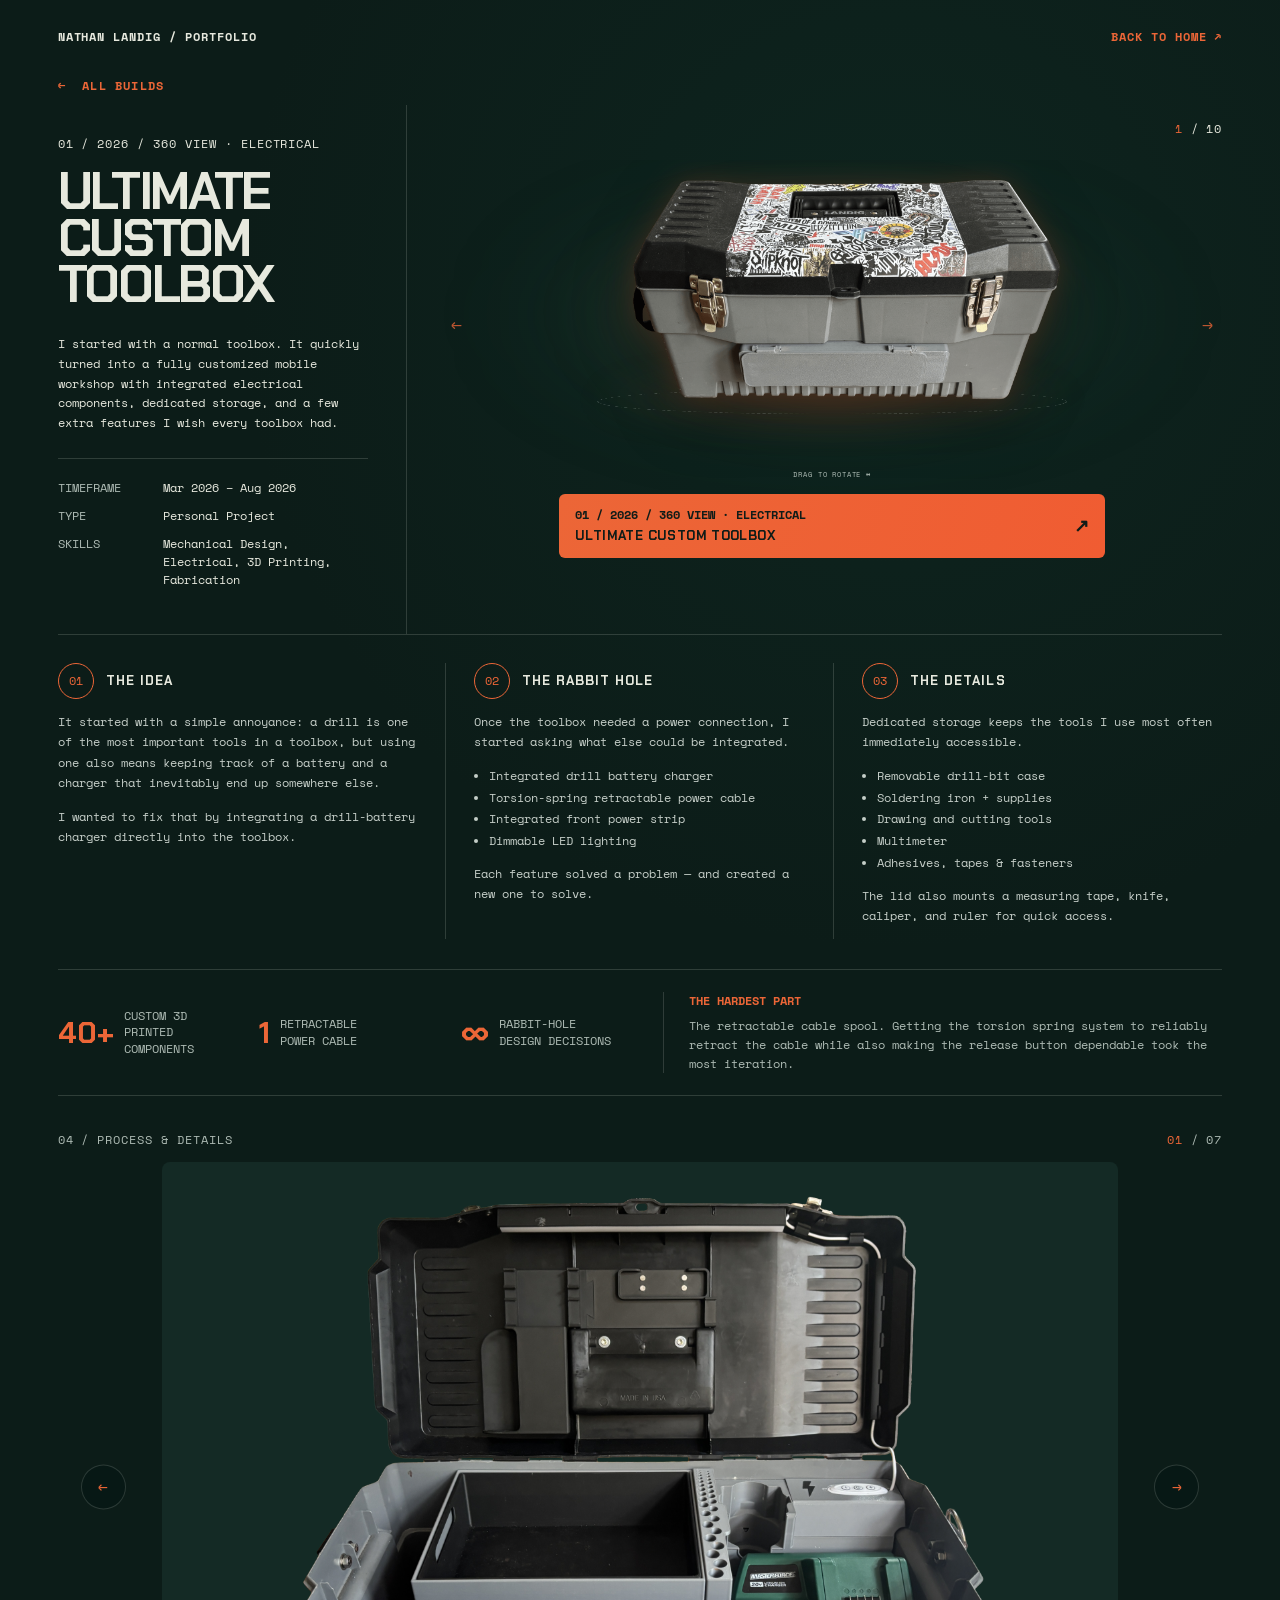
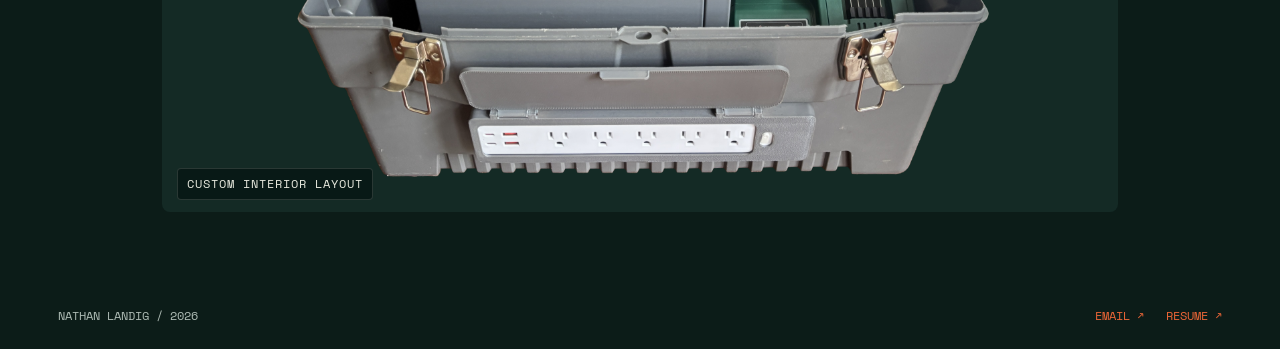
<file: toolbox.html>
<!DOCTYPE html>
<html lang="en">
<head>
    <meta charset="UTF-8">
    <meta name="viewport" content="width=device-width, initial-scale=1.0">

    <link rel="icon" type="image/png" href="favicon.png">

    <title>Ultimate Custom Toolbox — Nathan Landig</title>

    <link rel="preconnect" href="https://fonts.googleapis.com">
    <link rel="preconnect" href="https://fonts.gstatic.com" crossorigin>

    <link href="https://fonts.googleapis.com/css2?family=Chakra+Petch:wght@400;500;600;700&family=Space+Mono:wght@400;700&display=swap" rel="stylesheet">

    <link rel="stylesheet" href="toolbox.css">
</head>

<body>

    <!-- HEADER -->
    <header class="site-header">
        <div>NATHAN LANDIG / PORTFOLIO</div>

        <a href="index.html">
            BACK TO HOME ↗
        </a>
    </header>


    <main>

        <!-- BACK LINK -->
        <div class="back-link">
            <a href="index.html#projects">← &nbsp;ALL BUILDS</a>
        </div>


        <!-- =====================================================
             HERO
        ====================================================== -->

        <section class="project-hero">

            <!-- LEFT INFORMATION -->
            <div class="project-info">

                <div class="project-meta">
                    01 / 2026 / 360 VIEW · ELECTRICAL
                </div>

                <h1>
                    ULTIMATE<br>
                    CUSTOM<br>
                    TOOLBOX
                </h1>

                <p class="intro">
                    I started with a normal toolbox. It quickly turned into
                    a fully customized mobile workshop with integrated
                    electrical components, dedicated storage, and a few
                    extra features I wish every toolbox had.
                </p>

                <div class="project-specs">

                    <div class="spec-row">
                        <span>TIMEFRAME</span>
                        <span>Mar 2026 – Aug 2026</span>
                    </div>

                    <div class="spec-row">
                        <span>TYPE</span>
                        <span>Personal Project</span>
                    </div>

                    <div class="spec-row">
                        <span>SKILLS</span>
                        <span>
                            Mechanical Design,<br>
                            Electrical, 3D Printing,<br>
                            Fabrication
                        </span>
                    </div>

                </div>

            </div>


            <!-- RIGHT 360 VIEW -->
            <div class="viewer-column">

                <div class="viewer-counter">
                    <span>1</span> / 10
                </div>

                <div class="viewer-stage">

                    <!-- Dedicated glow layers -->
                    <div class="glow glow-orange"></div>
                    <div class="glow glow-green"></div>

                    <!-- Ground glow -->
                    <div class="ground-glow"></div>

                    <!-- Your 360 viewer -->
                    <canvas id="viewer"></canvas>

                    <!-- Fake ground ellipse -->
                    <div class="ground-ring"></div>

                    <div class="drag-label">
                        DRAG TO ROTATE ↔
                    </div>

                    <!-- Controls -->
                    <button class="viewer-arrow viewer-prev" id="prev360">
                        ←
                    </button>

                    <button class="viewer-arrow viewer-next" id="next360">
                        →
                    </button>

                </div>


                <!-- Featured project label -->
                <a href="#details" class="viewer-project-label">

                    <div>
                        <span>
                            01 / 2026 / 360 VIEW · ELECTRICAL
                        </span>

                        <strong>
                            ULTIMATE CUSTOM TOOLBOX
                        </strong>
                    </div>

                    <b>↗</b>

                </a>

            </div>

        </section>



        <!-- =====================================================
             PROJECT STORY
        ====================================================== -->

        <section id="details" class="story-grid">

            <!-- 01 -->
            <article class="story-block">

                <div class="story-heading">
                    <span>01</span>
                    <h2>THE IDEA</h2>
                </div>

                <p>
                    It started with a simple annoyance: a drill is one of
                    the most important tools in a toolbox, but using one
                    also means keeping track of a battery and a charger
                    that inevitably end up somewhere else.
                </p>

                <p>
                    I wanted to fix that by integrating a drill-battery
                    charger directly into the toolbox.
                </p>

            </article>


            <!-- 02 -->
            <article class="story-block">

                <div class="story-heading">
                    <span>02</span>
                    <h2>THE RABBIT HOLE</h2>
                </div>

                <p>
                    Once the toolbox needed a power connection, I started
                    asking what else could be integrated.
                </p>

                <ul>
                    <li>Integrated drill battery charger</li>
                    <li>Torsion-spring retractable power cable</li>
                    <li>Integrated front power strip</li>
                    <li>Dimmable LED lighting</li>
                </ul>

                <p>
                    Each feature solved a problem — and created a new one
                    to solve.
                </p>

            </article>


            <!-- 03 -->
            <article class="story-block">

                <div class="story-heading">
                    <span>03</span>
                    <h2>THE DETAILS</h2>
                </div>

                <p>
                    Dedicated storage keeps the tools I use most often
                    immediately accessible.
                </p>

                <ul>
                    <li>Removable drill-bit case</li>
                    <li>Soldering iron + supplies</li>
                    <li>Drawing and cutting tools</li>
                    <li>Multimeter</li>
                    <li>Adhesives, tapes & fasteners</li>
                </ul>

                <p>
                    The lid also mounts a measuring tape, knife, caliper,
                    and ruler for quick access.
                </p>

            </article>

        </section>



        <!-- =====================================================
             SECONDARY DETAIL STRIP
        ====================================================== -->

        <section class="detail-strip">

            <div class="detail-stat">
                <strong>40+</strong>
                <span>
                    CUSTOM 3D PRINTED<br>
                    COMPONENTS
                </span>
            </div>

            <div class="detail-stat">
                <strong>1</strong>
                <span>
                    RETRACTABLE<br>
                    POWER CABLE
                </span>
            </div>

            <div class="detail-stat">
                <strong>∞</strong>
                <span>
                    RABBIT-HOLE<br>
                    DESIGN DECISIONS
                </span>
            </div>

            <div class="detail-note">
                <strong>THE HARDEST PART</strong>

                <p>
                    The retractable cable spool. Getting the torsion spring
                    system to reliably retract the cable while also making
                    the release button dependable took the most iteration.
                </p>
            </div>

        </section>



        <!-- =====================================================
             PHOTO GALLERY
        ====================================================== -->

        <section class="gallery-section">

            <div class="section-topline">
                <span>04 / PROCESS & DETAILS</span>

                <span>
                    <span id="galleryNumber">01</span> /
                    <span id="galleryTotal">07</span>
                </span>
            </div>


            <div class="gallery">

                <button
                    class="gallery-arrow gallery-left"
                    id="galleryPrev"
                    aria-label="Previous image">
                    ←
                </button>


                <div class="gallery-image-wrap">

                    <img
                        id="galleryImage"
                        src="images/toolbox/gallery/toolbox-01.png"
                        alt="Ultimate Custom Toolbox"
                    >

                    <div class="gallery-caption" id="galleryCaption">
                        CUSTOM INTERIOR LAYOUT
                    </div>

                </div>


                <button
                    class="gallery-arrow gallery-right"
                    id="galleryNext"
                    aria-label="Next image">
                    →
                </button>

            </div>

        </section>

    </main>



    <!-- FOOTER -->
    <footer>

        <span>
            NATHAN LANDIG / 2026
        </span>

        <div>
            <a href="https://mail.google.com/mail/?view=cm&fs=1&to=landig@umich.edu" target="_blank" rel="noopener noreferrer">
                EMAIL ↗
            </a>

            <a
                href="resume/Nate_Landig_Resume.pdf"
                download>
                RESUME ↗
            </a>
        </div>

    </footer>


    <script src="toolbox.js"></script>

</body>
</html>
</file>
<file: style.css>
:root {

    --background: #0c1c18;
    --dark-teal: #142a25;

    --card: #203a34;
    --card-hover: #29463f;

    --orange: #ec6637;
    --orange-hover: #f17445;
    --orange-dark: #c85a32;

    --white: #e7e9de;
    --muted: #aebbb4;

    --border: rgba(231, 233, 222, 0.12);
}


/* =========================================
   RESET
   ========================================= */

* {
    box-sizing: border-box;
    margin: 0;
    padding: 0;
}


html {
    scroll-behavior: smooth;
}


body {
    background: var(--background);
    color: var(--white);

    font-family: "Chakra Petch", sans-serif;

    line-height: 1.3;
}


a {
    color: inherit;
    text-decoration: none;
}


/* =========================================
   HERO
   ========================================= */

.hero {

    min-height: 620px;

    position: relative;

    overflow: hidden;

    padding: 28px 4.5% 45px;

    background:

        radial-gradient(
            ellipse at 70% 45%,
            rgba(236, 102, 55, 0.30),
            transparent 22%
        ),

        radial-gradient(
            ellipse at 15% 80%,
            rgba(49, 91, 81, 0.8),
            transparent 40%
        ),

        linear-gradient(
            125deg,
            #071310,
            #18332d 48%,
            #071310
        );
}


/* Abstract background shapes */

.hero::before,
.hero::after {

    content: "";

    position: absolute;

    pointer-events: none;

    border-radius: 45%;

    transform: rotate(-20deg);
}


.hero::before {

    width: 42vw;
    height: 90vh;

    top: -30%;
    left: 45%;

    background:
        linear-gradient(
            130deg,
            #27453e,
            #0b1c19
        );

    box-shadow:
        -25px 0 40px rgba(236, 102, 55, 0.18);
}


.hero::after {

    width: 45vw;
    height: 60vh;

    bottom: -55%;
    left: -10%;

    background:
        linear-gradient(
            140deg,
            #31534a,
            #0b1c19
        );
}


/* =========================================
   TOP BAR
   ========================================= */

.top-bar {

    position: relative;

    z-index: 10;

    display: flex;

    justify-content: space-between;

    align-items: center;
}


.label,
.date {

    font-family: "Space Mono", monospace;

    font-size: 12px;

    font-weight: 700;

    letter-spacing: 0.08em;
}


.date {
    color: var(--orange);
}


/* =========================================
   HERO LAYOUT
   ========================================= */

.hero-layout {

    position: relative;

    z-index: 5;

    display: grid;

    grid-template-columns: 1fr 1fr;

    gap: 30px;

    align-items: center;

    min-height: 520px;
}


/* =========================================
   HERO LEFT
   ========================================= */

.hero-left {
    padding-top: 10px;
}


.hero-text h1 {

    font-size: clamp(3rem, 7vw, 6rem);

    line-height: 0.9;

    font-weight: 700;

    letter-spacing: -0.05em;
}


.hero-text p {

    margin-top: 12px;

    color: var(--muted);

    font-family: "Space Mono", monospace;

    font-size: 13px;
}


/* =========================================
   HERO BUTTONS
   ========================================= */

.hero-buttons {

    display: flex;

    gap: 7px;

    margin-top: 25px;

    flex-wrap: wrap;
}


.button {

    display: inline-block;

    padding: 7px 14px;

    border-radius: 20px;

    background: var(--orange);

    color: #17231f;

    font-family: "Space Mono", monospace;

    font-size: 12px;

    font-weight: 700;

    transition:
        transform 0.2s ease,
        background 0.2s ease;
}


.button:hover {

    transform: translateY(-2px);

    background: var(--white);
}

/* =========================================
   FEATURED TOOLBOX
   ========================================= */

.featured-project {
    display: block;
    color: var(--white);
}

.featured-viewer {
    position: relative;
    height: 270px;

    display: flex;
    align-items: center;
    justify-content: center;

    overflow: hidden;

    background: transparent;
}

.featured-glow {
    position: absolute;

    width: 75%;
    height: 70%;

    left: 12.5%;
    top: 12%;

    border-radius: 50%;

    background:
        radial-gradient(
            ellipse,
            rgba(236, 102, 55, 0.30) 0%,
            rgba(236, 102, 55, 0.16) 30%,
            rgba(38, 91, 74, 0.16) 55%,
            transparent 75%
        );

    filter: blur(35px);

    pointer-events: none;
    z-index: 0;
}

#homeViewer {
    position: relative;

    width: 88%;
    height: 120%;

    object-fit: contain;

    z-index: 2;

    cursor: grab;

    user-select: none;
    -webkit-user-drag: none;

    filter:
        drop-shadow(
            0 0 16px
            rgba(236, 102, 55, 0.18)
        )
        drop-shadow(
            0 18px 28px
            rgba(0, 0, 0, 0.40)
        );
}

#homeViewer:active {
    cursor: grabbing;
}

.viewer-hint {
    position: absolute;

    bottom: 10px;
    left: 90%;

    transform: translateX(-50%);

    font-family: "Space Mono", monospace;
    font-size: 7px;

    color: var(--muted);

    letter-spacing: 0.12em;

    z-index: 4;

    white-space: nowrap;
}


/* =========================================
   FEATURED TOOLBOX LINK
   ========================================= */

.featured-description {
    position: relative;

    display: block;

    margin-top: 5px;

    padding: 13px 42px 14px 14px;

    border-radius: 7px;

    background: var(--orange);

    color: #17231f;

    transition:
        transform 0.2s ease,
        filter 0.2s ease;
}

.featured-description:hover {
    transform: translateY(-3px);
    filter: brightness(1.05);
}

.featured-description .featured-meta {
    margin-bottom: 7px;

    color: #71351f;

    font-family: "Space Mono", monospace;
    font-size: 12px;
    font-weight: 700;
}

.featured-description h2 {
    font-size: 19px;
    line-height: 1;
    letter-spacing: -0.03em;
}

.featured-description p {
    max-width: 500px;

    margin-top: 7px;

    font-family: "Space Mono", monospace;
    font-size: 12px;
    line-height: 1.5;

    opacity: 0.7;
}

.featured-arrow {
    position: absolute;

    right: 14px;
    top: 50%;

    transform: translateY(-50%);

    font-size: 20px;
}




/* =========================================
   360 VIEWER
   ========================================= */

.featured-viewer {

    position: relative;

    height: 270px;

    display: flex;

    align-items: center;

    justify-content: center;

    overflow: hidden;

    border-radius: 7px;

    background: transparent;
}



/* faint orange glow behind the toolbox */

.featured-viewer-glow {

    position: absolute;

    width: 65%;
    height: 75%;

    left: 17.5%;
    top: 10%;

    border-radius: 50%;

    background:
        radial-gradient(
            ellipse,
            rgba(236, 102, 55, 0.20),
            rgba(236, 102, 55, 0.06) 45%,
            transparent 72%
        );

    filter: blur(25px);

    pointer-events: none;
}


.viewer-placeholder {

    position: relative;

    z-index: 2;

    font-family: "Space Mono", monospace;

    font-size: 12px;

    color: var(--muted);

    opacity: 0.45;
}


.viewer-hint {

    position: absolute;

    z-index: 3;

    bottom: 10px;

    right: 12px;

    font-family: "Space Mono", monospace;

    font-size: 7px;

    color: var(--muted);

    opacity: 0.6;
}



/* =========================================
   FEATURED DESCRIPTION
   ========================================= */

.featured-description {

    padding: 13px 14px 14px;

    margin-top: 5px;

    border-radius: 7px;

    background: var(--orange);

    color: #17231f;
}


.featured-meta {

    margin-bottom: 7px;

    color: #71351f;

    font-family: "Space Mono", monospace;

    font-size: 12px;

    font-weight: 700;
}


.featured-description h2 {

    font-size: 19px;

    line-height: 1;

    letter-spacing: -0.03em;
}


.featured-description p {

    max-width: 500px;

    margin-top: 7px;

    font-family: "Space Mono", monospace;

    font-size: 12px; /* CHANGES THE DESCRIPTION OF TOOLBOX TEXT SIZE*/

    line-height: 1.5;

    opacity: 0.7;
}

/* =========================================
   PROJECT SECTION
   ========================================= */

.projects-section {

    padding: 45px 4.5% 80px;
}


.section-heading {

    display: flex;

    justify-content: space-between;

    align-items: center;

    margin-bottom: 18px;

    border-bottom: 1px solid var(--border);

    padding-bottom: 9px;
}


.section-heading h2 {

    font-size: 15px;

    font-weight: 700;
}


.section-heading span {

    color: var(--orange);

    font-family: "Space Mono", monospace;

    font-size: 12px;
}


/* =========================================
   PROJECT GRID
   ========================================= */

.project-grid {

    display: grid;

    grid-template-columns:
        repeat(2, minmax(0, 1fr));

    gap: 8px;
}


/* =========================================
   PROJECT CARD
   ========================================= */

.project-card {

    display: block;

    min-height: 300px;

    padding: 10px;

    border-radius: 11px;

    background: var(--card);

    border: 1px solid var(--border);

    transition:
        transform 0.25s ease,
        background 0.25s ease;
}


.project-card:hover {

    transform: translateY(-4px);

    background: var(--card-hover);
}


/* ONLY THE TOOLBOX CARD IS ORANGE */

.project-card.featured {

    background: var(--orange);

    color: #17231f;
}


.project-card.featured:hover {

    background: var(--orange-hover);
}


.project-meta {

    margin-bottom: 4px;

    color: var(--orange);

    font-family: "Space Mono", monospace;

    font-size: 12px;

    font-weight: 700;
}


.featured .project-meta {

    color: #71351f;
}


.project-card h3 {

    margin-bottom: 10px;

    font-size: 14px;

    line-height: 1.05;
}


/* =========================================
   PROJECT IMAGES
   ========================================= */

.project-image {

    height: 205px;

    display: flex;

    justify-content: center;

    align-items: center;

    overflow: hidden;

    border-radius: 6px;

    background: #19332d;

    border: 1px solid
        rgba(255, 255, 255, 0.08);
}

.project-image img {
    width: 100%;
    height: 100%;
    object-fit: contain;
    display: block;
}

.featured .project-image {

    background: var(--orange-dark);
}


.project-image span {

    padding: 8px 12px;

    border: 1px solid
        rgba(231, 233, 222, 0.15);

    border-radius: 4px;

    font-family: "Space Mono", monospace;

    font-size: 12px;

    opacity: 0.35;
}


/* =========================================
   ABOUT
   ========================================= */

.about-section {

    padding: 45px 4.5% 90px;

    background: var(--dark-teal);
}


.about-content {

    max-width: 800px;
}


.about-content h2 {

    font-size: clamp(2rem, 5vw, 4rem);

    line-height: 1;

    letter-spacing: -0.04em;
}


.about-content p {

    max-width: 600px;

    margin-top: 25px;

    color: var(--muted);

    font-family: "Space Mono", monospace;

    font-size: 12px;

    line-height: 1.7;
}


/* =========================================
   FOOTER
   ========================================= */

footer {

    display: flex;

    justify-content: space-between;

    gap: 20px;

    padding: 25px 4.5%;

    color: var(--muted);

    font-family: "Space Mono", monospace;

    font-size: 12px;
}


footer div:last-child {

    display: flex;

    gap: 18px;
}


footer a {

    color: var(--orange);
}


footer a:hover {

    color: var(--white);
}


/* =========================================
   MOBILE
   ========================================= */

@media (max-width: 700px) {

    .hero {

        min-height: auto;

        padding: 20px 6% 40px;
    }

    #homeViewer {
        width: 94%;
        height: 94%;
    }

    .hero-layout {

        grid-template-columns: 1fr;

        gap: 40px;

        min-height: auto;

        padding-top: 45px;
    }


    .featured-viewer {

        height: 230px;
    }


    .project-grid {

        grid-template-columns: 1fr;
    }


    .project-card {

        min-height: 270px;
    }


    .project-image {

        height: 180px;
    }


    footer {

        flex-direction: column;
    }

}
</file>
<file: aurora.css>
:root {
    --background: #0c1c18;
    --dark-teal: #142a25;
    --card: #203a34;
    --card-hover: #29463f;

    --orange: #ec6637;
    --orange-light: #f17445;

    --white: #e7e9de;
    --muted: #aebbb4;

    --border: rgba(231, 233, 222, 0.16);
}

* {
    box-sizing: border-box;
}

html {
    scroll-behavior: smooth;
}

body {
    margin: 0;

    background:
        radial-gradient(
            circle at 70% 15%,
            rgba(20, 67, 55, 0.22),
            transparent 35%
        ),
        var(--background);

    color: var(--white);

    font-family: "Chakra Petch", sans-serif;
    font-size: 13px;
    line-height: 1.45;
}

a {
    color: inherit;
    text-decoration: none;
}


/* HEADER */

.site-header {
    padding: 28px 4.5% 0;

    display: flex;
    justify-content: space-between;
    align-items: center;

    font-family: "Space Mono", monospace;
    font-size: 12px;
    font-weight: 700;
    letter-spacing: 0.08em;
}

.site-header a {
    color: var(--orange);
}

.site-header a:hover {
    color: var(--orange-light);
}

.back-link {
    margin: 32px 4.5% 10px;

    font-family: "Space Mono", monospace;
    font-size: 12px;
    font-weight: 700;
    letter-spacing: 0.1em;

    color: var(--orange);
}


/* HERO */

.project-hero {
    margin: 0 4.5vw;

    display: grid;

    grid-template-columns:
        minmax(280px, 0.82fr)
        minmax(500px, 1.68fr);

    min-height: 545px;

    border-bottom: 1px solid var(--border);
}

.project-info {
    padding: 30px 38px 35px 0;

    border-right: 1px solid var(--border);
}

.project-meta {
    margin-bottom: 17px;

    font-family: "Space Mono", monospace;
    font-size: 12px;
    letter-spacing: 0.08em;
}

.project-info h1 {
    margin: 0;

    font-size: clamp(39px, 4vw, 62px);
    line-height: 0.91;
    letter-spacing: -0.045em;
}

.intro {
    max-width: 355px;

    margin-top: 25px;

    font-family: "Space Mono", monospace;
    font-size: 12px;
    line-height: 1.65;
}

.project-specs {
    max-width: 355px;

    margin-top: 25px;
    padding-top: 20px;

    border-top: 1px solid var(--border);
}

.spec-row {
    display: grid;

    grid-template-columns:
        105px
        1fr;

    margin-bottom: 10px;

    font-family: "Space Mono", monospace;
    font-size: 12px;
    line-height: 1.5;
}

.spec-row > span:first-child {
    color: var(--muted);
}


/* HERO VISUAL */

.hero-visual {
    position: relative;

    padding: 14px 0 35px 35px;

    display: flex;
    flex-direction: column;
    justify-content: center;
}

.visual-meta {
    position: absolute;

    top: 15px;
    right: 0;

    font-family: "Space Mono", monospace;
    font-size: 12px;
    letter-spacing: 0.08em;

    color: var(--muted);
}

.hero-image-stage {
    position: relative;

    height: 390px;

    display: flex;
    align-items: center;
    justify-content: center;

    overflow: hidden;
}

.glow {
    position: absolute;

    pointer-events: none;

    border-radius: 50%;
}

.glow-orange {
    width: 60%;
    height: 60%;

    left: 20%;
    top: 18%;

    background:
        radial-gradient(
            ellipse,
            rgba(236, 102, 55, 0.38) 0%,
            rgba(236, 102, 55, 0.15) 40%,
            transparent 74%
        );

    filter: blur(40px);
}

.glow-green {
    width: 82%;
    height: 82%;

    left: 9%;
    top: 8%;

    background:
        radial-gradient(
            ellipse,
            rgba(38, 91, 74, 0.34),
            rgba(38, 91, 74, 0.10) 52%,
            transparent 76%
        );

    filter: blur(46px);
}

.hero-image {
    position: relative;

    z-index: 2;

    width: 96%;
    height: 94%;

    object-fit: contain;

    filter:
        drop-shadow(
            0 0 15px
            rgba(236, 102, 55, 0.12)
        )
        drop-shadow(
            0 18px 28px
            rgba(0, 0, 0, 0.35)
        );
}

.project-label {
    width: min(72%, 590px);

    margin: 4px auto 0;
    padding: 12px 16px;

    display: flex;
    justify-content: space-between;
    align-items: center;

    background:
        linear-gradient(
            110deg,
            var(--orange),
            #f05c32
        );

    color: #101c18;

    border-radius: 6px;

    transition:
        transform 0.2s ease,
        filter 0.2s ease;
}

.project-label:hover {
    transform: translateY(-2px);
    filter: brightness(1.05);
}

.project-label span {
    display: block;

    margin-bottom: 4px;

    font-family: "Space Mono", monospace;
    font-size: 12px;
    font-weight: 700;
}

.project-label strong {
    display: block;

    font-size: 14px;
    letter-spacing: 0.03em;
}

.project-label b {
    font-size: 18px;
}


/* STORY */

.story-grid {
    margin: 0 4.5vw;

    padding: 32px 0 34px;

    display: grid;

    grid-template-columns:
        repeat(3, 1fr);

    border-bottom: 1px solid var(--border);
}

.story-block {
    padding: 0 30px;

    border-right: 1px solid var(--border);
}

.story-block:first-child {
    padding-left: 0;
}

.story-block:last-child {
    padding-right: 0;
    border-right: none;
}

.story-heading {
    display: flex;
    align-items: center;

    gap: 12px;

    margin-bottom: 16px;
}

.story-heading span {
    width: 36px;
    height: 36px;

    flex: 0 0 36px;

    display: flex;
    align-items: center;
    justify-content: center;

    border: 1px solid var(--orange);
    border-radius: 50%;

    color: var(--orange);

    font-family: "Space Mono", monospace;
    font-size: 12px;
}

.story-heading h2 {
    margin: 0;

    font-size: 15px;
    letter-spacing: 0.08em;
}

.story-block p {
    margin: 0 0 14px;

    font-family: "Space Mono", monospace;
    font-size: 12px;
    line-height: 1.75;

    color: #c5cec8;
}


/* SHARED TOPLINE */

.section-topline {
    display: flex;
    justify-content: space-between;
    align-items: center;

    padding-bottom: 10px;
    margin-bottom: 18px;

    border-bottom: 1px solid var(--border);

    font-family: "Space Mono", monospace;
    font-size: 12px;
    font-weight: 700;
    letter-spacing: 0.08em;
}

.section-topline span:last-child {
    color: var(--orange);
}


/* VIDEO */

.video-section,
.learning-section,
.closing-section {
    margin: 0 4.5vw;

    padding: 28px 0 34px;

    border-bottom: 1px solid var(--border);
}

.video-shell {
    display: grid;

    grid-template-columns:
        minmax(0, 1.55fr)
        minmax(280px, 0.65fr);

    gap: 10px;
}

.video-wrapper {
    width: 100%;

    aspect-ratio: 16 / 9;

    overflow: hidden;

    background: #142a25;

    border: 1px solid var(--border);
    border-radius: 11px;

    box-shadow:
        0 20px 40px
        rgba(0, 0, 0, 0.28);
}

.video-wrapper iframe {
    width: 100%;
    height: 100%;

    display: block;

    border: 0;
}

.video-copy {
    padding: 24px;

    display: flex;
    flex-direction: column;
    justify-content: center;

    background:
        linear-gradient(
            140deg,
            rgba(236, 102, 55, 0.11),
            transparent 45%
        ),
        var(--card);

    border: 1px solid var(--border);
    border-radius: 11px;
}

.video-copy-meta {
    margin-bottom: 26px;

    color: var(--orange);

    font-family: "Space Mono", monospace;
    font-size: 12px;
    font-weight: 700;
    letter-spacing: 0.08em;
}

.video-copy h2 {
    margin: 0 0 16px;

    font-size: clamp(27px, 3vw, 40px);
    line-height: 0.97;
}

.video-copy p {
    margin: 0 0 15px;

    color: #c5cec8;

    font-family: "Space Mono", monospace;
    font-size: 12px;
    line-height: 1.75;
}

.youtube-link {
    width: fit-content;

    margin-top: 8px;
    padding: 9px 12px;

    background: var(--orange);

    color: #17231f;

    border-radius: 5px;

    font-family: "Space Mono", monospace;
    font-size: 12px;
    font-weight: 700;

    transition:
        transform 0.2s ease,
        background 0.2s ease;
}

.youtube-link:hover {
    transform: translateY(-2px);
    background: var(--white);
}


/* LEARNING */

.learning-grid {
    display: grid;

    grid-template-columns:
        repeat(3, 1fr);

    gap: 9px;
}

.learning-card {
    min-height: 235px;

    padding: 18px;

    background: var(--card);

    border: 1px solid var(--border);
    border-radius: 11px;
}

.learning-card > span {
    display: block;

    margin-bottom: 28px;

    color: var(--orange);

    font-family: "Space Mono", monospace;
    font-size: 12px;
    font-weight: 700;
}

.learning-card h2 {
    margin: 0 0 12px;

    font-size: 18px;
    line-height: 1;
    letter-spacing: 0.04em;
}

.learning-card p {
    margin: 0;

    color: #c5cec8;

    font-family: "Space Mono", monospace;
    font-size: 12px;
    line-height: 1.7;
}


/* CLOSING */

.closing-section {
    padding-bottom: 46px;
}

.closing-card {
    max-width: 850px;

    padding: 26px;

    background:
        linear-gradient(
            140deg,
            rgba(236, 102, 55, 0.11),
            transparent 45%
        ),
        var(--card);

    border: 1px solid var(--border);
    border-radius: 11px;
}

.closing-meta {
    margin-bottom: 28px;

    color: var(--orange);

    font-family: "Space Mono", monospace;
    font-size: 12px;
    font-weight: 700;
    letter-spacing: 0.08em;
}

.closing-card h2 {
    margin: 0 0 16px;

    font-size: clamp(28px, 3vw, 42px);
    line-height: 0.97;
}

.closing-card p {
    max-width: 720px;

    margin: 0;

    color: #c5cec8;

    font-family: "Space Mono", monospace;
    font-size: 12px;
    line-height: 1.75;
}


/* FOOTER */

footer {
    padding: 28px 4.5% 34px;

    display: flex;
    justify-content: space-between;
    align-items: center;

    font-family: "Space Mono", monospace;
    font-size: 12px;
    font-weight: 400;
    letter-spacing: 0.08em;

    color: var(--muted);
}

footer div {
    display: flex;
    gap: 18px;
}

footer a {
    color: var(--orange);
}

footer a:hover {
    color: var(--white);
}


/* RESPONSIVE */

@media (max-width: 1000px) {

    .video-shell {
        grid-template-columns: 1fr;
    }

    .learning-grid {
        grid-template-columns:
            repeat(2, 1fr);
    }

    .learning-card:last-child {
        grid-column: 1 / -1;
    }
}

@media (max-width: 900px) {

    .project-hero {
        grid-template-columns: 1fr;
    }

    .project-info {
        padding-right: 0;

        border-right: none;
        border-bottom: 1px solid var(--border);
    }

    .hero-visual {
        padding: 35px 0;
    }

    .visual-meta {
        position: static;

        margin-bottom: 8px;

        text-align: right;
    }

    .story-grid {
        grid-template-columns: 1fr;
    }

    .story-block {
        padding: 26px 0;

        border-right: none;
        border-bottom: 1px solid var(--border);
    }

    .story-block:first-child {
        padding-top: 0;
    }

    .story-block:last-child {
        padding-bottom: 0;
        border-bottom: none;
    }
}

@media (max-width: 650px) {

    .site-header,
    footer {
        gap: 18px;
    }

    .project-info h1 {
        font-size:
            clamp(
                35px,
                10.5vw,
                50px
            );
    }

    .hero-image-stage {
        height: 310px;
    }

    .project-label {
        width: 100%;
    }

    .learning-grid {
        grid-template-columns: 1fr;
    }

    .learning-card:last-child {
        grid-column: auto;
    }

    footer {
        align-items: flex-start;
        flex-direction: column;
    }
}
</file>
<file: basement_shelving.css>
:root {
    --background: #0c1c18;
    --background-light: #142a25;
    --dark-teal: #142a25;
    --card: #203a34;
    --card-hover: #29463f;

    --orange: #ec6637;
    --orange-dark: #c85a32;
    --orange-light: #f17445;

    --white: #e7e9de;
    --muted: #aebbb4;
    --border: rgba(231, 233, 222, 0.16);
}

* {
    box-sizing: border-box;
}

html {
    scroll-behavior: smooth;
}

body {
    margin: 0;
    background:
        radial-gradient(
            circle at 70% 15%,
            rgba(20, 67, 55, 0.22),
            transparent 35%
        ),
        var(--background);
    color: var(--white);
    font-family: "Chakra Petch", sans-serif;
    font-size: 13px;
    line-height: 1.45;
}

a {
    color: inherit;
    text-decoration: none;
}

/* HEADER */
.site-header {
    margin: 0;
    padding: 28px 4.5% 0;
    display: flex;
    justify-content: space-between;
    align-items: center;
    font-family: "Space Mono", monospace;
    font-size: 12px;
    font-weight: 700;
    letter-spacing: 0.08em;
}

.site-header a {
    color: var(--orange);
}

.site-header a:hover {
    color: var(--orange-light);
}

.back-link {
    margin: 32px 4.5% 10px;
    font-family: "Space Mono", monospace;
    font-size: 12px;
    font-weight: 700;
    letter-spacing: 0.1em;
    color: var(--orange);
}

/* HERO */
.project-hero {
    margin: 0 4.5vw;
    display: grid;
    grid-template-columns: minmax(250px, 0.75fr) minmax(500px, 1.75fr);
    min-height: 510px;
    border-bottom: 1px solid var(--border);
}

.project-info {
    padding: 30px 38px 35px 0;
    border-right: 1px solid var(--border);
}

.project-meta {
    margin-bottom: 17px;
    font-family: "Space Mono", monospace;
    font-size: 12px;
    letter-spacing: 0.08em;
}

.project-info h1 {
    margin: 0;
    font-size: clamp(45px, 4vw, 66px);
    line-height: 0.91;
    letter-spacing: -0.045em;
}

.intro {
    max-width: 330px;
    margin-top: 25px;
    font-family: "Space Mono", monospace;
    font-size: 12px;
    line-height: 1.65;
}

.project-specs {
    max-width: 330px;
    margin-top: 25px;
    padding-top: 20px;
    border-top: 1px solid var(--border);
}

.spec-row {
    display: grid;
    grid-template-columns: 105px 1fr;
    margin-bottom: 10px;
    font-family: "Space Mono", monospace;
    font-size: 12px;
    line-height: 1.5;
}

.spec-row > span:first-child {
    color: var(--muted);
}

/* HERO IMAGE */
.hero-visual {
    position: relative;
    padding: 14px 0 35px 35px;
    display: flex;
    flex-direction: column;
    justify-content: center;
}

.visual-meta {
    position: absolute;
    top: 15px;
    right: 0;
    font-family: "Space Mono", monospace;
    font-size: 12px;
    letter-spacing: 0.08em;
    color: var(--muted);
}

.hero-image-stage {
    position: relative;
    height: 345px;
    display: flex;
    align-items: center;
    justify-content: center;
    overflow: hidden;
}

.glow {
    position: absolute;
    pointer-events: none;
    border-radius: 50%;
}

.glow-orange {
    width: 58%;
    height: 58%;
    left: 21%;
    top: 19%;
    background: radial-gradient(
        ellipse,
        rgba(236, 102, 55, 0.34) 0%,
        rgba(236, 102, 55, 0.14) 42%,
        transparent 74%
    );
    filter: blur(38px);
}

.glow-green {
    width: 85%;
    height: 75%;
    left: 7.5%;
    top: 12%;
    background: radial-gradient(
        ellipse,
        rgba(38, 91, 74, 0.34),
        rgba(38, 91, 74, 0.10) 52%,
        transparent 76%
    );
    filter: blur(45px);
}

.hero-image {
    position: relative;
    z-index: 2;
    width: 90%;
    height: 90%;
    object-fit: contain;
    filter:
        drop-shadow(0 0 15px rgba(236, 102, 55, 0.12))
        drop-shadow(0 18px 28px rgba(0, 0, 0, 0.35));
}

.project-label {
    width: min(72%, 590px);
    margin: 4px auto 0;
    padding: 12px 16px;
    display: flex;
    justify-content: space-between;
    align-items: center;
    background: linear-gradient(110deg, var(--orange), #f05c32);
    color: #101c18;
    border-radius: 6px;
    transition: transform 0.2s ease, filter 0.2s ease;
}

.project-label:hover {
    transform: translateY(-2px);
    filter: brightness(1.05);
}

.project-label span {
    display: block;
    margin-bottom: 4px;
    font-family: "Space Mono", monospace;
    font-size: 12px;
    font-weight: 700;
}

.project-label strong {
    display: block;
    font-size: 14px;
    letter-spacing: 0.03em;
}

.project-label b {
    font-size: 18px;
}

/* STORY */
.story-grid {
    margin: 0 4.5vw;
    padding: 32px 0 34px;
    display: grid;
    grid-template-columns: repeat(2, 1fr);
    border-bottom: 1px solid var(--border);
}

.story-block {
    padding: 0 40px;
    border-right: 1px solid var(--border);
}

.story-block:first-child {
    padding-left: 0;
}

.story-block:last-child {
    padding-right: 0;
    border-right: none;
}

.story-heading {
    display: flex;
    align-items: center;
    gap: 12px;
    margin-bottom: 16px;
}

.story-heading span {
    width: 36px;
    height: 36px;
    display: flex;
    align-items: center;
    justify-content: center;
    border: 1px solid var(--orange);
    border-radius: 50%;
    color: var(--orange);
    font-family: "Space Mono", monospace;
    font-size: 12px;
}

.story-heading h2 {
    margin: 0;
    font-size: 15px;
    letter-spacing: 0.08em;
}

.story-block p {
    max-width: 620px;
    margin: 0 0 14px;
    font-family: "Space Mono", monospace;
    font-size: 12px;
    line-height: 1.75;
    color: #c5cec8;
}

/* GALLERY */
.gallery-section {
    margin: 0 4.5vw;
    padding: 26px 0 46px;
    border-bottom: 1px solid var(--border);
}

.section-topline {
    display: flex;
    justify-content: space-between;
    align-items: center;
    padding-bottom: 10px;
    margin-bottom: 18px;
    border-bottom: 1px solid var(--border);
    font-family: "Space Mono", monospace;
    font-size: 12px;
    font-weight: 700;
    letter-spacing: 0.08em;
}

.section-topline span:last-child {
    color: var(--orange);
}

.photo-grid {
    display: grid;
    grid-template-columns: repeat(2, minmax(0, 1fr));
    gap: 12px;
}

.photo-card {
    margin: 0;
    padding: 10px;
    background: var(--card);
    border: 1px solid var(--border);
    border-radius: 11px;
}

.photo-card img {
    display: block;
    width: 100%;
    height: 430px;
    object-fit: cover;
    border-radius: 6px;
    background: var(--dark-teal);
}

.photo-card figcaption {
    padding: 11px 2px 2px;
    font-family: "Space Mono", monospace;
    font-size: 12px;
    font-weight: 700;
    letter-spacing: 0.06em;
    color: var(--muted);
}

/* FOOTER */
footer {
    padding: 28px 4.5% 34px;
    display: flex;
    justify-content: space-between;
    align-items: center;
    font-family: "Space Mono", monospace;
    font-size: 12px;
    font-weight: 400;
    letter-spacing: 0.08em;
    color: var(--muted);
}

footer div {
    display: flex;
    gap: 18px;
}

footer a {
    color: var(--orange);
}

footer a:hover {
    color: var(--white);
}

/* MOBILE */
@media (max-width: 900px) {
    .project-hero {
        grid-template-columns: 1fr;
    }

    .project-info {
        border-right: none;
        border-bottom: 1px solid var(--border);
        padding-right: 0;
    }

    .hero-visual {
        padding: 35px 0;
    }

    .visual-meta {
        position: static;
        margin-bottom: 8px;
        text-align: right;
    }

    .story-grid,
    .photo-grid {
        grid-template-columns: 1fr;
    }

    .story-block {
        padding: 26px 0;
        border-right: none;
        border-bottom: 1px solid var(--border);
    }

    .story-block:first-child {
        padding-top: 0;
    }

    .story-block:last-child {
        padding-bottom: 0;
        border-bottom: none;
    }

    .photo-card img {
        height: auto;
        max-height: 70vh;
        object-fit: contain;
    }
}

@media (max-width: 600px) {
    .site-header,
    footer {
        gap: 18px;
    }

    .project-info h1 {
        font-size: clamp(40px, 13vw, 58px);
    }

    .hero-image-stage {
        height: 280px;
    }

    .project-label {
        width: 100%;
    }

    footer {
        align-items: flex-start;
        flex-direction: column;
    }
}
</file>
<file: bluelab_ease.css>
:root{--background:#0c1c18;--dark-teal:#142a25;--card:#203a34;--card-hover:#29463f;--orange:#ec6637;--orange-dark:#c85a32;--orange-light:#f17445;--white:#e7e9de;--muted:#aebbb4;--border:rgba(231,233,222,.16)}
*{box-sizing:border-box}html{scroll-behavior:smooth}body{margin:0;background:radial-gradient(circle at 70% 15%,rgba(20,67,55,.22),transparent 35%),var(--background);color:var(--white);font-family:"Chakra Petch",sans-serif;font-size:13px;line-height:1.45}a{color:inherit;text-decoration:none}
.site-header{padding:28px 4.5% 0;display:flex;justify-content:space-between;align-items:center;font-family:"Space Mono",monospace;font-size:12px;font-weight:700;letter-spacing:.08em}.site-header a{color:var(--orange)}.site-header a:hover{color:var(--orange-light)}.back-link{margin:32px 4.5% 10px;font-family:"Space Mono",monospace;font-size:12px;font-weight:700;letter-spacing:.1em;color:var(--orange)}
.project-hero{margin:0 4.5vw;display:grid;grid-template-columns:minmax(280px,.82fr) minmax(500px,1.68fr);min-height:560px;border-bottom:1px solid var(--border)}.project-info{padding:30px 38px 35px 0;border-right:1px solid var(--border)}.project-meta{margin-bottom:17px;font-family:"Space Mono",monospace;font-size:12px;letter-spacing:.08em}.project-info h1{margin:0;font-size:clamp(41px,4vw,64px);line-height:.91;letter-spacing:-.045em}.intro{max-width:360px;margin-top:25px;font-family:"Space Mono",monospace;font-size:12px;line-height:1.65}.project-specs{max-width:360px;margin-top:25px;padding-top:20px;border-top:1px solid var(--border)}.spec-row{display:grid;grid-template-columns:105px 1fr;margin-bottom:10px;font-family:"Space Mono",monospace;font-size:12px;line-height:1.5}.spec-row>span:first-child{color:var(--muted)}
.hero-visual{position:relative;padding:14px 0 35px 35px;display:flex;flex-direction:column;justify-content:center}.visual-meta{position:absolute;top:15px;right:0;font-family:"Space Mono",monospace;font-size:12px;letter-spacing:.08em;color:var(--muted)}.hero-image-stage{position:relative;height:390px;display:flex;align-items:center;justify-content:center;overflow:hidden}.glow{position:absolute;pointer-events:none;border-radius:50%}.glow-orange{width:58%;height:60%;left:21%;top:17%;background:radial-gradient(ellipse,rgba(236,102,55,.38),rgba(236,102,55,.16) 40%,transparent 74%);filter:blur(40px)}.glow-green{width:82%;height:82%;left:9%;top:8%;background:radial-gradient(ellipse,rgba(38,91,74,.34),rgba(38,91,74,.1) 52%,transparent 76%);filter:blur(46px)}.hero-image{position:relative;z-index:2;width:95%;height:95%;object-fit:contain;filter:drop-shadow(0 0 15px rgba(236,102,55,.12)) drop-shadow(0 18px 28px rgba(0,0,0,.35))}.project-label{width:min(74%,610px);margin:4px auto 0;padding:12px 16px;display:flex;justify-content:space-between;align-items:center;background:linear-gradient(110deg,var(--orange),#f05c32);color:#101c18;border-radius:6px;transition:.2s}.project-label:hover{transform:translateY(-2px);filter:brightness(1.05)}.project-label span{display:block;margin-bottom:4px;font-family:"Space Mono",monospace;font-size:12px;font-weight:700}.project-label strong{display:block;font-size:14px;letter-spacing:.03em}.project-label b{font-size:18px}
.story-grid{margin:0 4.5vw;padding:32px 0 34px;display:grid;grid-template-columns:repeat(3,1fr);border-bottom:1px solid var(--border)}.story-block{padding:0 30px;border-right:1px solid var(--border)}.story-block:first-child{padding-left:0}.story-block:last-child{padding-right:0;border-right:none}.story-heading{display:flex;align-items:center;gap:12px;margin-bottom:16px}.story-heading span{width:36px;height:36px;flex:0 0 36px;display:flex;align-items:center;justify-content:center;border:1px solid var(--orange);border-radius:50%;color:var(--orange);font-family:"Space Mono",monospace;font-size:12px}.story-heading h2{margin:0;font-size:15px;letter-spacing:.08em}.story-block p{margin:0 0 14px;font-family:"Space Mono",monospace;font-size:12px;line-height:1.75;color:#c5cec8}
.section-topline{display:flex;justify-content:space-between;align-items:center;padding-bottom:10px;margin-bottom:18px;border-bottom:1px solid var(--border);font-family:"Space Mono",monospace;font-size:12px;font-weight:700;letter-spacing:.08em}.section-topline span:last-child{color:var(--orange)}
.feature-section,.impact-section,.iteration-section,.detail-section,.team-section{margin:0 4.5vw;padding:28px 0 34px;border-bottom:1px solid var(--border)}.team-section{padding-bottom:46px}.feature-layout{display:grid;grid-template-columns:.9fr 1.1fr;gap:20px;align-items:stretch;margin-bottom:12px}.feature-layout.reverse{grid-template-columns:1.1fr .9fr}.feature-copy,.feature-image-card{min-height:345px;border:1px solid var(--border);border-radius:11px;background:var(--card)}.feature-copy{padding:22px}.feature-number{margin-bottom:26px;color:var(--orange);font-family:"Space Mono",monospace;font-size:12px;font-weight:700}.feature-copy h2{margin:0 0 14px;font-size:22px;line-height:1;letter-spacing:.03em}.feature-copy p,.team-copy p,.impact-copy p,.iteration-card p{margin:0 0 14px;color:#c5cec8;font-family:"Space Mono",monospace;font-size:12px;line-height:1.75}.feature-image-card,.detail-card,.impact-photo,.team-photo{margin:0;padding:10px;background:var(--card);border:1px solid var(--border);border-radius:11px}.image-stage{height:310px;display:flex;align-items:center;justify-content:center;overflow:hidden;border-radius:6px;background:radial-gradient(ellipse at 50% 50%,rgba(236,102,55,.12),transparent 55%),#19332d}.image-stage img{width:96%;height:96%;object-fit:contain;filter:drop-shadow(0 14px 24px rgba(0,0,0,.28))}.feature-image-card figcaption,.detail-card figcaption,.impact-photo figcaption,.team-photo figcaption{padding:11px 2px 2px;font-family:"Space Mono",monospace;font-size:12px;font-weight:700;letter-spacing:.06em;color:var(--muted)}
.impact-grid{display:grid;grid-template-columns:.8fr 1.4fr .8fr;gap:10px;align-items:stretch}.impact-photo img{display:block;width:100%;height:430px;object-fit:cover;border-radius:6px;background:#19332d}.impact-copy{padding:28px;display:flex;flex-direction:column;justify-content:center;background:linear-gradient(140deg,rgba(236,102,55,.11),transparent 45%),var(--card);border:1px solid var(--border);border-radius:11px}.impact-copy h2{margin:0 0 18px;font-size:clamp(26px,3vw,42px);line-height:.96;letter-spacing:-.025em}.impact-copy .impact-highlight{margin-top:6px;padding-top:16px;border-top:1px solid var(--border);color:var(--white);font-weight:700}
.iteration-grid{display:grid;grid-template-columns:repeat(3,1fr);gap:9px}.iteration-card{min-height:255px;padding:18px;background:var(--card);border:1px solid var(--border);border-radius:11px}.iteration-card>span{display:block;margin-bottom:28px;color:var(--orange);font-family:"Space Mono",monospace;font-size:12px;font-weight:700}.iteration-card h2{margin:0 0 12px;font-size:18px;line-height:1;letter-spacing:.04em}
.detail-grid{display:grid;grid-template-columns:1.25fr 1fr 1fr;gap:10px}.detail-card .image-stage{height:360px}.team-grid{display:grid;grid-template-columns:1.35fr .95fr;gap:10px}.team-photo img{display:block;width:100%;height:400px;object-fit:cover;border-radius:6px}.team-copy{padding:26px;background:var(--card);border:1px solid var(--border);border-radius:11px}.team-copy h2{margin:0 0 16px;font-size:26px;line-height:1}
footer{padding:28px 4.5% 34px;display:flex;justify-content:space-between;align-items:center;font-family:"Space Mono",monospace;font-size:12px;font-weight:400;letter-spacing:.08em;color:var(--muted)}footer div{display:flex;gap:18px}footer a{color:var(--orange)}footer a:hover{color:var(--white)}
@media(max-width:1050px){.impact-grid{grid-template-columns:1fr 1fr}.impact-copy{grid-column:1/-1;grid-row:1}.detail-grid{grid-template-columns:1fr 1fr}.detail-card:first-child{grid-column:1/-1}.team-grid{grid-template-columns:1fr}}
@media(max-width:900px){.project-hero{grid-template-columns:1fr}.project-info{border-right:none;border-bottom:1px solid var(--border);padding-right:0}.hero-visual{padding:35px 0}.visual-meta{position:static;margin-bottom:8px;text-align:right}.story-grid{grid-template-columns:1fr}.story-block{padding:26px 0;border-right:none;border-bottom:1px solid var(--border)}.story-block:first-child{padding-top:0}.story-block:last-child{padding-bottom:0;border-bottom:none}.feature-layout,.feature-layout.reverse{grid-template-columns:1fr}.feature-layout.reverse .feature-image-card{order:2}.feature-layout.reverse .feature-copy{order:1}.iteration-grid{grid-template-columns:1fr}}
@media(max-width:650px){.site-header,footer{gap:18px}.project-info h1{font-size:clamp(37px,11.5vw,54px)}.hero-image-stage{height:320px}.project-label{width:100%}.impact-grid,.detail-grid{grid-template-columns:1fr}.impact-copy,.detail-card:first-child{grid-column:auto}.impact-photo img,.team-photo img{height:auto;max-height:70vh}.image-stage,.detail-card .image-stage{height:auto;min-height:260px;max-height:70vh}footer{align-items:flex-start;flex-direction:column}}
</file>
<file: cases.css>
:root {
    --background: #0c1c18;
    --dark-teal: #142a25;
    --card: #203a34;
    --card-hover: #29463f;

    --orange: #ec6637;
    --orange-light: #f17445;

    --white: #e7e9de;
    --muted: #aebbb4;

    --border: rgba(231, 233, 222, 0.16);
}

* {
    box-sizing: border-box;
}

html {
    scroll-behavior: smooth;
}

body {
    margin: 0;

    background:
        radial-gradient(
            circle at 70% 15%,
            rgba(20, 67, 55, 0.22),
            transparent 35%
        ),
        var(--background);

    color: var(--white);

    font-family: "Chakra Petch", sans-serif;
    font-size: 13px;
    line-height: 1.45;
}

a {
    color: inherit;
    text-decoration: none;
}

/* HEADER */
.site-header {
    padding: 28px 4.5% 0;

    display: flex;
    justify-content: space-between;
    align-items: center;

    font-family: "Space Mono", monospace;
    font-size: 12px;
    font-weight: 700;
    letter-spacing: 0.08em;
}

.site-header a {
    color: var(--orange);
}

.site-header a:hover {
    color: var(--orange-light);
}

.back-link {
    margin: 32px 4.5% 10px;

    font-family: "Space Mono", monospace;
    font-size: 12px;
    font-weight: 700;
    letter-spacing: 0.1em;

    color: var(--orange);
}

/* HERO */
.project-hero {
    margin: 0 4.5vw;

    display: grid;

    grid-template-columns:
        minmax(280px, 0.82fr)
        minmax(500px, 1.68fr);

    min-height: 545px;

    border-bottom: 1px solid var(--border);
}

.project-info {
    padding: 30px 38px 35px 0;

    border-right: 1px solid var(--border);
}

.project-meta {
    margin-bottom: 17px;

    font-family: "Space Mono", monospace;
    font-size: 12px;
    letter-spacing: 0.08em;
}

.project-info h1 {
    margin: 0;

    font-size: clamp(40px, 4vw, 62px);
    line-height: 0.91;
    letter-spacing: -0.045em;
}

.intro {
    max-width: 350px;

    margin-top: 25px;

    font-family: "Space Mono", monospace;
    font-size: 12px;
    line-height: 1.65;
}

.project-specs {
    max-width: 350px;

    margin-top: 25px;
    padding-top: 20px;

    border-top: 1px solid var(--border);
}

.spec-row {
    display: grid;
    grid-template-columns: 105px 1fr;

    margin-bottom: 10px;

    font-family: "Space Mono", monospace;
    font-size: 12px;
    line-height: 1.5;
}

.spec-row > span:first-child {
    color: var(--muted);
}

/* HERO SWAP */
.hero-visual {
    position: relative;

    padding: 14px 0 35px 35px;

    display: flex;
    flex-direction: column;
    justify-content: center;
}

.visual-meta {
    position: absolute;

    top: 15px;
    right: 0;

    font-family: "Space Mono", monospace;
    font-size: 12px;
    letter-spacing: 0.08em;

    color: var(--muted);
}

.hero-swap {
    position: relative;

    height: 385px;

    display: flex;
    align-items: center;
    justify-content: center;

    overflow: hidden;
}

.glow {
    position: absolute;

    pointer-events: none;

    border-radius: 50%;
}

.glow-orange {
    width: 62%;
    height: 60%;

    left: 19%;
    top: 17%;

    background:
        radial-gradient(
            ellipse,
            rgba(236, 102, 55, 0.38) 0%,
            rgba(236, 102, 55, 0.15) 40%,
            transparent 74%
        );

    filter: blur(40px);
}

.glow-green {
    width: 82%;
    height: 82%;

    left: 9%;
    top: 8%;

    background:
        radial-gradient(
            ellipse,
            rgba(38, 91, 74, 0.34),
            rgba(38, 91, 74, 0.10) 52%,
            transparent 76%
        );

    filter: blur(46px);
}

.hero-image {
    position: absolute;

    z-index: 2;

    width: 94%;
    height: 92%;

    object-fit: contain;

    opacity: 0;

    transform: scale(0.985);

    transition:
        opacity 0.28s ease,
        transform 0.28s ease;

    filter:
        drop-shadow(
            0 0 15px
            rgba(236, 102, 55, 0.12)
        )
        drop-shadow(
            0 18px 28px
            rgba(0, 0, 0, 0.35)
        );
}

.hero-image.active {
    opacity: 1;
    transform: scale(1);
}

.swap-button {
    position: absolute;

    right: 12px;
    bottom: 12px;

    z-index: 5;

    padding: 7px 12px;

    border: 1px solid var(--border);
    border-radius: 20px;

    background: var(--orange);

    color: #17231f;

    cursor: pointer;

    font-family: "Space Mono", monospace;
    font-size: 12px;
    font-weight: 700;

    transition:
        transform 0.2s ease,
        background 0.2s ease;
}

.swap-button:hover {
    transform: translateY(-2px);
    background: var(--white);
}

.project-label {
    width: min(72%, 590px);

    margin: 4px auto 0;
    padding: 12px 16px;

    display: flex;
    justify-content: space-between;
    align-items: center;

    background:
        linear-gradient(
            110deg,
            var(--orange),
            #f05c32
        );

    color: #101c18;

    border-radius: 6px;

    transition:
        transform 0.2s ease,
        filter 0.2s ease;
}

.project-label:hover {
    transform: translateY(-2px);
    filter: brightness(1.05);
}

.project-label span {
    display: block;

    margin-bottom: 4px;

    font-family: "Space Mono", monospace;
    font-size: 12px;
    font-weight: 700;
}

.project-label strong {
    display: block;

    font-size: 14px;
    letter-spacing: 0.03em;
}

.project-label b {
    font-size: 18px;
}

/* STORY */
.story-grid {
    margin: 0 4.5vw;

    padding: 32px 0 34px;

    display: grid;

    grid-template-columns:
        repeat(3, 1fr);

    border-bottom: 1px solid var(--border);
}

.story-block {
    padding: 0 30px;

    border-right: 1px solid var(--border);
}

.story-block:first-child {
    padding-left: 0;
}

.story-block:last-child {
    padding-right: 0;
    border-right: none;
}

.story-heading {
    display: flex;
    align-items: center;

    gap: 12px;

    margin-bottom: 16px;
}

.story-heading span {
    width: 36px;
    height: 36px;

    flex: 0 0 36px;

    display: flex;
    align-items: center;
    justify-content: center;

    border: 1px solid var(--orange);
    border-radius: 50%;

    color: var(--orange);

    font-family: "Space Mono", monospace;
    font-size: 12px;
}

.story-heading h2 {
    margin: 0;

    font-size: 15px;
    letter-spacing: 0.08em;
}

.story-block p {
    margin: 0 0 14px;

    font-family: "Space Mono", monospace;
    font-size: 12px;
    line-height: 1.75;

    color: #c5cec8;
}

/* SHARED TOPLINE */
.section-topline {
    display: flex;
    justify-content: space-between;
    align-items: center;

    padding-bottom: 10px;
    margin-bottom: 18px;

    border-bottom: 1px solid var(--border);

    font-family: "Space Mono", monospace;
    font-size: 12px;
    font-weight: 700;
    letter-spacing: 0.08em;
}

.section-topline span:last-child {
    color: var(--orange);
}

/* DETAILS */
.detail-section,
.cad-section {
    margin: 0 4.5vw;

    padding: 28px 0 34px;

    border-bottom: 1px solid var(--border);
}

.detail-grid {
    display: grid;

    grid-template-columns:
        repeat(3, 1fr);

    gap: 10px;
}

.detail-card,
.cad-card {
    margin: 0;
    padding: 10px;

    background: var(--card);

    border: 1px solid var(--border);
    border-radius: 11px;
}

.image-stage {
    height: 320px;

    display: flex;
    align-items: center;
    justify-content: center;

    overflow: hidden;

    border-radius: 6px;

    background:
        radial-gradient(
            ellipse at 50% 50%,
            rgba(236, 102, 55, 0.12),
            transparent 55%
        ),
        #19332d;
}

.image-stage img {
    width: 96%;
    height: 96%;

    object-fit: contain;

    filter:
        drop-shadow(
            0 14px 24px
            rgba(0, 0, 0, 0.28)
        );
}

.detail-card figcaption,
.cad-card figcaption {
    padding: 11px 2px 2px;

    font-family: "Space Mono", monospace;
    font-size: 12px;
    font-weight: 700;
    letter-spacing: 0.06em;

    color: var(--muted);
}

/* CAD */
.cad-grid {
    display: grid;

    grid-template-columns:
        1fr
        1fr;

    gap: 10px;
}

.cad-stage {
    height: 360px;
}

/* FOOTER */
footer {
    padding: 28px 4.5% 34px;

    display: flex;
    justify-content: space-between;
    align-items: center;

    font-family: "Space Mono", monospace;
    font-size: 12px;
    font-weight: 400;
    letter-spacing: 0.08em;

    color: var(--muted);
}

footer div {
    display: flex;
    gap: 18px;
}

footer a {
    color: var(--orange);
}

footer a:hover {
    color: var(--white);
}

/* RESPONSIVE */
@media (max-width: 900px) {

    .project-hero {
        grid-template-columns: 1fr;
    }

    .project-info {
        padding-right: 0;

        border-right: none;
        border-bottom: 1px solid var(--border);
    }

    .hero-visual {
        padding: 35px 0;
    }

    .visual-meta {
        position: static;

        margin-bottom: 8px;

        text-align: right;
    }

    .story-grid {
        grid-template-columns: 1fr;
    }

    .story-block {
        padding: 26px 0;

        border-right: none;
        border-bottom: 1px solid var(--border);
    }

    .story-block:first-child {
        padding-top: 0;
    }

    .story-block:last-child {
        padding-bottom: 0;

        border-bottom: none;
    }

    .detail-grid {
        grid-template-columns: 1fr 1fr;
    }

    .detail-card:first-child {
        grid-column: 1 / -1;
    }
}

@media (max-width: 650px) {

    .site-header,
    footer {
        gap: 18px;
    }

    .project-info h1 {
        font-size:
            clamp(
                36px,
                11.5vw,
                52px
            );
    }

    .hero-swap {
        height: 310px;
    }

    .project-label {
        width: 100%;
    }

    .detail-grid,
    .cad-grid {
        grid-template-columns: 1fr;
    }

    .detail-card:first-child {
        grid-column: auto;
    }

    .image-stage,
    .cad-stage {
        height: auto;
        min-height: 250px;
        max-height: 70vh;
    }

    footer {
        align-items: flex-start;
        flex-direction: column;
    }
}
</file>
<file: frc2023.css>
:root {
  --background: #0c1c18;
  --dark-teal: #142a25;
  --card: #203a34;
  --card-hover: #29463f;
  --orange: #ec6637;
  --orange-light: #f17445;
  --white: #e7e9de;
  --muted: #aebbb4;
  --border: rgba(231, 233, 222, 0.16);
}

* { box-sizing: border-box; }
html { scroll-behavior: smooth; }

body {
  margin: 0;
  background:
    radial-gradient(circle at 70% 15%, rgba(20, 67, 55, 0.22), transparent 35%),
    var(--background);
  color: var(--white);
  font-family: "Chakra Petch", sans-serif;
  font-size: 13px;
  line-height: 1.45;
}

a { color: inherit; text-decoration: none; }

.site-header {
  padding: 28px 4.5% 0;
  display: flex;
  justify-content: space-between;
  align-items: center;
  font-family: "Space Mono", monospace;
  font-size: 12px;
  font-weight: 700;
  letter-spacing: 0.08em;
}

.site-header a { color: var(--orange); }
.site-header a:hover { color: var(--orange-light); }

.back-link {
  margin: 32px 4.5% 10px;
  font-family: "Space Mono", monospace;
  font-size: 12px;
  font-weight: 700;
  letter-spacing: 0.1em;
  color: var(--orange);
}

.project-hero {
  margin: 0 4.5vw;
  display: grid;
  grid-template-columns: minmax(280px, 0.82fr) minmax(500px, 1.68fr);
  min-height: 560px;
  border-bottom: 1px solid var(--border);
}

.project-info {
  padding: 30px 38px 35px 0;
  border-right: 1px solid var(--border);
}

.project-meta {
  margin-bottom: 17px;
  font-family: "Space Mono", monospace;
  font-size: 12px;
  letter-spacing: 0.08em;
}

.project-info h1 {
  margin: 0;
  font-size: clamp(39px, 4vw, 61px);
  line-height: 0.91;
  letter-spacing: -0.045em;
}

.intro {
  max-width: 360px;
  margin-top: 25px;
  font-family: "Space Mono", monospace;
  font-size: 12px;
  line-height: 1.65;
}

.project-specs {
  max-width: 360px;
  margin-top: 25px;
  padding-top: 20px;
  border-top: 1px solid var(--border);
}

.spec-row {
  display: grid;
  grid-template-columns: 105px 1fr;
  margin-bottom: 10px;
  font-family: "Space Mono", monospace;
  font-size: 12px;
  line-height: 1.5;
}

.spec-row > span:first-child { color: var(--muted); }

.hero-visual {
  position: relative;
  padding: 14px 0 35px 35px;
  display: flex;
  flex-direction: column;
  justify-content: center;
}

.visual-meta {
  position: absolute;
  top: 15px;
  right: 0;
  font-family: "Space Mono", monospace;
  font-size: 12px;
  letter-spacing: 0.08em;
  color: var(--muted);
}

.hero-image-stage {
  position: relative;
  height: 392px;
  display: flex;
  align-items: center;
  justify-content: center;
  overflow: hidden;
}

.glow {
  position: absolute;
  pointer-events: none;
  border-radius: 50%;
}

.glow-orange {
  width: 58%;
  height: 60%;
  left: 21%;
  top: 17%;
  background: radial-gradient(ellipse, rgba(236,102,55,0.38) 0%, rgba(236,102,55,0.16) 40%, transparent 74%);
  filter: blur(40px);
}

.glow-green {
  width: 82%;
  height: 82%;
  left: 9%;
  top: 8%;
  background: radial-gradient(ellipse, rgba(38,91,74,0.34), rgba(38,91,74,0.10) 52%, transparent 76%);
  filter: blur(46px);
}

.hero-image {
  position: relative;
  z-index: 2;
  width: 95%;
  height: 95%;
  object-fit: contain;
  filter:
    drop-shadow(0 0 15px rgba(236,102,55,0.12))
    drop-shadow(0 18px 28px rgba(0,0,0,0.35));
}

.project-label {
  width: min(72%, 590px);
  margin: 4px auto 0;
  padding: 12px 16px;
  display: flex;
  justify-content: space-between;
  align-items: center;
  background: linear-gradient(110deg, var(--orange), #f05c32);
  color: #101c18;
  border-radius: 6px;
  transition: transform 0.2s ease, filter 0.2s ease;
}

.project-label:hover { transform: translateY(-2px); filter: brightness(1.05); }

.project-label span {
  display: block;
  margin-bottom: 4px;
  font-family: "Space Mono", monospace;
  font-size: 12px;
  font-weight: 700;
}

.project-label strong { display: block; font-size: 14px; letter-spacing: 0.03em; }
.project-label b { font-size: 18px; }

.story-grid {
  margin: 0 4.5vw;
  padding: 32px 0 34px;
  display: grid;
  grid-template-columns: repeat(3, 1fr);
  border-bottom: 1px solid var(--border);
}

.story-block { padding: 0 30px; border-right: 1px solid var(--border); }
.story-block:first-child { padding-left: 0; }
.story-block:last-child { padding-right: 0; border-right: none; }

.story-heading {
  display: flex;
  align-items: center;
  gap: 12px;
  margin-bottom: 16px;
}

.story-heading span {
  width: 36px;
  height: 36px;
  flex: 0 0 36px;
  display: flex;
  align-items: center;
  justify-content: center;
  border: 1px solid var(--orange);
  border-radius: 50%;
  color: var(--orange);
  font-family: "Space Mono", monospace;
  font-size: 12px;
}

.story-heading h2 { margin: 0; font-size: 15px; letter-spacing: 0.08em; }

.story-block p {
  margin: 0 0 14px;
  font-family: "Space Mono", monospace;
  font-size: 12px;
  line-height: 1.75;
  color: #c5cec8;
}

.section-topline {
  display: flex;
  justify-content: space-between;
  align-items: center;
  padding-bottom: 10px;
  margin-bottom: 18px;
  border-bottom: 1px solid var(--border);
  font-family: "Space Mono", monospace;
  font-size: 12px;
  font-weight: 700;
  letter-spacing: 0.08em;
}

.section-topline span:last-child { color: var(--orange); }

.prototype-section,
.final-claw-section,
.integration-section,
.competition-section,
.learning-section,
.gallery-section {
  margin: 0 4.5vw;
  padding: 28px 0 34px;
  border-bottom: 1px solid var(--border);
}

.prototype-grid {
  display: grid;
  grid-template-columns: 0.9fr 0.9fr 1.2fr;
  gap: 10px;
}

.prototype-card,
.integration-card,
.team-card,
.toggle-card {
  margin: 0;
  background: var(--card);
  border: 1px solid var(--border);
  border-radius: 11px;
}

.prototype-card,
.integration-card,
.team-card { padding: 10px; }

.image-stage {
  height: 330px;
  display: flex;
  align-items: center;
  justify-content: center;
  overflow: hidden;
  border-radius: 6px;
  background:
    radial-gradient(ellipse at 50% 50%, rgba(236,102,55,0.12), transparent 55%),
    #19332d;
}

.image-stage img {
  width: 96%;
  height: 96%;
  object-fit: contain;
  filter: drop-shadow(0 14px 24px rgba(0,0,0,0.28));
}

.photo-stage img {
  width: 100%;
  height: 100%;
  object-fit: cover;
  filter: none;
}

.prototype-card figcaption,
.integration-card figcaption,
.team-card figcaption {
  padding: 11px 2px 2px;
  font-family: "Space Mono", monospace;
  font-size: 12px;
  font-weight: 700;
  letter-spacing: 0.06em;
  color: var(--muted);
}

.toggle-card { padding: 10px; }

.toggle-header {
  display: flex;
  justify-content: space-between;
  align-items: center;
  gap: 10px;
  padding: 2px 2px 10px;
  font-family: "Space Mono", monospace;
  font-size: 12px;
  font-weight: 700;
}

.toggle-header span { color: var(--muted); }

.toggle-header button {
  padding: 7px 11px;
  border: 1px solid var(--border);
  border-radius: 20px;
  background: var(--orange);
  color: #17231f;
  cursor: pointer;
  font-family: "Space Mono", monospace;
  font-size: 12px;
  font-weight: 700;
  transition: transform 0.2s ease, background 0.2s ease;
}

.toggle-header button:hover { transform: translateY(-2px); background: var(--white); }

.toggle-stage {
  position: relative;
  height: 300px;
  overflow: hidden;
  border-radius: 6px;
  background:
    radial-gradient(ellipse at 50% 50%, rgba(236,102,55,0.12), transparent 55%),
    #19332d;
}

.toggle-image {
  position: absolute;
  width: 100%;
  height: 100%;
  object-fit: contain;
  opacity: 0;
  transition: opacity 0.25s ease;
  filter: drop-shadow(0 14px 24px rgba(0,0,0,0.28));
}

.toggle-image.active { opacity: 1; }
.top-middle .toggle-image { object-position: 50% 0%; }
.top-right .toggle-image { object-position: 100% 0%; }

.toggle-caption {
  margin: 11px 2px 2px;
  color: #c5cec8;
  font-family: "Space Mono", monospace;
  font-size: 12px;
  line-height: 1.65;
}

.final-claw-grid {
  display: grid;
  grid-template-columns: 1.15fr 0.85fr 0.85fr;
  gap: 10px;
}

.integration-grid {
  display: grid;
  grid-template-columns: 1.15fr 0.925fr 0.925fr;
  gap: 10px;
}

.integration-copy,
.competition-copy {
  padding: 22px;
  background:
    linear-gradient(140deg, rgba(236,102,55,0.10), transparent 42%),
    var(--card);
  border: 1px solid var(--border);
  border-radius: 11px;
}

.competition-copy { background: var(--card); }

.integration-copy h2,
.competition-copy h2 {
  margin: 0 0 16px;
  font-size: clamp(24px, 3vw, 38px);
  line-height: 0.97;
}

.competition-copy h2 { font-size: 24px; }

.integration-copy p,
.competition-copy p {
  margin: 0 0 15px;
  color: #c5cec8;
  font-family: "Space Mono", monospace;
  font-size: 12px;
  line-height: 1.75;
}

.tall-stage { height: 390px; }

.competition-grid {
  display: grid;
  grid-template-columns: 1fr 1fr;
  gap: 10px;
}

.learning-grid {
  display: grid;
  grid-template-columns: repeat(3, 1fr);
  gap: 9px;
}

.learning-card {
  min-height: 245px;
  padding: 18px;
  background: var(--card);
  border: 1px solid var(--border);
  border-radius: 11px;
}

.learning-card > span {
  display: block;
  margin-bottom: 28px;
  color: var(--orange);
  font-family: "Space Mono", monospace;
  font-size: 12px;
  font-weight: 700;
}

.learning-card h2 {
  margin: 0 0 12px;
  font-size: 18px;
  line-height: 1;
  letter-spacing: 0.04em;
}

.learning-card p {
  margin: 0;
  color: #c5cec8;
  font-family: "Space Mono", monospace;
  font-size: 12px;
  line-height: 1.7;
}

.gallery-section { padding-bottom: 46px; }

.team-card {
  width: min(100%, 1100px);
  margin: 0 auto;
}

.team-card img {
  display: block;
  width: 100%;
  max-height: 560px;
  object-fit: cover;
  border-radius: 6px;
}

footer {
  padding: 28px 4.5% 34px;
  display: flex;
  justify-content: space-between;
  align-items: center;
  font-family: "Space Mono", monospace;
  font-size: 12px;
  font-weight: 400;
  letter-spacing: 0.08em;
  color: var(--muted);
}

footer div { display: flex; gap: 18px; }
footer a { color: var(--orange); }
footer a:hover { color: var(--white); }

@media (max-width: 1100px) {
  .prototype-grid,
  .final-claw-grid,
  .integration-grid {
    grid-template-columns: 1fr 1fr;
  }

  .toggle-card:first-child,
  .integration-copy {
    grid-column: 1 / -1;
  }
}

@media (max-width: 900px) {
  .project-hero { grid-template-columns: 1fr; }

  .project-info {
    padding-right: 0;
    border-right: none;
    border-bottom: 1px solid var(--border);
  }

  .hero-visual { padding: 35px 0; }

  .visual-meta {
    position: static;
    margin-bottom: 8px;
    text-align: right;
  }

  .story-grid { grid-template-columns: 1fr; }

  .story-block {
    padding: 26px 0;
    border-right: none;
    border-bottom: 1px solid var(--border);
  }

  .story-block:first-child { padding-top: 0; }
  .story-block:last-child { padding-bottom: 0; border-bottom: none; }

  .competition-grid,
  .learning-grid {
    grid-template-columns: 1fr;
  }
}

@media (max-width: 650px) {
  .site-header,
  footer { gap: 18px; }

  .project-info h1 {
    font-size: clamp(35px, 10.5vw, 50px);
  }

  .hero-image-stage { height: 310px; }
  .project-label { width: 100%; }

  .prototype-grid,
  .final-claw-grid,
  .integration-grid {
    grid-template-columns: 1fr;
  }

  .toggle-card:first-child,
  .integration-copy {
    grid-column: auto;
  }

  .image-stage,
  .toggle-stage,
  .tall-stage {
    height: auto;
    min-height: 250px;
    max-height: 70vh;
  }

  footer {
    align-items: flex-start;
    flex-direction: column;
  }
}
</file>
<file: frc2024.css>
:root {
    --background: #0c1c18;
    --dark-teal: #142a25;
    --card: #203a34;
    --card-hover: #29463f;
    --orange: #ec6637;
    --orange-light: #f17445;
    --white: #e7e9de;
    --muted: #aebbb4;
    --border: rgba(231, 233, 222, 0.16);
}

* {
    box-sizing: border-box;
}

html {
    scroll-behavior: smooth;
}

body {
    margin: 0;
    background:
        radial-gradient(circle at 70% 15%, rgba(20, 67, 55, 0.22), transparent 35%),
        var(--background);
    color: var(--white);
    font-family: "Chakra Petch", sans-serif;
    font-size: 13px;
    line-height: 1.45;
}

a {
    color: inherit;
    text-decoration: none;
}

.site-header {
    padding: 28px 4.5% 0;
    display: flex;
    justify-content: space-between;
    align-items: center;
    font-family: "Space Mono", monospace;
    font-size: 12px;
    font-weight: 700;
    letter-spacing: 0.08em;
}

.site-header a {
    color: var(--orange);
}

.site-header a:hover {
    color: var(--orange-light);
}

.back-link {
    margin: 32px 4.5% 10px;
    font-family: "Space Mono", monospace;
    font-size: 12px;
    font-weight: 700;
    letter-spacing: 0.1em;
    color: var(--orange);
}

.project-hero {
    margin: 0 4.5vw;
    display: grid;
    grid-template-columns: minmax(280px, 0.82fr) minmax(500px, 1.68fr);
    min-height: 560px;
    border-bottom: 1px solid var(--border);
}

.project-info {
    padding: 30px 38px 35px 0;
    border-right: 1px solid var(--border);
}

.project-meta {
    margin-bottom: 17px;
    font-family: "Space Mono", monospace;
    font-size: 12px;
    letter-spacing: 0.08em;
}

.project-info h1 {
    margin: 0;
    font-size: clamp(41px, 4vw, 64px);
    line-height: 0.91;
    letter-spacing: -0.045em;
}

.intro {
    max-width: 365px;
    margin-top: 25px;
    font-family: "Space Mono", monospace;
    font-size: 12px;
    line-height: 1.65;
}

.project-specs {
    max-width: 365px;
    margin-top: 25px;
    padding-top: 20px;
    border-top: 1px solid var(--border);
}

.spec-row {
    display: grid;
    grid-template-columns: 105px 1fr;
    margin-bottom: 10px;
    font-family: "Space Mono", monospace;
    font-size: 12px;
    line-height: 1.5;
}

.spec-row > span:first-child {
    color: var(--muted);
}

.hero-visual {
    position: relative;
    padding: 14px 0 35px 35px;
    display: flex;
    flex-direction: column;
    justify-content: center;
}

.visual-meta {
    position: absolute;
    top: 15px;
    right: 0;
    font-family: "Space Mono", monospace;
    font-size: 12px;
    letter-spacing: 0.08em;
    color: var(--muted);
}

.hero-image-stage {
    position: relative;
    height: 392px;
    display: flex;
    align-items: center;
    justify-content: center;
    overflow: hidden;
}

.glow {
    position: absolute;
    pointer-events: none;
    border-radius: 50%;
}

.glow-orange {
    width: 58%;
    height: 60%;
    left: 21%;
    top: 17%;
    background: radial-gradient(
        ellipse,
        rgba(236, 102, 55, 0.38) 0%,
        rgba(236, 102, 55, 0.16) 40%,
        transparent 74%
    );
    filter: blur(40px);
}

.glow-green {
    width: 82%;
    height: 82%;
    left: 9%;
    top: 8%;
    background: radial-gradient(
        ellipse,
        rgba(38, 91, 74, 0.34),
        rgba(38, 91, 74, 0.10) 52%,
        transparent 76%
    );
    filter: blur(46px);
}

.hero-image {
    position: relative;
    z-index: 2;
    width: 95%;
    height: 95%;
    object-fit: contain;
    filter:
        drop-shadow(0 0 15px rgba(236, 102, 55, 0.12))
        drop-shadow(0 18px 28px rgba(0, 0, 0, 0.35));
}

.project-label {
    width: min(72%, 590px);
    margin: 4px auto 0;
    padding: 12px 16px;
    display: flex;
    justify-content: space-between;
    align-items: center;
    background: linear-gradient(110deg, var(--orange), #f05c32);
    color: #101c18;
    border-radius: 6px;
    transition: transform 0.2s ease, filter 0.2s ease;
}

.project-label:hover {
    transform: translateY(-2px);
    filter: brightness(1.05);
}

.project-label span {
    display: block;
    margin-bottom: 4px;
    font-family: "Space Mono", monospace;
    font-size: 12px;
    font-weight: 700;
}

.project-label strong {
    display: block;
    font-size: 14px;
    letter-spacing: 0.03em;
}

.project-label b {
    font-size: 18px;
}

.story-grid {
    margin: 0 4.5vw;
    padding: 32px 0 34px;
    display: grid;
    grid-template-columns: repeat(3, 1fr);
    border-bottom: 1px solid var(--border);
}

.story-block {
    padding: 0 30px;
    border-right: 1px solid var(--border);
}

.story-block:first-child {
    padding-left: 0;
}

.story-block:last-child {
    padding-right: 0;
    border-right: none;
}

.story-heading {
    display: flex;
    align-items: center;
    gap: 12px;
    margin-bottom: 16px;
}

.story-heading span {
    width: 36px;
    height: 36px;
    flex: 0 0 36px;
    display: flex;
    align-items: center;
    justify-content: center;
    border: 1px solid var(--orange);
    border-radius: 50%;
    color: var(--orange);
    font-family: "Space Mono", monospace;
    font-size: 12px;
}

.story-heading h2 {
    margin: 0;
    font-size: 15px;
    letter-spacing: 0.08em;
}

.story-block p {
    margin: 0 0 14px;
    font-family: "Space Mono", monospace;
    font-size: 12px;
    line-height: 1.75;
    color: #c5cec8;
}

.section-topline {
    display: flex;
    justify-content: space-between;
    align-items: center;
    padding-bottom: 10px;
    margin-bottom: 18px;
    border-bottom: 1px solid var(--border);
    font-family: "Space Mono", monospace;
    font-size: 12px;
    font-weight: 700;
    letter-spacing: 0.08em;
}

.section-topline span:last-child {
    color: var(--orange);
}

.feature-section,
.shooter-section,
.detail-section,
.competition-section,
.gallery-section {
    margin: 0 4.5vw;
    padding: 28px 0 34px;
    border-bottom: 1px solid var(--border);
}

.gallery-section {
    padding-bottom: 46px;
}

.feature-grid {
    display: grid;
    grid-template-columns: repeat(4, 1fr);
    gap: 9px;
}

.feature-card {
    min-height: 255px;
    padding: 18px;
    background: var(--card);
    border: 1px solid var(--border);
    border-radius: 11px;
}

.feature-number {
    display: block;
    margin-bottom: 28px;
    color: var(--orange);
    font-family: "Space Mono", monospace;
    font-size: 12px;
    font-weight: 700;
}

.feature-card h2 {
    margin: 0 0 12px;
    font-size: 18px;
    line-height: 1;
    letter-spacing: 0.04em;
}

.feature-card p {
    margin: 0;
    color: #c5cec8;
    font-family: "Space Mono", monospace;
    font-size: 12px;
    line-height: 1.7;
}

.shooter-grid {
    display: grid;
    grid-template-columns: 1.1fr 0.9fr 0.9fr;
    gap: 10px;
}

.shooter-copy,
.competition-copy {
    padding: 22px;
    background: var(--card);
    border: 1px solid var(--border);
    border-radius: 11px;
}

.shooter-copy {
    background: linear-gradient(
            140deg,
            rgba(236, 102, 55, 0.10),
            transparent 42%
        ),
        var(--card);
}

.shooter-copy h2,
.competition-copy h2 {
    margin: 0 0 16px;
    font-size: clamp(24px, 3vw, 38px);
    line-height: 0.97;
}

.competition-copy h2 {
    font-size: 24px;
}

.shooter-copy p,
.competition-copy p {
    margin: 0 0 15px;
    color: #c5cec8;
    font-family: "Space Mono", monospace;
    font-size: 12px;
    line-height: 1.75;
}

.shooter-card,
.detail-card,
.photo-card {
    margin: 0;
    padding: 10px;
    background: var(--card);
    border: 1px solid var(--border);
    border-radius: 11px;
}

.image-stage {
    height: 345px;
    display: flex;
    align-items: center;
    justify-content: center;
    overflow: hidden;
    border-radius: 6px;
    background:
        radial-gradient(
            ellipse at 50% 50%,
            rgba(236, 102, 55, 0.12),
            transparent 55%
        ),
        #19332d;
}

.image-stage img {
    width: 96%;
    height: 96%;
    object-fit: contain;
    filter: drop-shadow(0 14px 24px rgba(0, 0, 0, 0.28));
}

.photo-stage img {
    object-fit: cover;
}

.shooter-card figcaption,
.detail-card figcaption,
.photo-card figcaption {
    padding: 11px 2px 2px;
    font-family: "Space Mono", monospace;
    font-size: 12px;
    font-weight: 700;
    letter-spacing: 0.06em;
    color: var(--muted);
}

.detail-grid {
    display: grid;
    grid-template-columns: 1.25fr 1fr 1fr;
    gap: 10px;
}

.competition-grid {
    display: grid;
    grid-template-columns: 1fr 1fr;
    gap: 10px;
}

.photo-grid {
    display: grid;
    grid-template-columns: 1.15fr 1fr;
    gap: 10px;
}

.photo-card img {
    display: block;
    width: 100%;
    height: 330px;
    object-fit: cover;
    border-radius: 6px;
    background: #19332d;
}

.wide-card img {
    height: 360px;
}

footer {
    padding: 28px 4.5% 34px;
    display: flex;
    justify-content: space-between;
    align-items: center;
    font-family: "Space Mono", monospace;
    font-size: 12px;
    font-weight: 400;
    letter-spacing: 0.08em;
    color: var(--muted);
}

footer div {
    display: flex;
    gap: 18px;
}

footer a {
    color: var(--orange);
}

footer a:hover {
    color: var(--white);
}

@media (max-width: 1100px) {
    .feature-grid {
        grid-template-columns: repeat(2, 1fr);
    }

    .shooter-grid {
        grid-template-columns: 1fr 1fr;
    }

    .shooter-copy {
        grid-column: 1 / -1;
    }

    .detail-grid {
        grid-template-columns: 1fr 1fr;
    }

    .detail-card:first-child {
        grid-column: 1 / -1;
    }
}

@media (max-width: 900px) {
    .project-hero {
        grid-template-columns: 1fr;
    }

    .project-info {
        border-right: none;
        border-bottom: 1px solid var(--border);
        padding-right: 0;
    }

    .hero-visual {
        padding: 35px 0;
    }

    .visual-meta {
        position: static;
        margin-bottom: 8px;
        text-align: right;
    }

    .story-grid {
        grid-template-columns: 1fr;
    }

    .story-block {
        padding: 26px 0;
        border-right: none;
        border-bottom: 1px solid var(--border);
    }

    .story-block:first-child {
        padding-top: 0;
    }

    .story-block:last-child {
        padding-bottom: 0;
        border-bottom: none;
    }

    .competition-grid,
    .photo-grid {
        grid-template-columns: 1fr;
    }
}

@media (max-width: 650px) {
    .site-header,
    footer {
        gap: 18px;
    }

    .project-info h1 {
        font-size: clamp(37px, 11.5vw, 54px);
    }

    .hero-image-stage {
        height: 320px;
    }

    .project-label {
        width: 100%;
    }

    .feature-grid,
    .shooter-grid,
    .detail-grid {
        grid-template-columns: 1fr;
    }

    .shooter-copy,
    .detail-card:first-child {
        grid-column: auto;
    }

    .image-stage {
        height: auto;
        min-height: 255px;
        max-height: 70vh;
    }

    .photo-card img,
    .wide-card img {
        height: auto;
        max-height: 70vh;
    }

    footer {
        align-items: flex-start;
        flex-direction: column;
    }
}
</file>
<file: mute_jammer.css>
:root {
    --background: #0c1c18;
    --dark-teal: #142a25;
    --card: #203a34;
    --card-hover: #29463f;

    --orange: #ec6637;
    --orange-light: #f17445;

    --white: #e7e9de;
    --muted: #aebbb4;

    --border: rgba(231, 233, 222, 0.16);
}

* {
    box-sizing: border-box;
}

html {
    scroll-behavior: smooth;
}

body {
    margin: 0;

    background:
        radial-gradient(
            circle at 70% 15%,
            rgba(20, 67, 55, 0.22),
            transparent 35%
        ),
        var(--background);

    color: var(--white);

    font-family: "Chakra Petch", sans-serif;
    font-size: 13px;
    line-height: 1.45;
}

a {
    color: inherit;
    text-decoration: none;
}


/* HEADER */

.site-header {
    padding: 28px 4.5% 0;

    display: flex;
    justify-content: space-between;
    align-items: center;

    font-family: "Space Mono", monospace;
    font-size: 12px;
    font-weight: 700;
    letter-spacing: 0.08em;
}

.site-header a {
    color: var(--orange);
}

.site-header a:hover {
    color: var(--orange-light);
}

.back-link {
    margin: 32px 4.5% 10px;

    font-family: "Space Mono", monospace;
    font-size: 12px;
    font-weight: 700;
    letter-spacing: 0.1em;

    color: var(--orange);
}


/* HERO */

.project-hero {
    margin: 0 4.5vw;

    display: grid;

    grid-template-columns:
        minmax(280px, 0.82fr)
        minmax(500px, 1.68fr);

    min-height: 540px;

    border-bottom: 1px solid var(--border);
}

.project-info {
    padding: 30px 38px 35px 0;

    border-right: 1px solid var(--border);
}

.project-meta {
    margin-bottom: 17px;

    font-family: "Space Mono", monospace;
    font-size: 12px;
    letter-spacing: 0.08em;
}

.project-info h1 {
    margin: 0;

    font-size: clamp(39px, 4vw, 62px);
    line-height: 0.91;
    letter-spacing: -0.045em;
}

.intro {
    max-width: 350px;

    margin-top: 25px;

    font-family: "Space Mono", monospace;
    font-size: 12px;
    line-height: 1.65;
}

.project-specs {
    max-width: 350px;

    margin-top: 25px;
    padding-top: 20px;

    border-top: 1px solid var(--border);
}

.spec-row {
    display: grid;

    grid-template-columns:
        105px
        1fr;

    margin-bottom: 10px;

    font-family: "Space Mono", monospace;
    font-size: 12px;
    line-height: 1.5;
}

.spec-row > span:first-child {
    color: var(--muted);
}


/* HERO TOGGLE */

.hero-visual {
    position: relative;

    padding: 14px 0 35px 35px;

    display: flex;
    flex-direction: column;
    justify-content: center;
}

.visual-meta {
    position: absolute;

    top: 15px;
    right: 0;

    font-family: "Space Mono", monospace;
    font-size: 12px;
    letter-spacing: 0.08em;

    color: var(--muted);
}

.hero-swap {
    position: relative;

    height: 380px;

    display: flex;
    align-items: center;
    justify-content: center;

    overflow: hidden;
}

.glow {
    position: absolute;

    pointer-events: none;

    border-radius: 50%;
}

.glow-orange {
    width: 60%;
    height: 60%;

    left: 20%;
    top: 17%;

    background:
        radial-gradient(
            ellipse,
            rgba(236, 102, 55, 0.38) 0%,
            rgba(236, 102, 55, 0.15) 40%,
            transparent 74%
        );

    filter: blur(40px);
}

.glow-green {
    width: 82%;
    height: 82%;

    left: 9%;
    top: 8%;

    background:
        radial-gradient(
            ellipse,
            rgba(38, 91, 74, 0.34),
            rgba(38, 91, 74, 0.10) 52%,
            transparent 76%
        );

    filter: blur(46px);
}

.hero-image {
    position: absolute;

    z-index: 2;

    width: 92%;
    height: 92%;

    object-fit: contain;

    opacity: 0;

    transform: scale(0.985);

    transition:
        opacity 0.28s ease,
        transform 0.28s ease;

    filter:
        drop-shadow(
            0 0 15px
            rgba(236, 102, 55, 0.12)
        )
        drop-shadow(
            0 18px 28px
            rgba(0, 0, 0, 0.35)
        );
}

.hero-image.active {
    opacity: 1;
    transform: scale(1);
}

.swap-button {
    position: absolute;

    right: 12px;
    bottom: 12px;

    z-index: 5;

    padding: 7px 12px;

    border: 1px solid var(--border);
    border-radius: 20px;

    background: var(--orange);

    color: #17231f;

    cursor: pointer;

    font-family: "Space Mono", monospace;
    font-size: 12px;
    font-weight: 700;

    transition:
        transform 0.2s ease,
        background 0.2s ease;
}

.swap-button:hover {
    transform: translateY(-2px);
    background: var(--white);
}

.project-label {
    width: min(72%, 590px);

    margin: 4px auto 0;
    padding: 12px 16px;

    display: flex;
    justify-content: space-between;
    align-items: center;

    background:
        linear-gradient(
            110deg,
            var(--orange),
            #f05c32
        );

    color: #101c18;

    border-radius: 6px;

    transition:
        transform 0.2s ease,
        filter 0.2s ease;
}

.project-label:hover {
    transform: translateY(-2px);
    filter: brightness(1.05);
}

.project-label span {
    display: block;

    margin-bottom: 4px;

    font-family: "Space Mono", monospace;
    font-size: 12px;
    font-weight: 700;
}

.project-label strong {
    display: block;

    font-size: 14px;
    letter-spacing: 0.03em;
}

.project-label b {
    font-size: 18px;
}


/* STORY */

.story-grid {
    margin: 0 4.5vw;

    padding: 32px 0 34px;

    display: grid;

    grid-template-columns:
        repeat(3, 1fr);

    border-bottom: 1px solid var(--border);
}

.story-block {
    padding: 0 30px;

    border-right: 1px solid var(--border);
}

.story-block:first-child {
    padding-left: 0;
}

.story-block:last-child {
    padding-right: 0;
    border-right: none;
}

.story-heading {
    display: flex;
    align-items: center;

    gap: 12px;

    margin-bottom: 16px;
}

.story-heading span {
    width: 36px;
    height: 36px;

    flex: 0 0 36px;

    display: flex;
    align-items: center;
    justify-content: center;

    border: 1px solid var(--orange);
    border-radius: 50%;

    color: var(--orange);

    font-family: "Space Mono", monospace;
    font-size: 12px;
}

.story-heading h2 {
    margin: 0;

    font-size: 15px;
    letter-spacing: 0.08em;
}

.story-block p {
    margin: 0 0 14px;

    font-family: "Space Mono", monospace;
    font-size: 12px;
    line-height: 1.75;

    color: #c5cec8;
}


/* SHARED SECTION HEADER */

.section-topline {
    display: flex;
    justify-content: space-between;
    align-items: center;

    padding-bottom: 10px;
    margin-bottom: 18px;

    border-bottom: 1px solid var(--border);

    font-family: "Space Mono", monospace;
    font-size: 12px;
    font-weight: 700;
    letter-spacing: 0.08em;
}

.section-topline span:last-child {
    color: var(--orange);
}


/* FIRST PROTOTYPE */

.prototype-section {
    margin: 0 4.5vw;

    padding: 28px 0 34px;

    border-bottom: 1px solid var(--border);
}

.prototype-card {
    width: min(100%, 1080px);

    margin: 0 auto;
    padding: 10px;

    background: var(--card);

    border: 1px solid var(--border);
    border-radius: 11px;
}

.prototype-card img {
    display: block;

    width: 100%;
    max-height: 390px;

    object-fit: contain;

    border-radius: 6px;

    background: #19332d;
}

.prototype-card figcaption {
    padding: 11px 2px 2px;

    font-family: "Space Mono", monospace;
    font-size: 12px;
    font-weight: 700;
    letter-spacing: 0.06em;

    color: var(--muted);
}


/* CLOSING */

.closing-section {
    margin: 0 4.5vw;

    padding: 28px 0 46px;

    border-bottom: 1px solid var(--border);
}

.closing-card {
    max-width: 850px;

    padding: 26px;

    background:
        linear-gradient(
            140deg,
            rgba(236, 102, 55, 0.11),
            transparent 45%
        ),
        var(--card);

    border: 1px solid var(--border);
    border-radius: 11px;
}

.closing-meta {
    margin-bottom: 28px;

    color: var(--orange);

    font-family: "Space Mono", monospace;
    font-size: 12px;
    font-weight: 700;
    letter-spacing: 0.08em;
}

.closing-card h2 {
    margin: 0 0 16px;

    font-size: clamp(28px, 3vw, 42px);
    line-height: 0.97;
}

.closing-card p {
    max-width: 720px;

    margin: 0;

    color: #c5cec8;

    font-family: "Space Mono", monospace;
    font-size: 12px;
    line-height: 1.75;
}


/* FOOTER */

footer {
    padding: 28px 4.5% 34px;

    display: flex;
    justify-content: space-between;
    align-items: center;

    font-family: "Space Mono", monospace;
    font-size: 12px;
    font-weight: 400;
    letter-spacing: 0.08em;

    color: var(--muted);
}

footer div {
    display: flex;
    gap: 18px;
}

footer a {
    color: var(--orange);
}

footer a:hover {
    color: var(--white);
}


/* RESPONSIVE */

@media (max-width: 900px) {

    .project-hero {
        grid-template-columns: 1fr;
    }

    .project-info {
        padding-right: 0;

        border-right: none;
        border-bottom: 1px solid var(--border);
    }

    .hero-visual {
        padding: 35px 0;
    }

    .visual-meta {
        position: static;

        margin-bottom: 8px;

        text-align: right;
    }

    .story-grid {
        grid-template-columns: 1fr;
    }

    .story-block {
        padding: 26px 0;

        border-right: none;
        border-bottom: 1px solid var(--border);
    }

    .story-block:first-child {
        padding-top: 0;
    }

    .story-block:last-child {
        padding-bottom: 0;
        border-bottom: none;
    }
}

@media (max-width: 650px) {

    .site-header,
    footer {
        gap: 18px;
    }

    .project-info h1 {
        font-size:
            clamp(
                35px,
                10.5vw,
                50px
            );
    }

    .hero-swap {
        height: 310px;
    }

    .project-label {
        width: 100%;
    }

    .prototype-card img {
        max-height: 70vh;
    }

    footer {
        align-items: flex-start;
        flex-direction: column;
    }
}
</file>
<file: nova_stella.css>
:root {
    --background: #0c1c18;
    --dark-teal: #142a25;
    --card: #203a34;
    --card-hover: #29463f;
    --orange: #ec6637;
    --orange-light: #f17445;
    --white: #e7e9de;
    --muted: #aebbb4;
    --border: rgba(231, 233, 222, 0.16);
}

* { box-sizing: border-box; }
html { scroll-behavior: smooth; }

body {
    margin: 0;
    background:
        radial-gradient(circle at 70% 15%, rgba(20, 67, 55, 0.22), transparent 35%),
        var(--background);
    color: var(--white);
    font-family: "Chakra Petch", sans-serif;
    font-size: 13px;
    line-height: 1.45;
}

a { color: inherit; text-decoration: none; }

.site-header {
    padding: 28px 4.5% 0;
    display: flex;
    justify-content: space-between;
    align-items: center;
    font-family: "Space Mono", monospace;
    font-size: 12px;
    font-weight: 700;
    letter-spacing: 0.08em;
}

.site-header a { color: var(--orange); }
.site-header a:hover { color: var(--orange-light); }

.back-link {
    margin: 32px 4.5% 10px;
    font-family: "Space Mono", monospace;
    font-size: 12px;
    font-weight: 700;
    letter-spacing: 0.1em;
    color: var(--orange);
}

.project-hero {
    margin: 0 4.5vw;
    display: grid;
    grid-template-columns: minmax(280px, 0.82fr) minmax(500px, 1.68fr);
    min-height: 560px;
    border-bottom: 1px solid var(--border);
}

.project-info {
    padding: 30px 38px 35px 0;
    border-right: 1px solid var(--border);
}

.project-meta {
    margin-bottom: 17px;
    font-family: "Space Mono", monospace;
    font-size: 12px;
    letter-spacing: 0.08em;
}

.project-info h1 {
    margin: 0;
    font-size: clamp(42px, 4vw, 65px);
    line-height: 0.91;
    letter-spacing: -0.045em;
}

.intro {
    max-width: 355px;
    margin-top: 25px;
    font-family: "Space Mono", monospace;
    font-size: 12px;
    line-height: 1.65;
}

.project-specs {
    max-width: 355px;
    margin-top: 25px;
    padding-top: 20px;
    border-top: 1px solid var(--border);
}

.spec-row {
    display: grid;
    grid-template-columns: 105px 1fr;
    margin-bottom: 10px;
    font-family: "Space Mono", monospace;
    font-size: 12px;
    line-height: 1.5;
}

.spec-row > span:first-child { color: var(--muted); }

.hero-visual {
    position: relative;
    padding: 14px 0 35px 35px;
    display: flex;
    flex-direction: column;
    justify-content: center;
}

.visual-meta {
    position: absolute;
    top: 15px;
    right: 0;
    font-family: "Space Mono", monospace;
    font-size: 12px;
    letter-spacing: 0.08em;
    color: var(--muted);
}

.hero-image-stage {
    position: relative;
    height: 400px;
    overflow: hidden;
}

.glow {
    position: absolute;
    pointer-events: none;
    border-radius: 50%;
}

.glow-orange {
    width: 60%;
    height: 62%;
    left: 20%;
    top: 18%;
    background: radial-gradient(
        ellipse,
        rgba(236, 102, 55, 0.38) 0%,
        rgba(236, 102, 55, 0.15) 40%,
        transparent 74%
    );
    filter: blur(40px);
}

.glow-green {
    width: 85%;
    height: 82%;
    left: 7.5%;
    top: 8%;
    background: radial-gradient(
        ellipse,
        rgba(38, 91, 74, 0.34),
        rgba(38, 91, 74, 0.10) 52%,
        transparent 76%
    );
    filter: blur(46px);
}

.hero-guitar {
    position: absolute;
    top: 1%;
    z-index: 2;
    height: 98%;
    width: 58%;
    object-fit: contain;
    filter:
        drop-shadow(0 0 15px rgba(236, 102, 55, 0.12))
        drop-shadow(0 18px 28px rgba(0, 0, 0, 0.35));
}

/* The source images place the guitar on opposite sides. These offsets
   pull the instruments toward the middle to form a front/back pair. */
.hero-front {
    left: 4%;
    object-position: 68% center;
}

.hero-back {
    right: 4%;
    object-position: 32% center;
}

.project-label {
    width: min(72%, 590px);
    margin: 4px auto 0;
    padding: 12px 16px;
    display: flex;
    justify-content: space-between;
    align-items: center;
    background: linear-gradient(110deg, var(--orange), #f05c32);
    color: #101c18;
    border-radius: 6px;
    transition: transform 0.2s ease, filter 0.2s ease;
}

.project-label:hover {
    transform: translateY(-2px);
    filter: brightness(1.05);
}

.project-label span {
    display: block;
    margin-bottom: 4px;
    font-family: "Space Mono", monospace;
    font-size: 12px;
    font-weight: 700;
}

.project-label strong {
    display: block;
    font-size: 14px;
    letter-spacing: 0.03em;
}

.project-label b { font-size: 18px; }

.story-grid {
    margin: 0 4.5vw;
    padding: 32px 0 34px;
    display: grid;
    grid-template-columns: repeat(3, 1fr);
    border-bottom: 1px solid var(--border);
}

.story-block {
    padding: 0 30px;
    border-right: 1px solid var(--border);
}

.story-block:first-child { padding-left: 0; }
.story-block:last-child { padding-right: 0; border-right: none; }

.story-heading {
    display: flex;
    align-items: center;
    gap: 12px;
    margin-bottom: 16px;
}

.story-heading span {
    width: 36px;
    height: 36px;
    flex: 0 0 36px;
    display: flex;
    align-items: center;
    justify-content: center;
    border: 1px solid var(--orange);
    border-radius: 50%;
    color: var(--orange);
    font-family: "Space Mono", monospace;
    font-size: 12px;
}

.story-heading h2 {
    margin: 0;
    font-size: 15px;
    letter-spacing: 0.08em;
}

.story-block p {
    margin: 0 0 14px;
    font-family: "Space Mono", monospace;
    font-size: 12px;
    line-height: 1.75;
    color: #c5cec8;
}

.section-topline {
    display: flex;
    justify-content: space-between;
    align-items: center;
    padding-bottom: 10px;
    margin-bottom: 18px;
    border-bottom: 1px solid var(--border);
    font-family: "Space Mono", monospace;
    font-size: 12px;
    font-weight: 700;
    letter-spacing: 0.08em;
}

.section-topline span:last-child { color: var(--orange); }

.feature-section,
.detail-section,
.gallery-section,
.closing-section {
    margin: 0 4.5vw;
    padding: 28px 0 34px;
    border-bottom: 1px solid var(--border);
}

.feature-grid {
    display: grid;
    grid-template-columns: repeat(4, 1fr);
    gap: 9px;
}

.feature-card {
    min-height: 245px;
    padding: 18px;
    background: var(--card);
    border: 1px solid var(--border);
    border-radius: 11px;
}

.feature-number {
    display: block;
    margin-bottom: 28px;
    color: var(--orange);
    font-family: "Space Mono", monospace;
    font-size: 12px;
    font-weight: 700;
}

.feature-card h2 {
    margin: 0 0 12px;
    font-size: 18px;
    line-height: 1;
    letter-spacing: 0.04em;
}

.feature-card p {
    margin: 0;
    color: #c5cec8;
    font-family: "Space Mono", monospace;
    font-size: 12px;
    line-height: 1.7;
}

figure {
    margin: 0;
}

.single-detail {
    width: min(100%, 980px);
    margin: 0 auto;
}

.detail-section > .single-detail {
    margin-left: auto;
    margin-right: auto;
}

.single-detail .image-stage {
    height: 430px;
}

.detail-card,
.photo-card {
    margin: 0;
    padding: 10px;
    background: var(--card);
    border: 1px solid var(--border);
    border-radius: 11px;
}

.image-stage {
    height: 380px;
    display: flex;
    align-items: center;
    justify-content: center;
    overflow: hidden;
    border-radius: 6px;
    background:
        radial-gradient(ellipse at 50% 50%, rgba(236, 102, 55, 0.12), transparent 55%),
        #19332d;
}

.image-stage img {
    width: 96%;
    height: 96%;
    object-fit: contain;
    filter: drop-shadow(0 14px 24px rgba(0, 0, 0, 0.28));
}

.detail-card figcaption,
.photo-card figcaption {
    padding: 11px 2px 2px;
    font-family: "Space Mono", monospace;
    font-size: 12px;
    font-weight: 700;
    letter-spacing: 0.06em;
    color: var(--muted);
}

.gallery-section { padding-bottom: 42px; }

.photo-grid {
    display: grid;
    grid-template-columns: 0.82fr 0.82fr 1.36fr;
    gap: 10px;
}

.photo-card img {
    display: block;
    width: 100%;
    height: 400px;
    object-fit: cover;
    border-radius: 6px;
    background: #19332d;
}

.closing-section { padding-bottom: 46px; }

.closing-card {
    max-width: 850px;
    padding: 26px;
    background:
        linear-gradient(140deg, rgba(236, 102, 55, 0.11), transparent 45%),
        var(--card);
    border: 1px solid var(--border);
    border-radius: 11px;
}

.closing-meta {
    margin-bottom: 28px;
    color: var(--orange);
    font-family: "Space Mono", monospace;
    font-size: 12px;
    font-weight: 700;
    letter-spacing: 0.08em;
}

.closing-card h2 {
    margin: 0 0 16px;
    font-size: clamp(28px, 3vw, 42px);
    line-height: 0.97;
}

.closing-card p {
    max-width: 720px;
    margin: 0;
    color: #c5cec8;
    font-family: "Space Mono", monospace;
    font-size: 12px;
    line-height: 1.75;
}

footer {
    padding: 28px 4.5% 34px;
    display: flex;
    justify-content: space-between;
    align-items: center;
    font-family: "Space Mono", monospace;
    font-size: 12px;
    font-weight: 400;
    letter-spacing: 0.08em;
    color: var(--muted);
}

footer div {
    display: flex;
    gap: 18px;
}

footer a { color: var(--orange); }
footer a:hover { color: var(--white); }

@media (max-width: 1050px) {
    .feature-grid { grid-template-columns: repeat(2, 1fr); }
    .photo-grid { grid-template-columns: 1fr 1fr; }
    .landscape-card { grid-column: 1 / -1; }
}

@media (max-width: 900px) {
    .project-hero { grid-template-columns: 1fr; }

    .project-info {
        padding-right: 0;
        border-right: none;
        border-bottom: 1px solid var(--border);
    }

    .hero-visual { padding: 35px 0; }

    .visual-meta {
        position: static;
        margin-bottom: 8px;
        text-align: right;
    }

    .story-grid { grid-template-columns: 1fr; }

    .story-block {
        padding: 26px 0;
        border-right: none;
        border-bottom: 1px solid var(--border);
    }

    .story-block:first-child { padding-top: 0; }
    .story-block:last-child { padding-bottom: 0; border-bottom: none; }
}

@media (max-width: 650px) {
    .site-header,
    footer { gap: 18px; }

    .project-info h1 {
        font-size: clamp(37px, 11.5vw, 54px);
    }

    .hero-image-stage { height: 330px; }

    .hero-guitar { width: 65%; }
    .hero-front { left: -2%; }
    .hero-back { right: -2%; }

    .project-label { width: 100%; }

    .feature-grid,
    .photo-grid {
        grid-template-columns: 1fr;
    }

    .single-detail .image-stage {
        height: auto;
        min-height: 260px;
        max-height: 70vh;
    }

    .landscape-card { grid-column: auto; }

    .image-stage,
    .photo-card img {
        height: auto;
        min-height: 260px;
        max-height: 70vh;
    }

    footer {
        align-items: flex-start;
        flex-direction: column;
    }
}
</file>
<file: pedalboard.css>
:root {
    --background: #0c1c18;
    --dark-teal: #142a25;
    --card: #203a34;
    --card-hover: #29463f;

    --orange: #ec6637;
    --orange-light: #f17445;

    --white: #e7e9de;
    --muted: #aebbb4;

    --border: rgba(231, 233, 222, 0.16);
}

* {
    box-sizing: border-box;
}

html {
    scroll-behavior: smooth;
}

body {
    margin: 0;

    background:
        radial-gradient(
            circle at 70% 15%,
            rgba(20, 67, 55, 0.22),
            transparent 35%
        ),
        var(--background);

    color: var(--white);

    font-family: "Chakra Petch", sans-serif;
    font-size: 13px;
    line-height: 1.45;
}

a {
    color: inherit;
    text-decoration: none;
}


/* HEADER */

.site-header {
    padding: 28px 4.5% 0;

    display: flex;
    justify-content: space-between;
    align-items: center;

    font-family: "Space Mono", monospace;
    font-size: 12px;
    font-weight: 700;
    letter-spacing: 0.08em;
}

.site-header a {
    color: var(--orange);
}

.site-header a:hover {
    color: var(--orange-light);
}

.back-link {
    margin: 32px 4.5% 10px;

    font-family: "Space Mono", monospace;
    font-size: 12px;
    font-weight: 700;
    letter-spacing: 0.1em;

    color: var(--orange);
}


/* HERO */

.project-hero {
    margin: 0 4.5vw;

    display: grid;

    grid-template-columns:
        minmax(280px, 0.82fr)
        minmax(500px, 1.68fr);

    min-height: 535px;

    border-bottom: 1px solid var(--border);
}

.project-info {
    padding: 30px 38px 35px 0;

    border-right: 1px solid var(--border);
}

.project-meta {
    margin-bottom: 17px;

    font-family: "Space Mono", monospace;
    font-size: 12px;
    letter-spacing: 0.08em;
}

.project-info h1 {
    margin: 0;

    font-size: clamp(41px, 4vw, 64px);
    line-height: 0.91;
    letter-spacing: -0.045em;
}

.intro {
    max-width: 350px;

    margin-top: 25px;

    font-family: "Space Mono", monospace;
    font-size: 12px;
    line-height: 1.65;
}

.project-specs {
    max-width: 350px;

    margin-top: 25px;
    padding-top: 20px;

    border-top: 1px solid var(--border);
}

.spec-row {
    display: grid;

    grid-template-columns:
        105px
        1fr;

    margin-bottom: 10px;

    font-family: "Space Mono", monospace;
    font-size: 12px;
    line-height: 1.5;
}

.spec-row > span:first-child {
    color: var(--muted);
}


/* HERO IMAGE */

.hero-visual {
    position: relative;

    padding: 14px 0 35px 35px;

    display: flex;
    flex-direction: column;
    justify-content: center;
}

.visual-meta {
    position: absolute;

    top: 15px;
    right: 0;

    font-family: "Space Mono", monospace;
    font-size: 12px;
    letter-spacing: 0.08em;

    color: var(--muted);
}

.hero-image-stage {
    position: relative;

    height: 380px;

    display: flex;
    align-items: center;
    justify-content: center;

    overflow: hidden;
}

.glow {
    position: absolute;

    pointer-events: none;

    border-radius: 50%;
}

.glow-orange {
    width: 60%;
    height: 60%;

    left: 20%;
    top: 17%;

    background:
        radial-gradient(
            ellipse,
            rgba(236, 102, 55, 0.38) 0%,
            rgba(236, 102, 55, 0.15) 40%,
            transparent 74%
        );

    filter: blur(40px);
}

.glow-green {
    width: 82%;
    height: 82%;

    left: 9%;
    top: 8%;

    background:
        radial-gradient(
            ellipse,
            rgba(38, 91, 74, 0.34),
            rgba(38, 91, 74, 0.10) 52%,
            transparent 76%
        );

    filter: blur(46px);
}

.hero-image {
    position: relative;

    z-index: 2;

    width: 94%;
    height: 94%;

    object-fit: contain;

    filter:
        drop-shadow(
            0 0 15px
            rgba(236, 102, 55, 0.12)
        )
        drop-shadow(
            0 18px 28px
            rgba(0, 0, 0, 0.35)
        );
}

.project-label {
    width: min(72%, 590px);

    margin: 4px auto 0;
    padding: 12px 16px;

    display: flex;
    justify-content: space-between;
    align-items: center;

    background:
        linear-gradient(
            110deg,
            var(--orange),
            #f05c32
        );

    color: #101c18;

    border-radius: 6px;

    transition:
        transform 0.2s ease,
        filter 0.2s ease;
}

.project-label:hover {
    transform: translateY(-2px);
    filter: brightness(1.05);
}

.project-label span {
    display: block;

    margin-bottom: 4px;

    font-family: "Space Mono", monospace;
    font-size: 12px;
    font-weight: 700;
}

.project-label strong {
    display: block;

    font-size: 14px;
    letter-spacing: 0.03em;
}

.project-label b {
    font-size: 18px;
}


/* STORY */

.story-grid {
    margin: 0 4.5vw;

    padding: 32px 0 34px;

    display: grid;

    grid-template-columns:
        repeat(3, 1fr);

    border-bottom: 1px solid var(--border);
}

.story-block {
    padding: 0 30px;

    border-right: 1px solid var(--border);
}

.story-block:first-child {
    padding-left: 0;
}

.story-block:last-child {
    padding-right: 0;
    border-right: none;
}

.story-heading {
    display: flex;
    align-items: center;

    gap: 12px;

    margin-bottom: 16px;
}

.story-heading span {
    width: 36px;
    height: 36px;

    flex: 0 0 36px;

    display: flex;
    align-items: center;
    justify-content: center;

    border: 1px solid var(--orange);
    border-radius: 50%;

    color: var(--orange);

    font-family: "Space Mono", monospace;
    font-size: 12px;
}

.story-heading h2 {
    margin: 0;

    font-size: 15px;
    letter-spacing: 0.08em;
}

.story-block p {
    margin: 0 0 14px;

    font-family: "Space Mono", monospace;
    font-size: 12px;
    line-height: 1.75;

    color: #c5cec8;
}


/* SHARED SECTION HEADER */

.section-topline {
    display: flex;
    justify-content: space-between;
    align-items: center;

    padding-bottom: 10px;
    margin-bottom: 18px;

    border-bottom: 1px solid var(--border);

    font-family: "Space Mono", monospace;
    font-size: 12px;
    font-weight: 700;
    letter-spacing: 0.08em;
}

.section-topline span:last-child {
    color: var(--orange);
}


/* DETAILS */

.detail-section,
.finished-section {
    margin: 0 4.5vw;

    padding: 28px 0 34px;

    border-bottom: 1px solid var(--border);
}

.detail-grid {
    display: grid;

    grid-template-columns:
        repeat(3, 1fr);

    gap: 10px;
}

.detail-card,
.finished-card {
    margin: 0;
    padding: 10px;

    background: var(--card);

    border: 1px solid var(--border);
    border-radius: 11px;
}

.image-stage {
    height: 315px;

    display: flex;
    align-items: center;
    justify-content: center;

    overflow: hidden;

    border-radius: 6px;

    background:
        radial-gradient(
            ellipse at 50% 50%,
            rgba(236, 102, 55, 0.12),
            transparent 55%
        ),
        #19332d;
}

.image-stage img {
    width: 96%;
    height: 96%;

    object-fit: contain;

    filter:
        drop-shadow(
            0 14px 24px
            rgba(0, 0, 0, 0.28)
        );
}

.detail-card figcaption,
.finished-card figcaption {
    padding: 11px 2px 2px;

    font-family: "Space Mono", monospace;
    font-size: 12px;
    font-weight: 700;
    letter-spacing: 0.06em;

    color: var(--muted);
}


/* FINISHED SETUP */

.finished-section {
    padding-bottom: 46px;
}

.finished-grid {
    display: grid;

    grid-template-columns:
        1.25fr
        0.75fr;

    gap: 10px;
}

.finished-stage {
    height: 390px;
}

.finished-copy {
    padding: 26px;

    display: flex;
    flex-direction: column;
    justify-content: center;

    background:
        linear-gradient(
            140deg,
            rgba(236, 102, 55, 0.11),
            transparent 45%
        ),
        var(--card);

    border: 1px solid var(--border);
    border-radius: 11px;
}

.finished-copy h2 {
    margin: 0 0 16px;

    font-size: clamp(27px, 3vw, 40px);
    line-height: 0.97;
}

.finished-copy p {
    margin: 0 0 15px;

    color: #c5cec8;

    font-family: "Space Mono", monospace;
    font-size: 12px;
    line-height: 1.75;
}


/* FOOTER */

footer {
    padding: 28px 4.5% 34px;

    display: flex;
    justify-content: space-between;
    align-items: center;

    font-family: "Space Mono", monospace;
    font-size: 12px;
    font-weight: 400;
    letter-spacing: 0.08em;

    color: var(--muted);
}

footer div {
    display: flex;
    gap: 18px;
}

footer a {
    color: var(--orange);
}

footer a:hover {
    color: var(--white);
}


/* RESPONSIVE */

@media (max-width: 900px) {

    .project-hero {
        grid-template-columns: 1fr;
    }

    .project-info {
        padding-right: 0;

        border-right: none;
        border-bottom: 1px solid var(--border);
    }

    .hero-visual {
        padding: 35px 0;
    }

    .visual-meta {
        position: static;

        margin-bottom: 8px;

        text-align: right;
    }

    .story-grid {
        grid-template-columns: 1fr;
    }

    .story-block {
        padding: 26px 0;

        border-right: none;
        border-bottom: 1px solid var(--border);
    }

    .story-block:first-child {
        padding-top: 0;
    }

    .story-block:last-child {
        padding-bottom: 0;
        border-bottom: none;
    }

    .detail-grid {
        grid-template-columns: 1fr;
    }

    .finished-grid {
        grid-template-columns: 1fr;
    }
}

@media (max-width: 650px) {

    .site-header,
    footer {
        gap: 18px;
    }

    .project-info h1 {
        font-size:
            clamp(
                37px,
                11.5vw,
                54px
            );
    }

    .hero-image-stage {
        height: 310px;
    }

    .project-label {
        width: 100%;
    }

    .image-stage,
    .finished-stage {
        height: auto;
        min-height: 250px;
        max-height: 70vh;
    }

    footer {
        align-items: flex-start;
        flex-direction: column;
    }
}
</file>
<file: self_print.css>
:root {
  --background:#0c1c18;
  --dark-teal:#142a25;
  --card:#203a34;
  --card-hover:#29463f;
  --orange:#ec6637;
  --orange-light:#f17445;
  --white:#e7e9de;
  --muted:#aebbb4;
  --border:rgba(231,233,222,.16);
}

*{box-sizing:border-box}
html{scroll-behavior:smooth}

body{
  margin:0;
  background:
    radial-gradient(circle at 70% 15%,rgba(20,67,55,.22),transparent 35%),
    var(--background);
  color:var(--white);
  font-family:"Chakra Petch",sans-serif;
  font-size:13px;
  line-height:1.45;
}

a{color:inherit;text-decoration:none}

.site-header{
  padding:28px 4.5% 0;
  display:flex;
  justify-content:space-between;
  align-items:center;
  font-family:"Space Mono",monospace;
  font-size:12px;
  font-weight:700;
  letter-spacing:.08em;
}

.site-header a{color:var(--orange)}
.site-header a:hover{color:var(--orange-light)}

.back-link{
  margin:32px 4.5% 10px;
  font-family:"Space Mono",monospace;
  font-size:12px;
  font-weight:700;
  letter-spacing:.1em;
  color:var(--orange);
}

.project-hero{
  margin:0 4.5vw;
  display:grid;
  grid-template-columns:minmax(280px,.82fr) minmax(500px,1.68fr);
  min-height:525px;
  border-bottom:1px solid var(--border);
}

.project-info{
  padding:30px 38px 35px 0;
  border-right:1px solid var(--border);
}

.project-meta{
  margin-bottom:17px;
  font-family:"Space Mono",monospace;
  font-size:12px;
  letter-spacing:.08em;
}

.project-info h1{
  margin:0;
  font-size:clamp(45px,4.6vw,72px);
  line-height:.91;
  letter-spacing:-.045em;
}

.intro{
  max-width:355px;
  margin-top:25px;
  font-family:"Space Mono",monospace;
  font-size:12px;
  line-height:1.65;
}

.project-specs{
  max-width:355px;
  margin-top:25px;
  padding-top:20px;
  border-top:1px solid var(--border);
}

.spec-row{
  display:grid;
  grid-template-columns:105px 1fr;
  margin-bottom:10px;
  font-family:"Space Mono",monospace;
  font-size:12px;
  line-height:1.5;
}

.spec-row>span:first-child{color:var(--muted)}

.hero-visual{
  position:relative;
  padding:14px 0 35px 35px;
  display:flex;
  flex-direction:column;
  justify-content:center;
}

.visual-meta{
  position:absolute;
  top:15px;
  right:0;
  font-family:"Space Mono",monospace;
  font-size:12px;
  letter-spacing:.08em;
  color:var(--muted);
}

.hero-image-stage{
  position:relative;
  height:370px;
  display:flex;
  align-items:center;
  justify-content:center;
  overflow:hidden;
}

.glow{position:absolute;pointer-events:none;border-radius:50%}

.glow-orange{
  width:56%;
  height:62%;
  left:22%;
  top:17%;
  background:radial-gradient(ellipse,rgba(236,102,55,.38) 0%,rgba(236,102,55,.15) 40%,transparent 74%);
  filter:blur(40px);
}

.glow-green{
  width:82%;
  height:82%;
  left:9%;
  top:8%;
  background:radial-gradient(ellipse,rgba(38,91,74,.34),rgba(38,91,74,.10) 52%,transparent 76%);
  filter:blur(46px);
}

.hero-image{
  position:relative;
  z-index:2;
  width:90%;
  height:92%;
  object-fit:contain;
  filter:drop-shadow(0 0 15px rgba(236,102,55,.12)) drop-shadow(0 18px 28px rgba(0,0,0,.35));
}

.project-label{
  width:min(72%,590px);
  margin:4px auto 0;
  padding:12px 16px;
  display:flex;
  justify-content:space-between;
  align-items:center;
  background:linear-gradient(110deg,var(--orange),#f05c32);
  color:#101c18;
  border-radius:6px;
  transition:transform .2s ease,filter .2s ease;
}

.project-label:hover{transform:translateY(-2px);filter:brightness(1.05)}

.project-label span{
  display:block;
  margin-bottom:4px;
  font-family:"Space Mono",monospace;
  font-size:12px;
  font-weight:700;
}

.project-label strong{display:block;font-size:14px;letter-spacing:.03em}
.project-label b{font-size:18px}

.story-grid{
  margin:0 4.5vw;
  padding:32px 0 34px;
  display:grid;
  grid-template-columns:repeat(3,1fr);
  border-bottom:1px solid var(--border);
}

.story-block{padding:0 30px;border-right:1px solid var(--border)}
.story-block:first-child{padding-left:0}
.story-block:last-child{padding-right:0;border-right:none}

.story-heading{
  display:flex;
  align-items:center;
  gap:12px;
  margin-bottom:16px;
}

.story-heading span{
  width:36px;
  height:36px;
  flex:0 0 36px;
  display:flex;
  align-items:center;
  justify-content:center;
  border:1px solid var(--orange);
  border-radius:50%;
  color:var(--orange);
  font-family:"Space Mono",monospace;
  font-size:12px;
}

.story-heading h2{margin:0;font-size:15px;letter-spacing:.08em}

.story-block p{
  margin:0 0 14px;
  font-family:"Space Mono",monospace;
  font-size:12px;
  line-height:1.75;
  color:#c5cec8;
}

.section-topline{
  display:flex;
  justify-content:space-between;
  align-items:center;
  padding-bottom:10px;
  margin-bottom:18px;
  border-bottom:1px solid var(--border);
  font-family:"Space Mono",monospace;
  font-size:12px;
  font-weight:700;
  letter-spacing:.08em;
}

.section-topline span:last-child{color:var(--orange)}

.process-section,.gallery-section,.closing-section{
  margin:0 4.5vw;
  padding:28px 0 34px;
  border-bottom:1px solid var(--border);
}

.process-grid{
  display:grid;
  grid-template-columns:repeat(4,1fr);
  gap:9px;
}

.process-card{
  min-height:220px;
  padding:18px;
  background:var(--card);
  border:1px solid var(--border);
  border-radius:11px;
}

.process-card>span{
  display:block;
  margin-bottom:28px;
  color:var(--orange);
  font-family:"Space Mono",monospace;
  font-size:12px;
  font-weight:700;
}

.process-card h2{margin:0 0 12px;font-size:18px;line-height:1;letter-spacing:.04em}

.process-card p{
  margin:0;
  color:#c5cec8;
  font-family:"Space Mono",monospace;
  font-size:12px;
  line-height:1.7;
}

.gallery-section{padding-bottom:42px}

.scan-grid{
  display:grid;
  grid-template-columns:repeat(3,1fr);
  gap:10px;
}

.scan-card{
  margin:0;
  padding:10px;
  background:var(--card);
  border:1px solid var(--border);
  border-radius:11px;
}

.featured-scan{grid-row:span 2}

.scan-stage{
  height:300px;
  display:flex;
  align-items:center;
  justify-content:center;
  overflow:hidden;
  border-radius:6px;
  background:radial-gradient(ellipse at 50% 50%,rgba(236,102,55,.12),transparent 55%),#19332d;
}

.featured-scan .scan-stage{height:642px}

.scan-stage img{
  width:96%;
  height:96%;
  object-fit:contain;
  filter:drop-shadow(0 14px 24px rgba(0,0,0,.28));
}

.scan-card figcaption{
  padding:11px 2px 2px;
  font-family:"Space Mono",monospace;
  font-size:12px;
  font-weight:700;
  letter-spacing:.06em;
  color:var(--muted);
}

.closing-section{padding-bottom:46px}

.closing-card{
  max-width:850px;
  padding:26px;
  background:linear-gradient(140deg,rgba(236,102,55,.11),transparent 45%),var(--card);
  border:1px solid var(--border);
  border-radius:11px;
}

.closing-meta{
  margin-bottom:28px;
  color:var(--orange);
  font-family:"Space Mono",monospace;
  font-size:12px;
  font-weight:700;
  letter-spacing:.08em;
}

.closing-card h2{
  margin:0 0 16px;
  font-size:clamp(28px,3vw,42px);
  line-height:.97;
}

.closing-card p{
  max-width:720px;
  margin:0;
  color:#c5cec8;
  font-family:"Space Mono",monospace;
  font-size:12px;
  line-height:1.75;
}

footer{
  padding:28px 4.5% 34px;
  display:flex;
  justify-content:space-between;
  align-items:center;
  font-family:"Space Mono",monospace;
  font-size:12px;
  font-weight:400;
  letter-spacing:.08em;
  color:var(--muted);
}

footer div{display:flex;gap:18px}
footer a{color:var(--orange)}
footer a:hover{color:var(--white)}

@media(max-width:1000px){
  .process-grid{grid-template-columns:repeat(2,1fr)}
  .scan-grid{grid-template-columns:repeat(2,1fr)}
  .featured-scan{grid-row:auto;grid-column:1/-1}
  .featured-scan .scan-stage{height:430px}
}

@media(max-width:900px){
  .project-hero{grid-template-columns:1fr}
  .project-info{padding-right:0;border-right:none;border-bottom:1px solid var(--border)}
  .hero-visual{padding:35px 0}
  .visual-meta{position:static;margin-bottom:8px;text-align:right}
  .story-grid{grid-template-columns:1fr}
  .story-block{padding:26px 0;border-right:none;border-bottom:1px solid var(--border)}
  .story-block:first-child{padding-top:0}
  .story-block:last-child{padding-bottom:0;border-bottom:none}
}

@media(max-width:650px){
  .site-header,footer{gap:18px}
  .project-info h1{font-size:clamp(41px,13vw,58px)}
  .hero-image-stage{height:310px}
  .project-label{width:100%}
  .process-grid,.scan-grid{grid-template-columns:1fr}
  .featured-scan{grid-column:auto}
  .scan-stage,.featured-scan .scan-stage{height:auto;min-height:260px;max-height:70vh}
  footer{align-items:flex-start;flex-direction:column}
}
</file>
<file: starx27.css>
:root {
    --background: #0c1c18;
    --background-light: #142a25;
    --dark-teal: #142a25;
    --card: #203a34;
    --card-hover: #29463f;

    --orange: #ec6637;
    --orange-dark: #c85a32;
    --orange-light: #f17445;

    --white: #e7e9de;
    --muted: #aebbb4;
    --border: rgba(231, 233, 222, 0.16);
}

* {
    box-sizing: border-box;
}

html {
    scroll-behavior: smooth;
}

body {
    margin: 0;
    background:
        radial-gradient(
            circle at 70% 15%,
            rgba(20, 67, 55, 0.22),
            transparent 35%
        ),
        var(--background);
    color: var(--white);
    font-family: "Chakra Petch", sans-serif;
    font-size: 13px;
    line-height: 1.45;
}

a {
    color: inherit;
    text-decoration: none;
}

/* HEADER */
.site-header {
    margin: 0;
    padding: 28px 4.5% 0;
    display: flex;
    justify-content: space-between;
    align-items: center;
    font-family: "Space Mono", monospace;
    font-size: 12px;
    font-weight: 700;
    letter-spacing: 0.08em;
}

.site-header a {
    color: var(--orange);
}

.site-header a:hover {
    color: var(--orange-light);
}

.back-link {
    margin: 32px 4.5% 10px;
    font-family: "Space Mono", monospace;
    font-size: 12px;
    font-weight: 700;
    letter-spacing: 0.1em;
    color: var(--orange);
}

/* HERO */
.project-hero {
    margin: 0 4.5vw;
    display: grid;
    grid-template-columns: minmax(280px, 0.82fr) minmax(500px, 1.68fr);
    min-height: 560px;
    border-bottom: 1px solid var(--border);
}

.project-info {
    padding: 30px 38px 35px 0;
    border-right: 1px solid var(--border);
}

.project-meta {
    margin-bottom: 17px;
    font-family: "Space Mono", monospace;
    font-size: 12px;
    letter-spacing: 0.08em;
}

.project-info h1 {
    margin: 0;
    font-size: clamp(43px, 4vw, 66px);
    line-height: 0.91;
    letter-spacing: -0.045em;
}

.intro {
    max-width: 350px;
    margin-top: 25px;
    font-family: "Space Mono", monospace;
    font-size: 12px;
    line-height: 1.65;
}

.project-specs {
    max-width: 350px;
    margin-top: 25px;
    padding-top: 20px;
    border-top: 1px solid var(--border);
}

.spec-row {
    display: grid;
    grid-template-columns: 105px 1fr;
    margin-bottom: 10px;
    font-family: "Space Mono", monospace;
    font-size: 12px;
    line-height: 1.5;
}

.spec-row > span:first-child {
    color: var(--muted);
}

/* HERO IMAGE */
.hero-visual {
    position: relative;
    padding: 14px 0 35px 35px;
    display: flex;
    flex-direction: column;
    justify-content: center;
}

.visual-meta {
    position: absolute;
    top: 15px;
    right: 0;
    font-family: "Space Mono", monospace;
    font-size: 12px;
    letter-spacing: 0.08em;
    color: var(--muted);
}

.hero-image-stage {
    position: relative;
    height: 390px;
    display: flex;
    align-items: center;
    justify-content: center;
    overflow: hidden;
}

.glow {
    position: absolute;
    pointer-events: none;
    border-radius: 50%;
}

.glow-orange {
    width: 55%;
    height: 64%;
    left: 22.5%;
    top: 16%;
    background: radial-gradient(
        ellipse,
        rgba(236, 102, 55, 0.38) 0%,
        rgba(236, 102, 55, 0.16) 40%,
        transparent 74%
    );
    filter: blur(40px);
}

.glow-green {
    width: 80%;
    height: 82%;
    left: 10%;
    top: 8%;
    background: radial-gradient(
        ellipse,
        rgba(38, 91, 74, 0.34),
        rgba(38, 91, 74, 0.10) 52%,
        transparent 76%
    );
    filter: blur(46px);
}

.hero-image {
    position: relative;
    z-index: 2;
    width: 92%;
    height: 98%;
    object-fit: contain;
    filter:
        drop-shadow(0 0 15px rgba(236, 102, 55, 0.12))
        drop-shadow(0 18px 28px rgba(0, 0, 0, 0.35));
}

.project-label {
    width: min(72%, 590px);
    margin: 4px auto 0;
    padding: 12px 16px;
    display: flex;
    justify-content: space-between;
    align-items: center;
    background: linear-gradient(110deg, var(--orange), #f05c32);
    color: #101c18;
    border-radius: 6px;
    transition: transform 0.2s ease, filter 0.2s ease;
}

.project-label:hover {
    transform: translateY(-2px);
    filter: brightness(1.05);
}

.project-label span {
    display: block;
    margin-bottom: 4px;
    font-family: "Space Mono", monospace;
    font-size: 12px;
    font-weight: 700;
}

.project-label strong {
    display: block;
    font-size: 14px;
    letter-spacing: 0.03em;
}

.project-label b {
    font-size: 18px;
}

/* STORY */
.story-grid {
    margin: 0 4.5vw;
    padding: 32px 0 34px;
    display: grid;
    grid-template-columns: repeat(3, 1fr);
    border-bottom: 1px solid var(--border);
}

.story-block {
    padding: 0 30px;
    border-right: 1px solid var(--border);
}

.story-block:first-child {
    padding-left: 0;
}

.story-block:last-child {
    padding-right: 0;
    border-right: none;
}

.story-heading {
    display: flex;
    align-items: center;
    gap: 12px;
    margin-bottom: 16px;
}

.story-heading span {
    width: 36px;
    height: 36px;
    flex: 0 0 36px;
    display: flex;
    align-items: center;
    justify-content: center;
    border: 1px solid var(--orange);
    border-radius: 50%;
    color: var(--orange);
    font-family: "Space Mono", monospace;
    font-size: 12px;
}

.story-heading h2 {
    margin: 0;
    font-size: 15px;
    letter-spacing: 0.08em;
}

.story-block p {
    margin: 0 0 14px;
    font-family: "Space Mono", monospace;
    font-size: 12px;
    line-height: 1.75;
    color: #c5cec8;
}

/* SHARED SECTION TOPLINE */
.section-topline {
    display: flex;
    justify-content: space-between;
    align-items: center;
    padding-bottom: 10px;
    margin-bottom: 18px;
    border-bottom: 1px solid var(--border);
    font-family: "Space Mono", monospace;
    font-size: 12px;
    font-weight: 700;
    letter-spacing: 0.08em;
}

.section-topline span:last-child {
    color: var(--orange);
}

/* DESIGN PRIORITIES */
.feature-section {
    margin: 0 4.5vw;
    padding: 28px 0 34px;
    border-bottom: 1px solid var(--border);
}

.feature-grid {
    display: grid;
    grid-template-columns: repeat(4, 1fr);
    gap: 9px;
}

.feature-card {
    min-height: 260px;
    padding: 18px;
    background: var(--card);
    border: 1px solid var(--border);
    border-radius: 11px;
}

.feature-number {
    display: block;
    margin-bottom: 30px;
    color: var(--orange);
    font-family: "Space Mono", monospace;
    font-size: 12px;
    font-weight: 700;
}

.feature-card h2 {
    margin: 0 0 12px;
    font-size: 18px;
    line-height: 1;
    letter-spacing: 0.04em;
}

.feature-card p {
    margin: 0;
    color: #c5cec8;
    font-family: "Space Mono", monospace;
    font-size: 12px;
    line-height: 1.7;
}

/* DESIGN DETAILS */
.detail-section {
    margin: 0 4.5vw;
    padding: 28px 0 34px;
    border-bottom: 1px solid var(--border);
}

.detail-grid {
    display: grid;
    grid-template-columns: 1.25fr 1fr 1fr;
    gap: 10px;
}

.detail-card {
    margin: 0;
    padding: 10px;
    background: var(--card);
    border: 1px solid var(--border);
    border-radius: 11px;
}

.image-stage {
    height: 360px;
    display: flex;
    align-items: center;
    justify-content: center;
    overflow: hidden;
    border-radius: 6px;
    background:
        radial-gradient(
            ellipse at 50% 50%,
            rgba(236, 102, 55, 0.12),
            transparent 55%
        ),
        #19332d;
}

.cad-stage img {
    width: 96%;
    height: 96%;
    object-fit: contain;
    filter: drop-shadow(0 14px 24px rgba(0, 0, 0, 0.28));
}

.detail-card figcaption,
.photo-card figcaption {
    padding: 11px 2px 2px;
    font-family: "Space Mono", monospace;
    font-size: 12px;
    font-weight: 700;
    letter-spacing: 0.06em;
    color: var(--muted);
}

/* FABRICATION / TEAM GALLERY */
.gallery-section {
    margin: 0 4.5vw;
    padding: 28px 0 46px;
    border-bottom: 1px solid var(--border);
}

.photo-grid {
    display: grid;
    grid-template-columns: 1.5fr 1fr 1fr;
    gap: 10px;
}

.photo-card {
    margin: 0;
    padding: 10px;
    background: var(--card);
    border: 1px solid var(--border);
    border-radius: 11px;
}

.photo-card img {
    display: block;
    width: 100%;
    height: 390px;
    object-fit: contain;
    border-radius: 6px;
    background: #19332d;
}

.team-card img {
    object-fit: cover;
}

/* FOOTER */
footer {
    padding: 28px 4.5% 34px;
    display: flex;
    justify-content: space-between;
    align-items: center;
    font-family: "Space Mono", monospace;
    font-size: 12px;
    font-weight: 700;
    letter-spacing: 0.08em;
    color: var(--muted);
}

footer div {
    display: flex;
    gap: 18px;
}

footer a {
    color: var(--orange);
}

footer a:hover {
    color: var(--white);
}

/* MOBILE */
@media (max-width: 1050px) {
    .feature-grid {
        grid-template-columns: repeat(2, 1fr);
    }

    .detail-grid {
        grid-template-columns: 1fr 1fr;
    }

    .detail-card:first-child {
        grid-column: 1 / -1;
    }

    .photo-grid {
        grid-template-columns: 1fr 1fr;
    }

    .team-card {
        grid-column: 1 / -1;
    }
}

@media (max-width: 900px) {
    .project-hero {
        grid-template-columns: 1fr;
    }

    .project-info {
        border-right: none;
        border-bottom: 1px solid var(--border);
        padding-right: 0;
    }

    .hero-visual {
        padding: 35px 0;
    }

    .visual-meta {
        position: static;
        margin-bottom: 8px;
        text-align: right;
    }

    .story-grid {
        grid-template-columns: 1fr;
    }

    .story-block {
        padding: 26px 0;
        border-right: none;
        border-bottom: 1px solid var(--border);
    }

    .story-block:first-child {
        padding-top: 0;
    }

    .story-block:last-child {
        padding-bottom: 0;
        border-bottom: none;
    }
}

@media (max-width: 650px) {
    .site-header,
    footer {
        gap: 18px;
    }

    .project-info h1 {
        font-size: clamp(38px, 12.5vw, 56px);
    }

    .hero-image-stage {
        height: 320px;
    }

    .project-label {
        width: 100%;
    }

    .feature-grid,
    .detail-grid,
    .photo-grid {
        grid-template-columns: 1fr;
    }

    .detail-card:first-child,
    .team-card {
        grid-column: auto;
    }

    .image-stage,
    .photo-card img {
        height: auto;
        min-height: 260px;
        max-height: 70vh;
    }

    footer {
        align-items: flex-start;
        flex-direction: column;
    }
}
</file>
<file: toolbox.css>
:root {
    --background: #0c1c18;
    --background-light: #142a25;
    --dark-teal: #142a25;
    --card: #203a34;
    --card-hover: #29463f;

    --orange: #ec6637;
    --orange-dark: #c85a32;
    --orange-light: #f17445;

    --white: #e7e9de;
    --muted: #aebbb4;

    --border: rgba(231, 233, 222, 0.16);
}


* {
    box-sizing: border-box;
}


html {
    scroll-behavior: smooth;
}


body {
    margin: 0;

    background:
        radial-gradient(
            circle at 70% 15%,
            rgba(20, 67, 55, 0.22),
            transparent 35%
        ),
        var(--background);

    color: var(--white);

    font-family: "Chakra Petch", sans-serif;

    font-size: 13px;
    line-height: 1.45;
}


a {
    color: inherit;
    text-decoration: none;
}


/* =========================================================
   HEADER
========================================================= */

.site-header {
    margin: 0;
    padding: 28px 4.5% 0;

    border-bottom: none;

    display: flex;
    justify-content: space-between;
    align-items: center;

    font-family: "Space Mono", monospace;
    font-size: 12px;
    font-weight: 700;
    letter-spacing: 0.08em;
}


.site-header a {
    color: var(--orange);
}


.site-header a:hover {
    color: var(--orange-light);
}



/* =========================================================
   BACK LINK
========================================================= */

.back-link {
    margin: 32px 4.5% 10px;

    font-family: "Space Mono", monospace;
    font-size: 12px;
    font-weight: 700;
    letter-spacing: 0.1em;

    color: var(--orange);
}



/* =========================================================
   HERO
========================================================= */

.project-hero {

    margin: 0 4.5vw;

    display: grid;

    grid-template-columns:
        minmax(250px, 0.75fr)
        minmax(500px, 1.75fr);

    min-height: 510px;

    border-bottom: 1px solid var(--border);
}


/* LEFT SIDE */

.project-info {

    padding: 30px 38px 35px 0;

    border-right: 1px solid var(--border);
}


.project-meta {
    margin-bottom: 17px;

    font-family: "Space Mono", monospace;
    font-size: 12px;

    letter-spacing: 0.08em;
}


.project-info h1 {
    margin: 0;

    font-size: clamp(45px, 4vw, 66px);

    line-height: 0.91;

    letter-spacing: -0.045em;
}


.intro {
    max-width: 310px;

    margin-top: 25px;

    font-family: "Space Mono", monospace;
    font-size: 12px;

    line-height: 1.65;

    color: var(--white);
}


.project-specs {
    max-width: 310px;

    margin-top: 25px;

    padding-top: 20px;

    border-top: 1px solid var(--border);
}


.spec-row {
    display: grid;

    grid-template-columns: 105px 1fr;

    margin-bottom: 10px;

    font-family: "Space Mono", monospace;
    font-size: 12px;

    line-height: 1.5;
}


.spec-row > span:first-child {
    color: var(--muted);
}



/* =========================================================
   360 VIEWER
========================================================= */

.viewer-column {

    position: relative;

    padding: 14px 0 35px 35px;

    display: flex;
    flex-direction: column;
    justify-content: center;
}


.viewer-counter {
    position: absolute;

    top: 15px;
    right: 0;

    font-family: "Space Mono", monospace;
    font-size: 12px;

    letter-spacing: 0.08em;

    z-index: 20;
}


.viewer-counter span {
    color: var(--orange);
}


.viewer-stage {

    position: relative;

    height: 330px;

    display: flex;
    align-items: center;
    justify-content: center;

    overflow: hidden;
}


/*
===========================================================
THE IMPORTANT GLOW
===========================================================

These are independent layers underneath the toolbox.

The orange glow is intentionally large and soft.
The green glow gives the background that subtle green
halo visible in the reference image.
*/

.glow {
    position: absolute;

    pointer-events: none;

    border-radius: 50%;

    z-index: 1;
}


.glow-orange {

    width: 62%;
    height: 62%;

    left: 19%;
    top: 15%;

    background:
        radial-gradient(
            ellipse,
            rgba(236, 102, 55, 0.48) 0%,
            rgba(236, 102, 55, 0.28) 24%,
            rgba(236, 102, 55, 0.12) 48%,
            transparent 75%
        );

    filter: blur(35px);
}


.glow-green {

    width: 85%;
    height: 70%;

    left: 7.5%;
    top: 12%;

    background:
        radial-gradient(
            ellipse,
            rgba(38, 91, 74, 0.35),
            rgba(38, 91, 74, 0.12) 50%,
            transparent 75%
        );

    filter: blur(45px);

    z-index: 0;
}


/* Ground lighting */

.ground-glow {

    position: absolute;

    width: 65%;
    height: 17%;

    left: 17.5%;
    bottom: 19%;

    background:
        radial-gradient(
            ellipse,
            rgba(236, 102, 55, 0.25),
            transparent 70%
        );

    filter: blur(18px);

    z-index: 2;
}


/* Actual 360 canvas */

#viewer {

    position: relative;

    width: 88%;
    height: 150%;

    object-fit: contain;

    z-index: 5;

    cursor: grab;

    /*
    If your 360 images have transparent backgrounds,
    this makes the toolbox itself glow.
    */

    filter:
        drop-shadow(0 0 14px rgba(236, 102, 55, 0.20))
        drop-shadow(0 18px 28px rgba(0, 0, 0, 0.40));
}


#viewer:active {
    cursor: grabbing;
}


/* Ground ellipse */

.ground-ring {

    position: absolute;

    width: 60%;
    height: 18%;

    left: 20%;
    bottom: 18%;

    border:

        1px dashed
        rgba(174, 187, 180, 0.28);

    border-radius: 50%;

    transform: perspective(300px) rotateX(65deg);

    z-index: 3;

    pointer-events: none;
}


.drag-label {

    position: absolute;

    bottom: 10px;

    left: 50%;

    transform: translateX(-50%);

    font-family: "Space Mono", monospace;
    font-size: 7px;

    color: var(--muted);

    letter-spacing: 0.12em;

    z-index: 10;

    white-space: nowrap;
}


/* Viewer arrows */

.viewer-arrow {

    position: absolute;

    top: 50%;

    transform: translateY(-50%);

    border: 0;

    background: transparent;

    color: var(--orange);

    font-family: "Space Mono", monospace;

    font-size: 18px;

    cursor: pointer;

    z-index: 15;

    opacity: 0.8;
}


.viewer-arrow:hover {
    opacity: 1;
}


.viewer-prev {
    left: 3px;
}


.viewer-next {
    right: 3px;
}



/* =========================================================
   ORANGE PROJECT LABEL
========================================================= */

.viewer-project-label {

    width: min(70%, 565px);

    margin: 4px auto 0;

    padding: 12px 16px;

    display: flex;

    justify-content: space-between;
    align-items: center;

    background: linear-gradient(
        110deg,
        var(--orange),
        #f05c32
    );

    color: #101c18;

    border-radius: 6px;

    transition:
        transform 0.2s ease,
        filter 0.2s ease;
}


.viewer-project-label:hover {
    transform: translateY(-2px);
    filter: brightness(1.05);
}


.viewer-project-label span {

    display: block;

    margin-bottom: 4px;

    font-family: "Space Mono", monospace;
    font-size: 12px;

    font-weight: 700;
}


.viewer-project-label strong {

    display: block;

    font-size: 13px;

    letter-spacing: 0.03em;
}


.viewer-project-label b {
    font-size: 18px;
}



/* =========================================================
   STORY
========================================================= */

.story-grid {

    margin: 0 4.5vw;

    padding: 28px 0 30px;

    display: grid;

    grid-template-columns: repeat(3, 1fr);

    border-bottom: 1px solid var(--border);
}


.story-block {

    padding: 0 28px;

    border-right: 1px solid var(--border);
}


.story-block:first-child {
    padding-left: 0;
}


.story-block:last-child {
    padding-right: 0;
    border-right: none;
}


.story-heading {

    display: flex;
    align-items: center;

    gap: 12px;

    margin-bottom: 13px;
}


.story-heading span {

    width: 36px;
    height: 36px;

    display: flex;
    align-items: center;
    justify-content: center;

    border: 1px solid var(--orange);

    border-radius: 50%;

    color: var(--orange);

    font-family: "Space Mono", monospace;
    font-size: 12px;
}


.story-heading h2 {

    margin: 0;

    font-size: 13px;

    letter-spacing: 0.08em;
}


.story-block p {

    margin: 0 0 13px;

    font-family: "Space Mono", monospace;
    font-size: 12px;

    line-height: 1.7;

    color: #c5cec8;
}


.story-block ul {

    margin: 0 0 13px;

    padding-left: 15px;

    font-family: "Space Mono", monospace;
    font-size: 12px;

    line-height: 1.65;

    color: #c5cec8;
}


.story-block li {
    margin-bottom: 2px;
}



/* =========================================================
   DETAIL STRIP
========================================================= */

.detail-strip {

    margin: 0 4.5vw;

    padding: 22px 0;

    display: grid;

    grid-template-columns:
        0.65fr
        0.65fr
        0.65fr
        2fr;

    gap: 20px;

    border-bottom: 1px solid var(--border);
}


.detail-stat {

    display: flex;
    align-items: center;

    gap: 10px;
}


.detail-stat strong {

    font-size: 30px;

    line-height: 1;

    color: var(--orange);
}


.detail-stat span {

    font-family: "Space Mono", monospace;
    font-size: 12px;

    line-height: 1.4;

    color: var(--muted);
}


.detail-note {

    padding-left: 25px;

    border-left: 1px solid var(--border);
}


.detail-note strong {

    font-family: "Space Mono", monospace;
    font-size: 12px;

    color: var(--orange);
}


.detail-note p {

    max-width: 550px;

    margin: 6px 0 0;

    font-family: "Space Mono", monospace;
    font-size: 12px;

    line-height: 1.55;

    color: var(--muted);
}



/* =========================================================
   GALLERY
========================================================= */

.gallery-section {

    margin: 0 4.5vw;

    padding: 35px 0 70px;
}


.section-topline {

    display: flex;
    justify-content: space-between;

    margin-bottom: 13px;

    font-family: "Space Mono", monospace;
    font-size: 12px;

    color: var(--muted);

    letter-spacing: 0.08em;
}


#galleryNumber {
    color: var(--orange);
}


.gallery {

    position: relative;

    display: flex;
    align-items: center;

    justify-content: center;
}


.gallery-image-wrap {

    width: 82%;

    position: relative;

    overflow: hidden;

    border-radius: 8px;

    background: var(--dark-teal);
}


.gallery-image-wrap img {

    display: block;

    width: 100%;

    height: 650px;

    object-fit: cover;

    transition: opacity 0.18s ease;
}


.gallery-caption {

    position: absolute;

    left: 15px;
    bottom: 12px;

    padding: 6px 9px;

    background: rgba(7, 23, 20, 0.82);

    border: 1px solid rgba(231, 233, 222, 0.15);

    border-radius: 4px;

    font-family: "Space Mono", monospace;
    font-size: 12px;

    letter-spacing: 0.08em;
}


.gallery-arrow {

    position: absolute;

    top: 50%;

    transform: translateY(-50%);

    width: 45px;
    height: 45px;

    display: flex;
    align-items: center;
    justify-content: center;

    border: 1px solid var(--border);

    border-radius: 50%;

    background: rgba(7, 23, 20, 0.7);

    color: var(--orange);

    font-family: "Space Mono", monospace;

    font-size: 16px;

    cursor: pointer;

    z-index: 5;

    transition:
        background 0.2s ease,
        color 0.2s ease;
}


.gallery-arrow:hover {

    background: var(--orange);

    color: #101c18;
}


.gallery-left {
    left: 2%;
}


.gallery-right {
    right: 2%;
}



/* =========================================================
   FOOTER
========================================================= */

footer {

    margin: 0;

    padding: 25px 4.5%;

    border-top: none;

    display: flex;
    justify-content: space-between;

    font-family: "Space Mono", monospace;
    font-size: 12px;

    color: var(--muted);
}


footer div {
    display: flex;
    gap: 22px;
}


footer a {
    color: var(--orange);
}


footer a:hover {
    color: var(--orange-light);
}



/* =========================================================
   MOBILE
========================================================= */

@media (max-width: 850px) {

    .project-hero {

        grid-template-columns: 1fr;

        min-height: 0;
    }


    .project-info {

        padding: 25px 0;

        border-right: none;

        border-bottom: 1px solid var(--border);
    }


    .project-info h1 {
        font-size: 48px;
    }


    .viewer-column {

        padding: 15px 0 30px;
    }


    .viewer-stage {
        height: 350px;
    }


    .story-grid {

        grid-template-columns: 1fr;

        gap: 25px;
    }


    .story-block,
    .story-block:first-child,
    .story-block:last-child {

        padding: 0;

        border-right: none;
    }


    .detail-strip {

        grid-template-columns: 1fr 1fr;
    }


    .detail-note {

        grid-column: 1 / -1;

        padding-left: 0;
        padding-top: 18px;

        border-left: none;
        border-top: 1px solid var(--border);
    }


    .gallery-image-wrap {
        width: 88%;
    }


    .gallery-image-wrap img {
        height: 300px;
    }


    .gallery-arrow {
        width: 35px;
        height: 35px;
    }


    footer {
        flex-direction: column;
        gap: 15px;
    }

}
</file>
